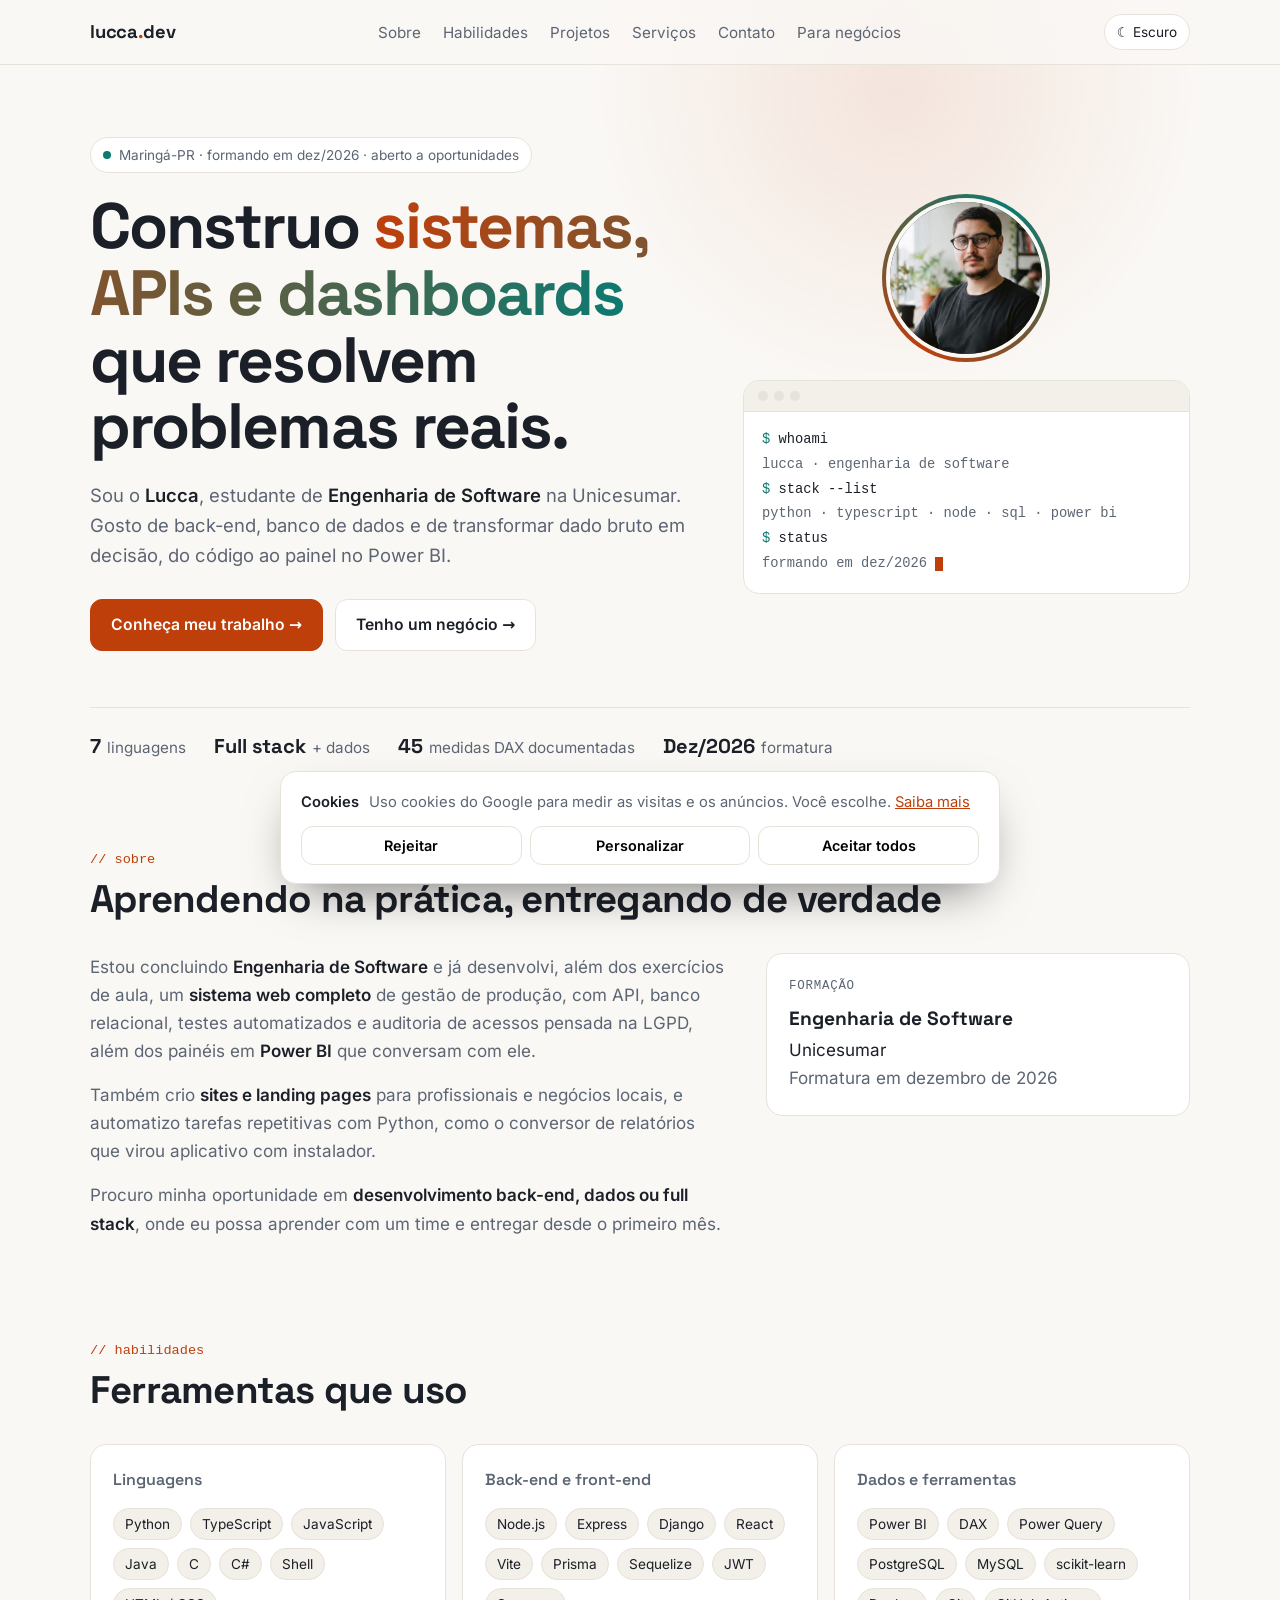
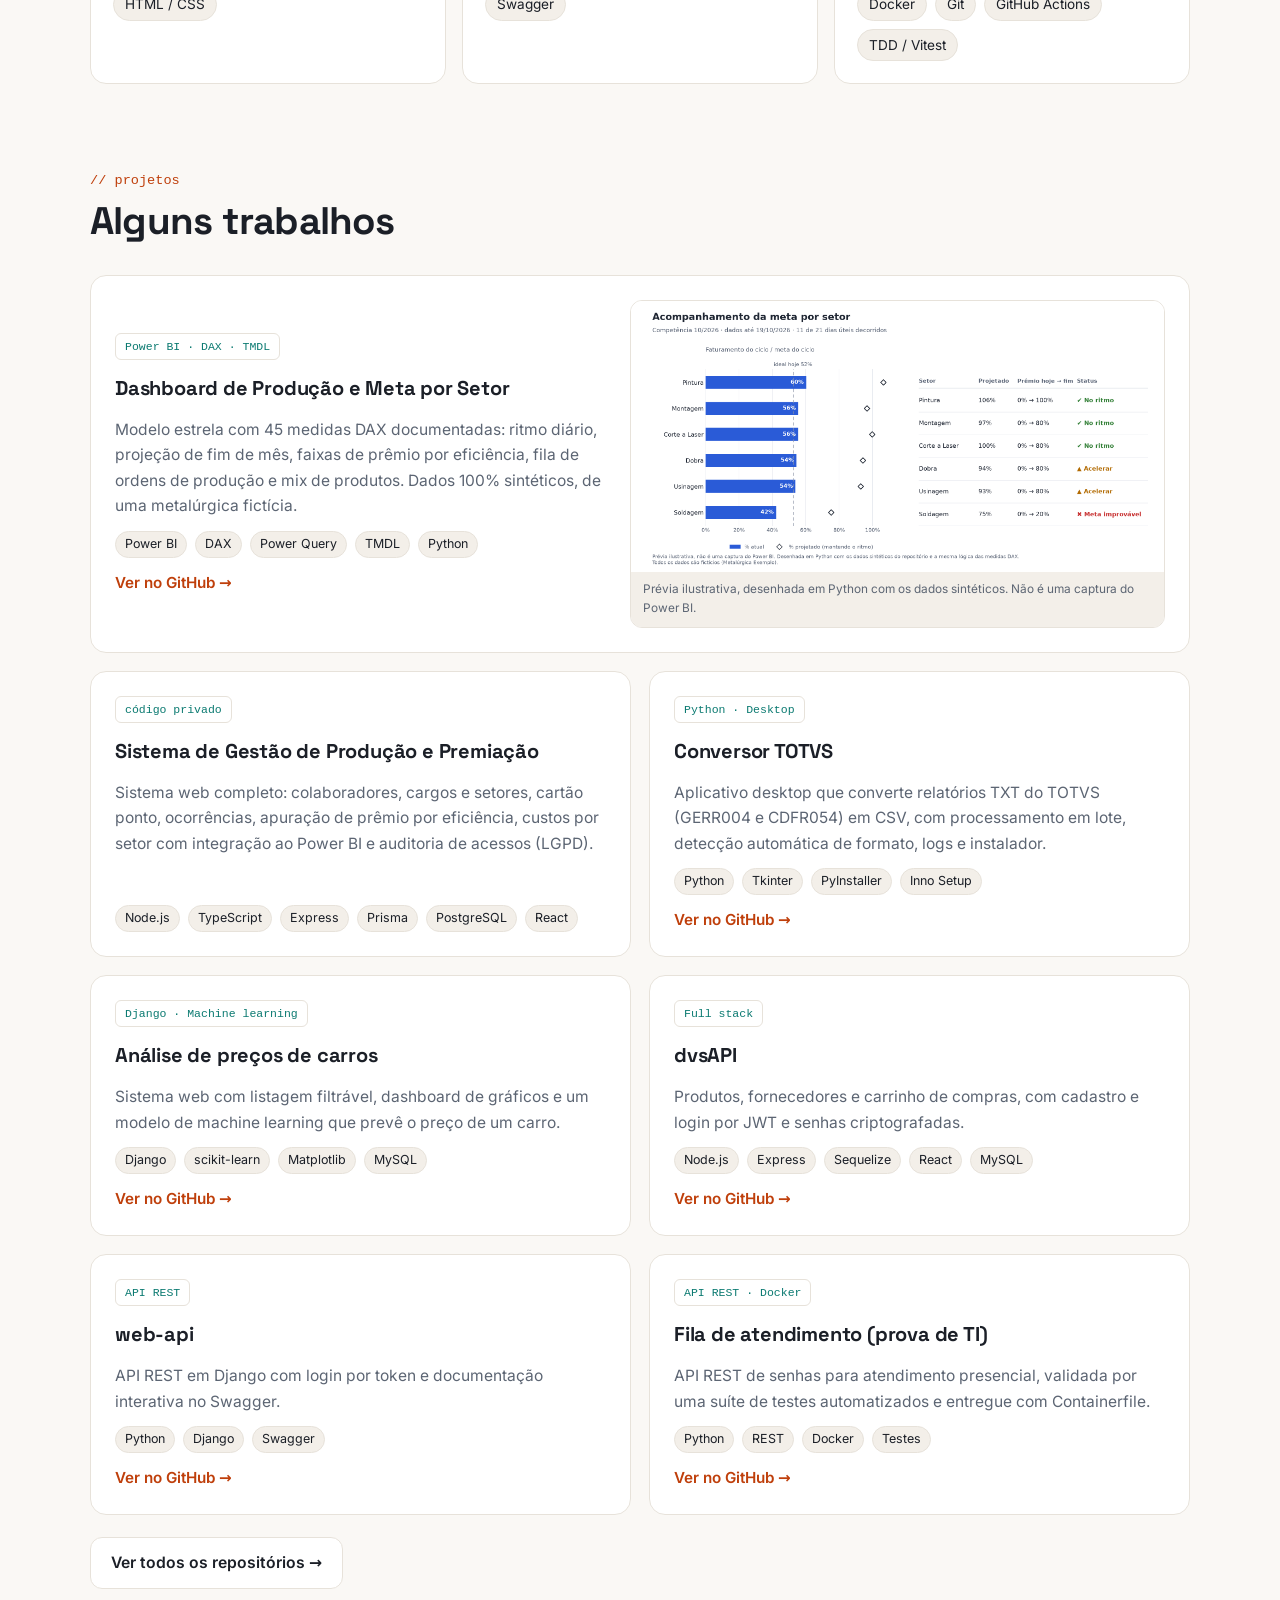
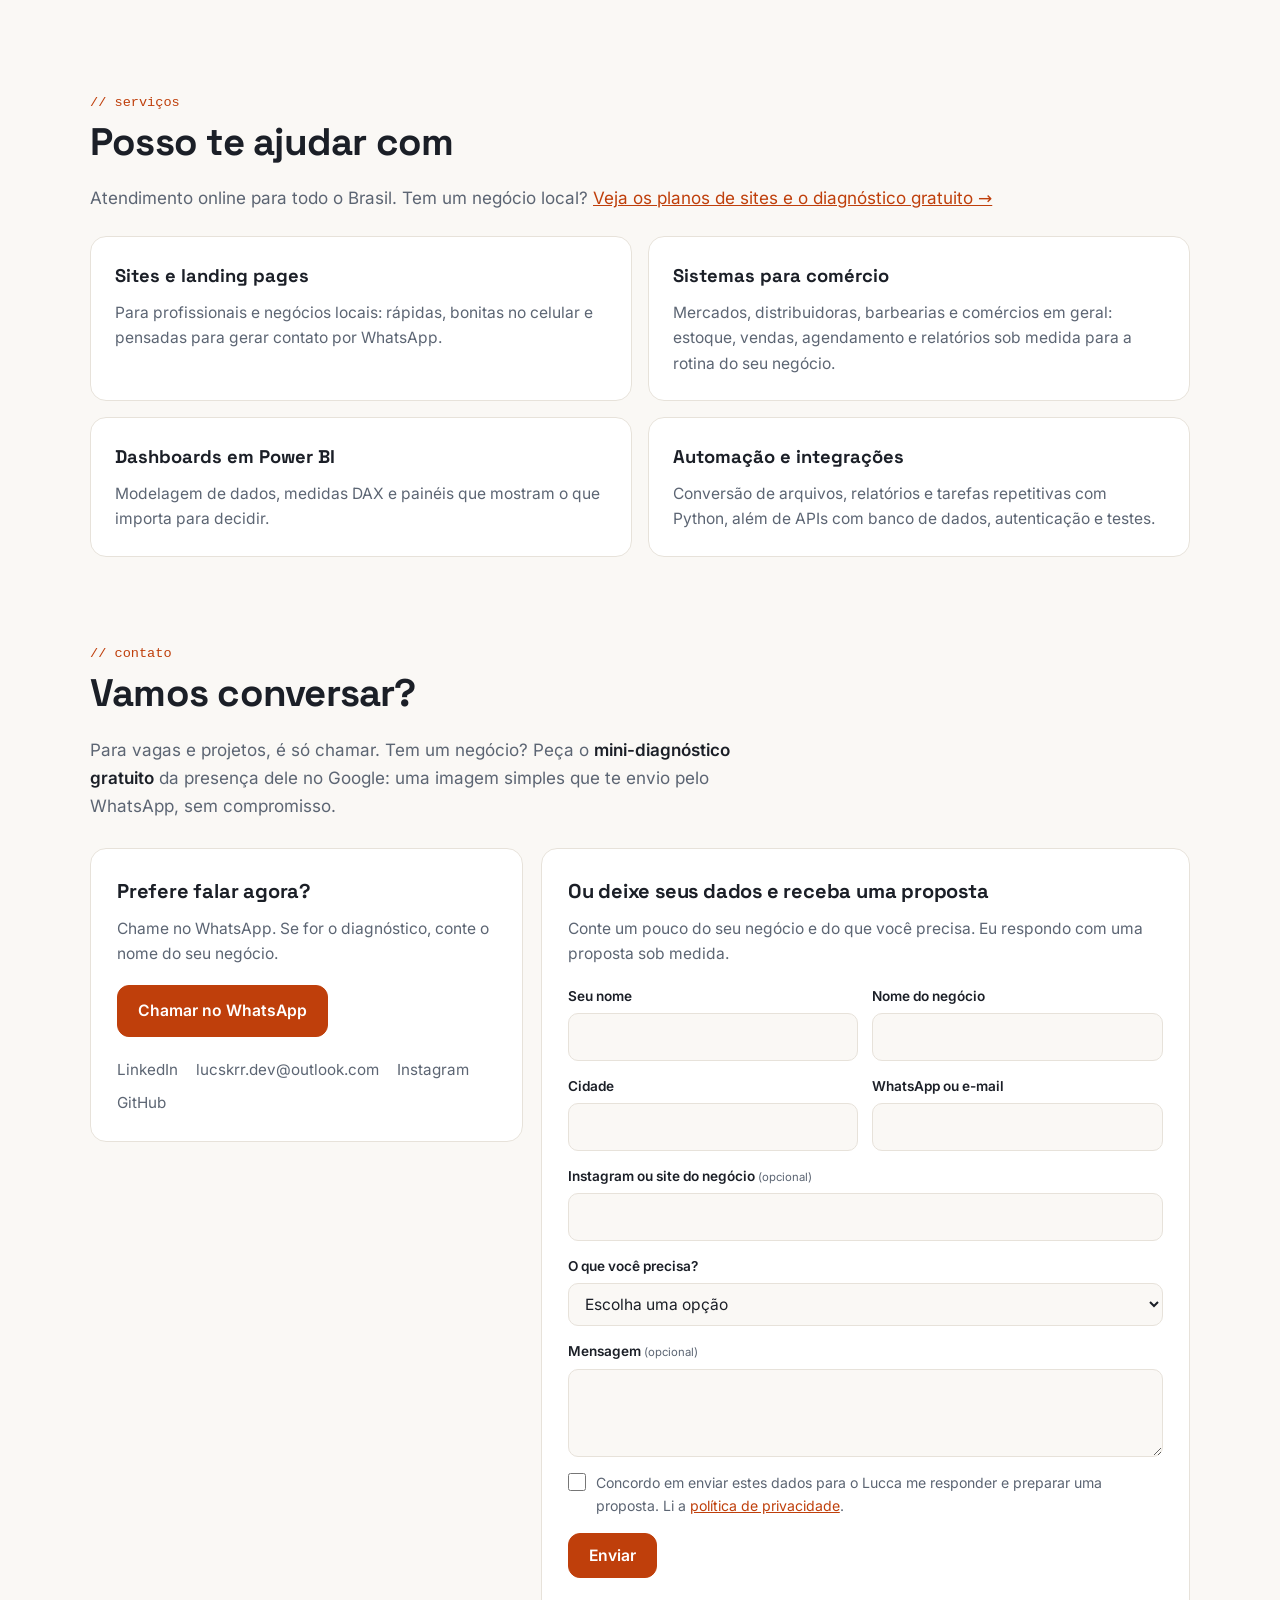
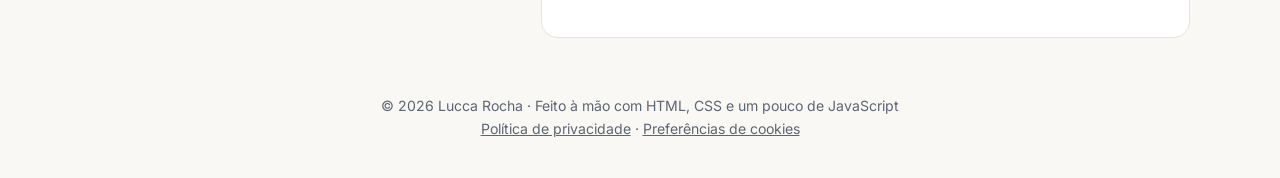
<file: index.html>
<!doctype html>
<html lang="pt-BR" class="no-js">
<head>
  <meta charset="utf-8">
  <meta name="viewport" content="width=device-width, initial-scale=1">
  <title>Lucca Rocha · Desenvolvedor de software em Maringá-PR</title>
  <meta name="description" content="Lucca Rocha, desenvolvedor em Maringá-PR: sistemas para comércio, sites, dashboards em Power BI e automação. Engenharia de Software (Unicesumar), formando em dez/2026.">
  <meta name="author" content="Lucca Rocha">
  <meta name="google-site-verification" content="VE6HJb8F0diXg99w1w1up6QpH2Xa2W8OvdayQqC94oE">
  <link rel="canonical" href="https://lucskrr.github.io/">
  <meta name="theme-color" content="#0f1217">
  <meta property="og:title" content="Lucca Rocha · Desenvolvedor de software em Maringá-PR">
  <meta property="og:description" content="Sistemas para comércio, sites, dashboards em Power BI e automação. Atendimento online para todo o Brasil.">
  <meta property="og:type" content="website">
  <meta property="og:url" content="https://lucskrr.github.io/">
  <meta property="og:locale" content="pt_BR">
  <meta property="og:image" content="https://lucskrr.github.io/assets/og.png">
  <meta property="og:image:width" content="1200">
  <meta property="og:image:height" content="630">
  <meta property="og:image:alt" content="Lucca Rocha, desenvolvedor de software em Maringá-PR">
  <meta name="twitter:card" content="summary_large_image">
  <link rel="icon" href="data:image/svg+xml,%3Csvg xmlns='http://www.w3.org/2000/svg' viewBox='0 0 64 64'%3E%3Crect width='64' height='64' rx='14' fill='%230f1217'/%3E%3Ctext x='32' y='44' font-family='sans-serif' font-size='34' font-weight='700' text-anchor='middle' fill='%23ff8f5a'%3EL%3C/text%3E%3C/svg%3E">
  <link rel="preload" href="assets/fonts/Inter.woff2" as="font" type="font/woff2" crossorigin>
  <link rel="preload" href="assets/fonts/SpaceGrotesk.woff2" as="font" type="font/woff2" crossorigin>
  <link rel="stylesheet" href="assets/fonts.css">
  <link rel="stylesheet" href="assets/style.css">
  <script src="assets/consent.js"></script>
  <script type="application/ld+json">
  {
    "@context": "https://schema.org",
    "@graph": [
      {
        "@type": "Person",
        "@id": "https://lucskrr.github.io/#lucca",
        "name": "Lucca Rocha",
        "url": "https://lucskrr.github.io/",
        "image": "https://lucskrr.github.io/assets/lucca.png",
        "jobTitle": "Desenvolvedor de software",
        "email": "mailto:lucskrr.dev@outlook.com",
        "address": { "@type": "PostalAddress", "addressLocality": "Maringá", "addressRegion": "PR", "addressCountry": "BR" },
        "knowsAbout": ["Python", "TypeScript", "Node.js", "SQL", "Power BI", "DAX", "Desenvolvimento web"],
        "sameAs": ["https://github.com/Lucskrr", "https://www.linkedin.com/in/lucca-rocha/", "https://www.instagram.com/lucskrr"]
      },
      {
        "@type": "ProfessionalService",
        "name": "Lucca Rocha · Desenvolvimento de software",
        "url": "https://lucskrr.github.io/",
        "image": "https://lucskrr.github.io/assets/og.png",
        "founder": { "@id": "https://lucskrr.github.io/#lucca" },
        "areaServed": { "@type": "Country", "name": "Brasil" },
        "address": { "@type": "PostalAddress", "addressLocality": "Maringá", "addressRegion": "PR", "addressCountry": "BR" },
        "description": "Sites e landing pages, sistemas para comércio, dashboards em Power BI e automação com Python."
      }
    ]
  }
  </script>
  <script>document.documentElement.classList.remove('no-js');</script>
</head>
<body>
  <a class="skip" href="#conteudo">Pular para o conteúdo</a>
  <div class="spotlight" aria-hidden="true"></div>

  <header class="nav">
    <div class="wrap">
      <a class="brand" href="#topo">lucca<span>.</span>dev</a>
      <nav aria-label="Principal">
        <ul>
          <li><a href="#sobre">Sobre</a></li>
          <li><a href="#habilidades">Habilidades</a></li>
          <li><a href="#projetos">Projetos</a></li>
          <li><a href="#servicos">Serviços</a></li>
          <li><a href="#contato">Contato</a></li>
          <li><a href="sites.html">Para negócios</a></li>
        </ul>
      </nav>
      <button class="theme-btn" id="tema" type="button" aria-label="Alternar tema claro e escuro">Tema</button>
    </div>
  </header>

  <main id="conteudo">
    <div class="wrap" id="topo">
      <div class="hero">
        <div>
          <span class="eyebrow"><span class="dot"></span> Maringá-PR · formando em dez/2026 · aberto a oportunidades</span>
          <h1>Construo <em>sistemas, APIs e dashboards</em> que resolvem problemas reais.</h1>
          <p class="lead">Sou o <strong>Lucca</strong>, estudante de <strong>Engenharia de Software</strong> na Unicesumar. Gosto de back-end, banco de dados e de transformar dado bruto em decisão, do código ao painel no Power BI.</p>
          <div class="cta">
            <a class="btn primary" href="#projetos">Conheça meu trabalho →</a>
            <a class="btn" data-goal="clique-topo-negocios" href="sites.html">Tenho um negócio →</a>
          </div>
        </div>
        <div class="hero-side">
          <div class="photo"><img src="assets/lucca.png" alt="Foto de Lucca Rocha" width="160" height="160"></div>
          <div class="terminal" role="img" aria-label="Terminal resumindo: Lucca, Engenharia de Software, stack em Python, TypeScript, Node, SQL e Power BI">
            <div class="terminal-bar"><i></i><i></i><i></i></div>
<pre><span class="p">$</span> <span class="v">whoami</span>
lucca · engenharia de software
<span class="p">$</span> <span class="v">stack --list</span>
python · typescript · node · sql · power bi
<span class="p">$</span> <span class="v">status</span>
formando em dez/2026 <span class="caret"></span></pre>
          </div>
        </div>
      </div>
      <div class="facts">
        <span><b>7</b>linguagens</span>
        <span><b>Full stack</b>+ dados</span>
        <span><b>45</b>medidas DAX documentadas</span>
        <span><b>Dez/2026</b>formatura</span>
      </div>
    </div>

    <section id="sobre">
      <div class="wrap">
        <div class="sec-head reveal"><span class="tag">// sobre</span><h2>Aprendendo na prática, entregando de verdade</h2></div>
        <div class="about reveal">
          <div>
            <p>Estou concluindo <strong>Engenharia de Software</strong> e já desenvolvi, além dos exercícios de aula, um <strong>sistema web completo</strong> de gestão de produção, com API, banco relacional, testes automatizados e auditoria de acessos pensada na LGPD, além dos painéis em <strong>Power BI</strong> que conversam com ele.</p>
            <p>Também crio <strong>sites e landing pages</strong> para profissionais e negócios locais, e automatizo tarefas repetitivas com Python, como o conversor de relatórios que virou aplicativo com instalador.</p>
            <p>Procuro minha oportunidade em <strong>desenvolvimento back-end, dados ou full stack</strong>, onde eu possa aprender com um time e entregar desde o primeiro mês.</p>
          </div>
          <div class="edu">
            <small>Formação</small>
            <strong>Engenharia de Software</strong>
            Unicesumar<br>
            <span style="color:var(--muted)">Formatura em dezembro de 2026</span>
          </div>
        </div>
      </div>
    </section>

    <section id="habilidades">
      <div class="wrap">
        <div class="sec-head reveal"><span class="tag">// habilidades</span><h2>Ferramentas que uso</h2></div>
        <div class="skills reveal">
          <div class="skill-group"><h3>Linguagens</h3><div class="chips">
            <span class="chip">Python</span><span class="chip">TypeScript</span><span class="chip">JavaScript</span><span class="chip">Java</span><span class="chip">C</span><span class="chip">C#</span><span class="chip">Shell</span><span class="chip">HTML / CSS</span></div></div>
          <div class="skill-group"><h3>Back-end e front-end</h3><div class="chips">
            <span class="chip">Node.js</span><span class="chip">Express</span><span class="chip">Django</span><span class="chip">React</span><span class="chip">Vite</span><span class="chip">Prisma</span><span class="chip">Sequelize</span><span class="chip">JWT</span><span class="chip">Swagger</span></div></div>
          <div class="skill-group"><h3>Dados e ferramentas</h3><div class="chips">
            <span class="chip">Power BI</span><span class="chip">DAX</span><span class="chip">Power Query</span><span class="chip">PostgreSQL</span><span class="chip">MySQL</span><span class="chip">scikit-learn</span><span class="chip">Docker</span><span class="chip">Git</span><span class="chip">GitHub Actions</span><span class="chip">TDD / Vitest</span></div></div>
        </div>
      </div>
    </section>

    <section id="projetos">
      <div class="wrap">
        <div class="sec-head reveal"><span class="tag">// projetos</span><h2>Alguns trabalhos</h2></div>
        <div class="projects">

          <article class="card featured reveal">
            <div style="display:grid;gap:12px">
              <span class="badge">Power BI · DAX · TMDL</span>
              <h3>Dashboard de Produção e Meta por Setor</h3>
              <p>Modelo estrela com 45 medidas DAX documentadas: ritmo diário, projeção de fim de mês, faixas de prêmio por eficiência, fila de ordens de produção e mix de produtos. Dados 100% sintéticos, de uma metalúrgica fictícia.</p>
              <div class="chips"><span class="chip">Power BI</span><span class="chip">DAX</span><span class="chip">Power Query</span><span class="chip">TMDL</span><span class="chip">Python</span></div>
              <a class="link" href="https://github.com/Lucskrr/powerbi-producao-dashboard" target="_blank" rel="noopener">Ver no GitHub →</a>
            </div>
            <figure class="shot" style="margin:0">
              <a href="assets/previa-dashboard.png" target="_blank" rel="noopener" aria-label="Abrir a prévia em tamanho real"><img src="assets/previa-dashboard.png" alt="Prévia do acompanhamento da meta por setor: barras de eficiência, projeção e status de cada setor" loading="lazy" width="1950" height="990"></a>
              <figcaption>Prévia ilustrativa, desenhada em Python com os dados sintéticos. Não é uma captura do Power BI.</figcaption>
            </figure>
          </article>

          <article class="card reveal">
            <span class="badge">código privado</span>
            <h3>Sistema de Gestão de Produção e Premiação</h3>
            <p>Sistema web completo: colaboradores, cargos e setores, cartão ponto, ocorrências, apuração de prêmio por eficiência, custos por setor com integração ao Power BI e auditoria de acessos (LGPD).</p>
            <div class="chips"><span class="chip">Node.js</span><span class="chip">TypeScript</span><span class="chip">Express</span><span class="chip">Prisma</span><span class="chip">PostgreSQL</span><span class="chip">React</span></div>
          </article>

          <article class="card reveal">
            <span class="badge">Python · Desktop</span>
            <h3>Conversor TOTVS</h3>
            <p>Aplicativo desktop que converte relatórios TXT do TOTVS (GERR004 e CDFR054) em CSV, com processamento em lote, detecção automática de formato, logs e instalador.</p>
            <div class="chips"><span class="chip">Python</span><span class="chip">Tkinter</span><span class="chip">PyInstaller</span><span class="chip">Inno Setup</span></div>
            <a class="link" href="https://github.com/Lucskrr/conversor-txt-csv" target="_blank" rel="noopener">Ver no GitHub →</a>
          </article>

          <article class="card reveal">
            <span class="badge">Django · Machine learning</span>
            <h3>Análise de preços de carros</h3>
            <p>Sistema web com listagem filtrável, dashboard de gráficos e um modelo de machine learning que prevê o preço de um carro.</p>
            <div class="chips"><span class="chip">Django</span><span class="chip">scikit-learn</span><span class="chip">Matplotlib</span><span class="chip">MySQL</span></div>
            <a class="link" href="https://github.com/Lucskrr/TESworkCar_price_prediction" target="_blank" rel="noopener">Ver no GitHub →</a>
          </article>

          <article class="card reveal">
            <span class="badge">Full stack</span>
            <h3>dvsAPI</h3>
            <p>Produtos, fornecedores e carrinho de compras, com cadastro e login por JWT e senhas criptografadas.</p>
            <div class="chips"><span class="chip">Node.js</span><span class="chip">Express</span><span class="chip">Sequelize</span><span class="chip">React</span><span class="chip">MySQL</span></div>
            <a class="link" href="https://github.com/Lucskrr/dvsAPI" target="_blank" rel="noopener">Ver no GitHub →</a>
          </article>

          <article class="card reveal">
            <span class="badge">API REST</span>
            <h3>web-api</h3>
            <p>API REST em Django com login por token e documentação interativa no Swagger.</p>
            <div class="chips"><span class="chip">Python</span><span class="chip">Django</span><span class="chip">Swagger</span></div>
            <a class="link" href="https://github.com/Lucskrr/web-api" target="_blank" rel="noopener">Ver no GitHub →</a>
          </article>

          <article class="card reveal">
            <span class="badge">API REST · Docker</span>
            <h3>Fila de atendimento (prova de TI)</h3>
            <p>API REST de senhas para atendimento presencial, validada por uma suíte de testes automatizados e entregue com Containerfile.</p>
            <div class="chips"><span class="chip">Python</span><span class="chip">REST</span><span class="chip">Docker</span><span class="chip">Testes</span></div>
            <a class="link" href="https://github.com/Lucskrr/prova-escola-ti" target="_blank" rel="noopener">Ver no GitHub →</a>
          </article>
        </div>
        <p class="more reveal"><a class="btn" href="https://github.com/Lucskrr?tab=repositories" target="_blank" rel="noopener">Ver todos os repositórios →</a></p>
      </div>
    </section>

    <section id="servicos">
      <div class="wrap">
        <div class="sec-head reveal"><span class="tag">// serviços</span><h2>Posso te ajudar com</h2></div>
        <p class="reveal" style="color:var(--muted);margin:-12px 0 24px">Atendimento online para todo o Brasil. Tem um negócio local? <a data-goal="clique-servicos-negocios" href="sites.html" style="color:var(--accent)">Veja os planos de sites e o diagnóstico gratuito →</a></p>
        <div class="services reveal">
          <div class="service"><h3>Sites e landing pages</h3><p>Para profissionais e negócios locais: rápidas, bonitas no celular e pensadas para gerar contato por WhatsApp.</p></div>
          <div class="service"><h3>Sistemas para comércio</h3><p>Mercados, distribuidoras, barbearias e comércios em geral: estoque, vendas, agendamento e relatórios sob medida para a rotina do seu negócio.</p></div>
          <div class="service"><h3>Dashboards em Power BI</h3><p>Modelagem de dados, medidas DAX e painéis que mostram o que importa para decidir.</p></div>
          <div class="service"><h3>Automação e integrações</h3><p>Conversão de arquivos, relatórios e tarefas repetitivas com Python, além de APIs com banco de dados, autenticação e testes.</p></div>
        </div>
      </div>
    </section>

    <section id="contato">
      <div class="wrap">
        <div class="sec-head reveal"><span class="tag">// contato</span><h2>Vamos conversar?</h2></div>
        <p class="sec-intro reveal">Para vagas e projetos, é só chamar. Tem um negócio? Peça o <strong>mini-diagnóstico gratuito</strong> da presença dele no Google: uma imagem simples que te envio pelo WhatsApp, sem compromisso.</p>
        <div class="diag reveal" id="diag">
          <div class="diag-card">
            <h3>Prefere falar agora?</h3>
            <p>Chame no WhatsApp. Se for o diagnóstico, conte o nome do seu negócio.</p>
            <a class="btn primary" data-wa data-goal="clique-whatsapp-contato" href="https://wa.me/5541998861768" target="_blank" rel="noopener">Chamar no WhatsApp</a>
            <ul class="canais" aria-label="Outros canais">
              <li><a data-goal="clique-linkedin" href="https://www.linkedin.com/in/lucca-rocha/" target="_blank" rel="noopener">LinkedIn</a></li>
              <li><a data-goal="clique-email" href="mailto:lucskrr.dev@outlook.com">lucskrr.dev@outlook.com</a></li>
              <li><a href="https://www.instagram.com/lucskrr" target="_blank" rel="noopener">Instagram</a></li>
              <li><a href="https://github.com/Lucskrr" target="_blank" rel="noopener">GitHub</a></li>
            </ul>
          </div>
          <form class="diag-card" id="form-contato" method="post" action="" data-endpoint="https://formspree.io/f/mjygdowa" novalidate>
            <h3>Ou deixe seus dados e receba uma proposta</h3>
            <p>Conte um pouco do seu negócio e do que você precisa. Eu respondo com uma proposta sob medida.</p>
            <div class="form-grid">
              <div class="field"><label for="f-nome">Seu nome</label><input id="f-nome" name="nome" type="text" autocomplete="name" required maxlength="80"></div>
              <div class="field"><label for="f-negocio">Nome do negócio</label><input id="f-negocio" name="negocio" type="text" required maxlength="80"></div>
              <div class="field"><label for="f-cidade">Cidade</label><input id="f-cidade" name="cidade" type="text" autocomplete="address-level2" required maxlength="60"></div>
              <div class="field"><label for="f-contato">WhatsApp ou e-mail</label><input id="f-contato" name="contato" type="text" autocomplete="off" required maxlength="80"></div>
              <div class="field full"><label for="f-presenca">Instagram ou site do negócio <small>(opcional)</small></label><input id="f-presenca" name="presenca" type="text" maxlength="120"></div>
              <div class="field full"><label for="f-interesse">O que você precisa?</label>
                <select id="f-interesse" name="interesse" required>
                  <option value="">Escolha uma opção</option>
                  <option>Diagnóstico gratuito de presença no Google</option>
                  <option>Site ou landing page</option>
                  <option>Sistema para o meu comércio (estoque, vendas, agenda)</option>
                  <option>Painel de dados (Power BI)</option>
                  <option>Automação de tarefas</option>
                  <option>Outro</option>
                </select></div>
              <div class="field full"><label for="f-mensagem">Mensagem <small>(opcional)</small></label><textarea id="f-mensagem" name="mensagem" maxlength="600"></textarea></div>
              <div class="hp" aria-hidden="true"><label>Não preencha <input type="text" name="_gotcha" tabindex="-1" autocomplete="off"></label></div>
              <input type="hidden" name="origem" value="">
              <input type="hidden" name="_subject" value="Novo contato pelo site">
              <div class="field full"><label class="consent"><input type="checkbox" name="consentimento" value="sim" required>
                <span>Concordo em enviar estes dados para o Lucca me responder e preparar uma proposta. Li a <a href="privacidade.html" target="_blank" rel="noopener">política de privacidade</a>.</span></label></div>
            </div>
            <button class="btn primary" type="submit" style="margin-top:16px">Enviar</button>
            <div class="form-status" id="form-status" role="status" aria-live="polite"></div>
          </form>
        </div>
      </div>
    </section>
  </main>

  <footer><div class="wrap">© 2026 Lucca Rocha · Feito à mão com HTML, CSS e um pouco de JavaScript<br><a href="privacidade.html">Política de privacidade</a> · <button type="button" class="link-cookies" data-cookies hidden>Preferências de cookies</button></div></footer>

  <script src="assets/script.js"></script>
  <script data-goatcounter="https://lucskrr.goatcounter.com/count" async src="https://gc.zgo.at/count.js"></script>
</body>
</html>
</file>
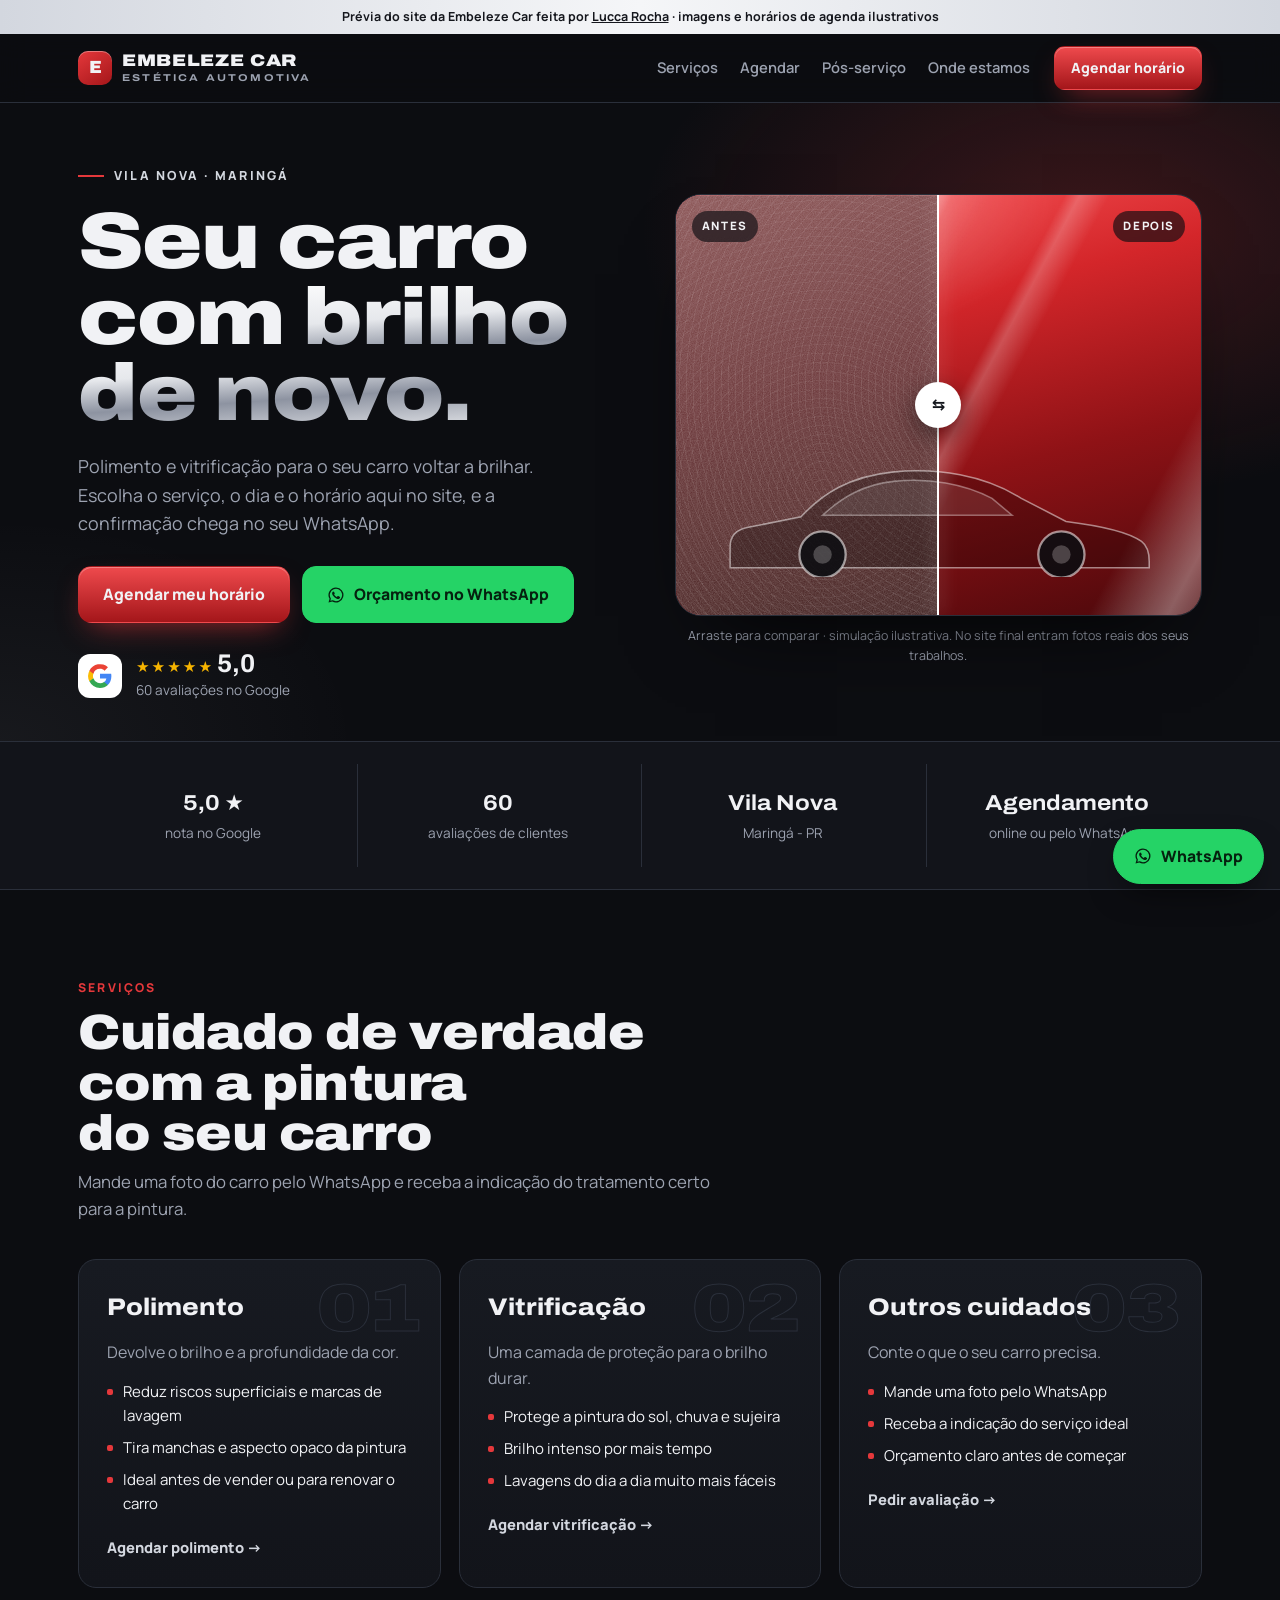
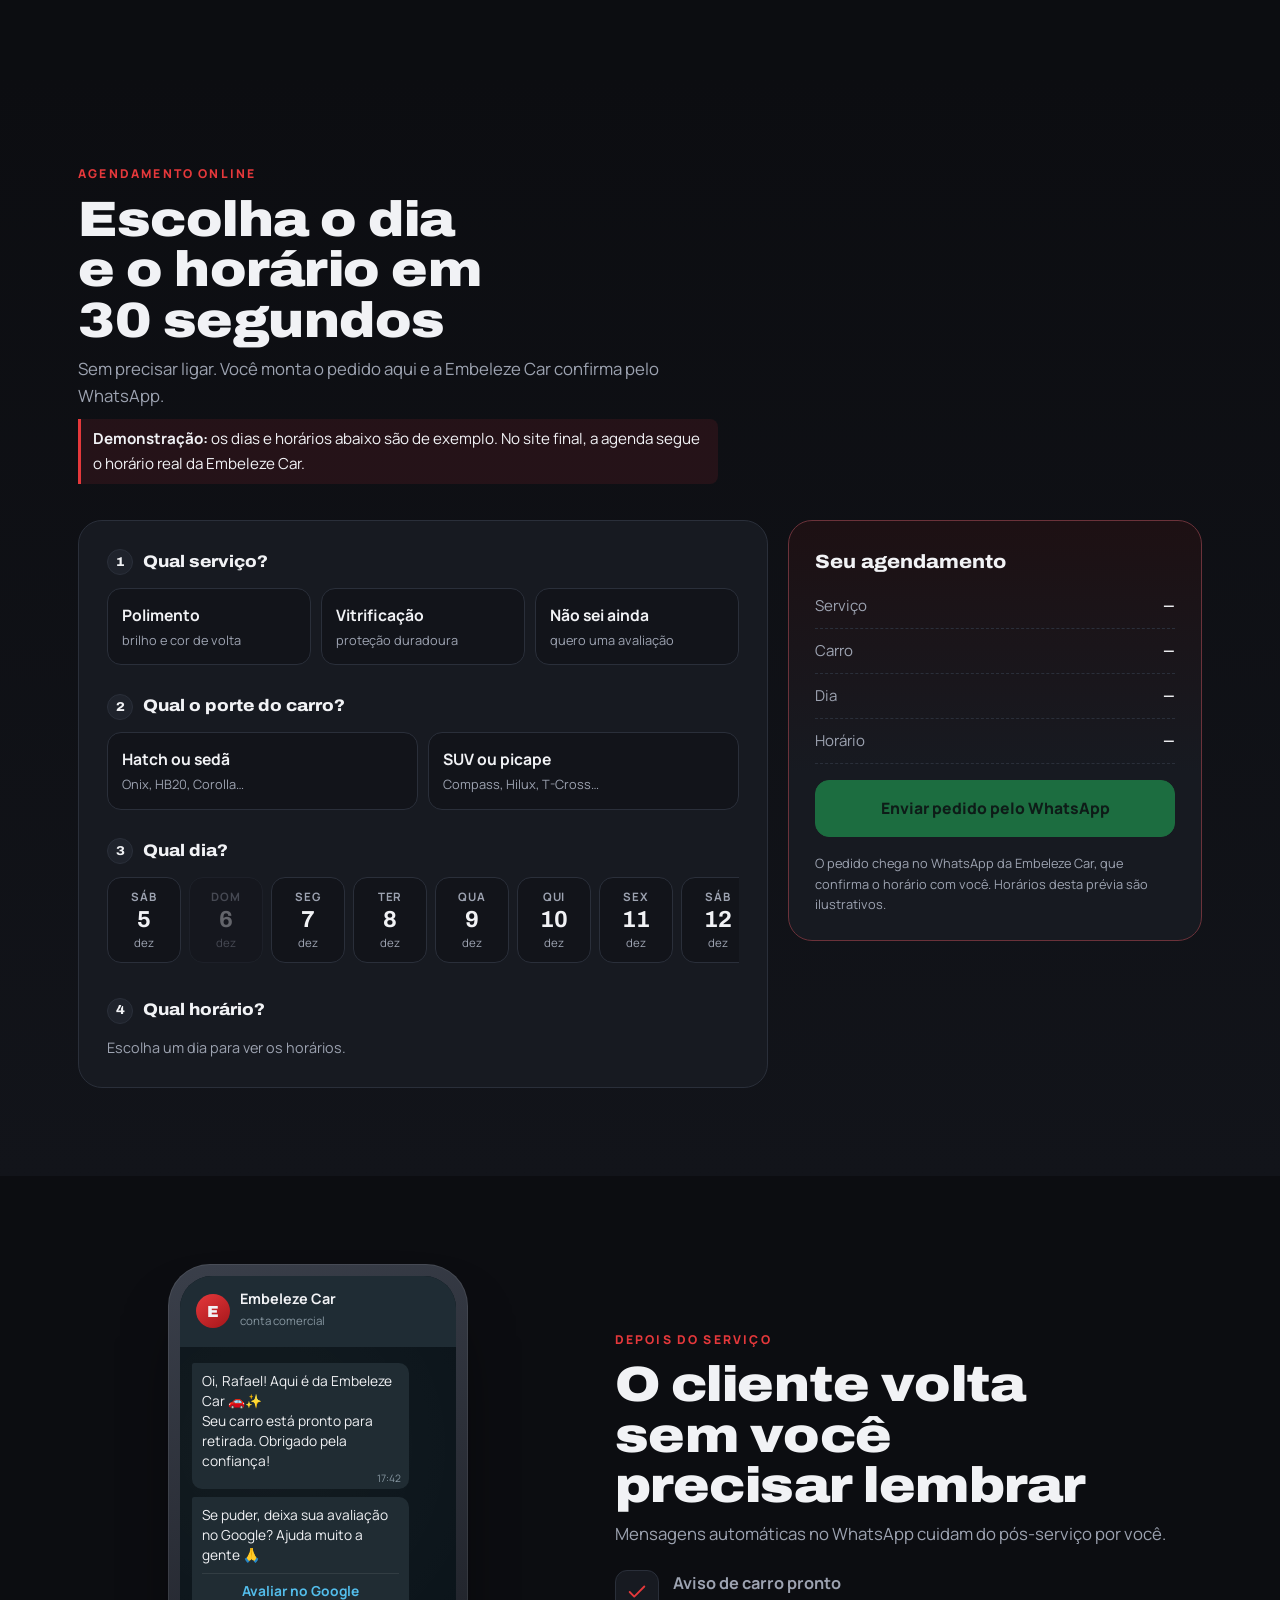
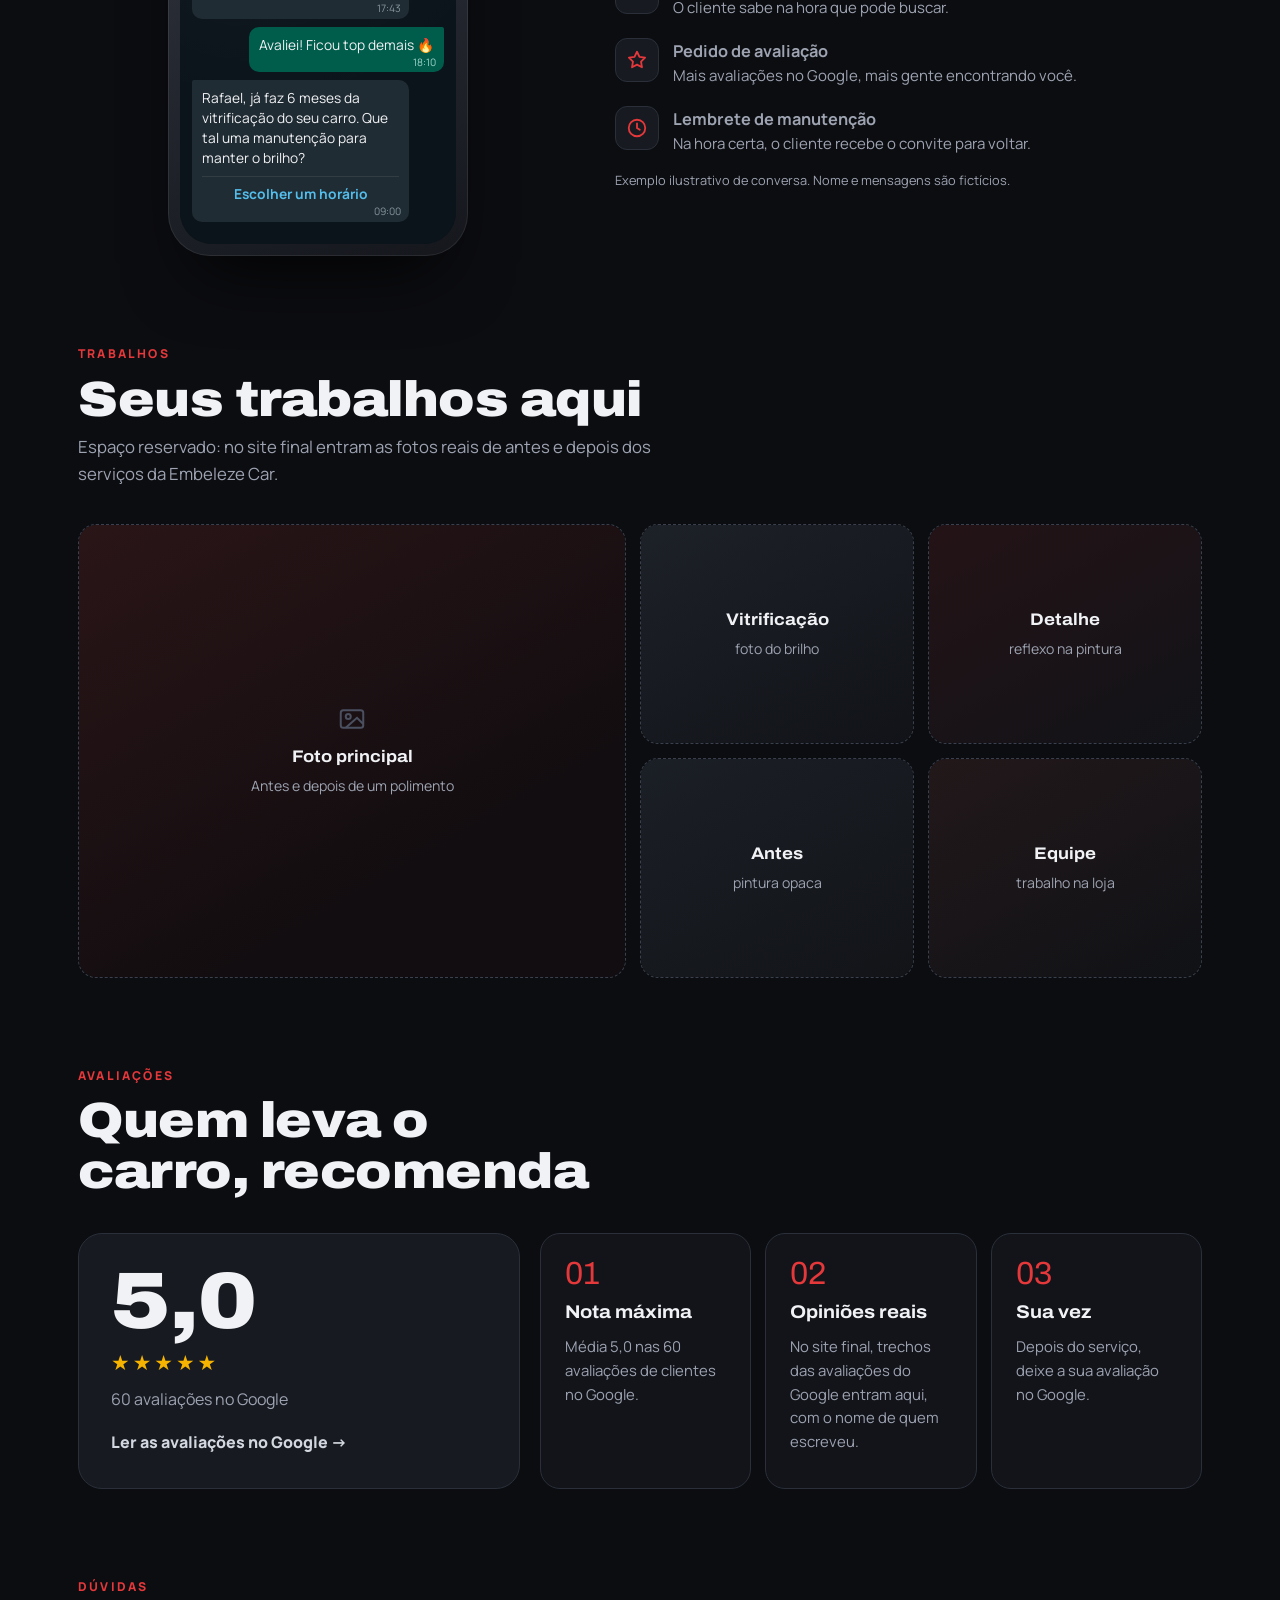
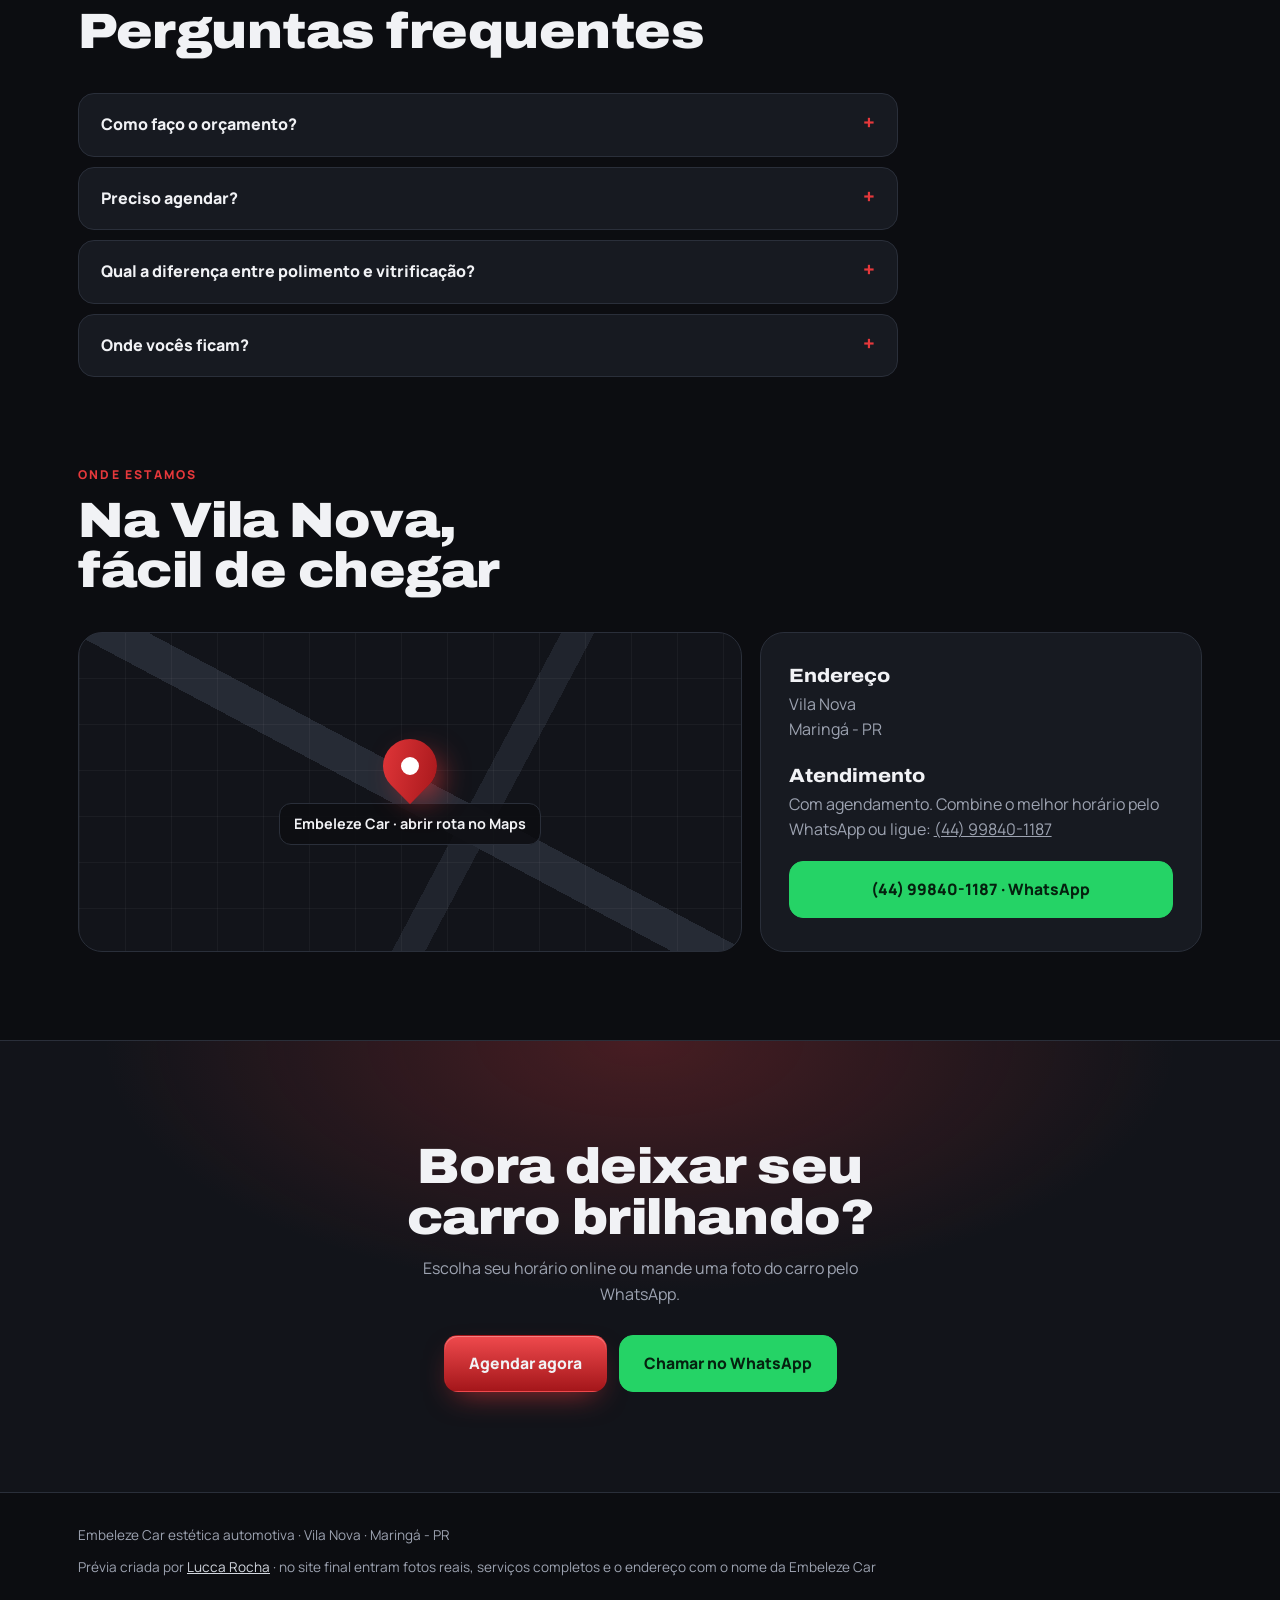
<file: previa/embeleze-car/index.html>
<!doctype html>
<html lang="pt-BR">
<head>
  <meta charset="utf-8">
  <meta name="viewport" content="width=device-width, initial-scale=1, viewport-fit=cover">
  <title>Embeleze Car · Estética automotiva em Maringá (prévia)</title>
  <meta name="robots" content="noindex, nofollow">
  <meta name="description" content="Prévia do site da Embeleze Car, estética automotiva na Vila Nova, em Maringá: polimento, vitrificação e agendamento online.">
  <meta name="theme-color" content="#0c0d11">
  <meta property="og:title" content="Embeleze Car · Estética automotiva em Maringá (prévia)">
  <meta property="og:description" content="Prévia do site da Embeleze Car, na Vila Nova: serviços, agendamento pelo WhatsApp e avaliações do Google.">
  <meta property="og:type" content="website">
  <meta property="og:url" content="https://lucskrr.github.io/previa/embeleze-car/">
  <meta property="og:locale" content="pt_BR">
  <meta property="og:image" content="https://lucskrr.github.io/previa/embeleze-car/og.png">
  <meta property="og:image:width" content="1200">
  <meta property="og:image:height" content="630">
  <meta property="og:image:alt" content="Topo da prévia do site da Embeleze Car">
  <meta name="twitter:card" content="summary_large_image">
  <link rel="preconnect" href="https://fonts.googleapis.com">
  <link rel="preconnect" href="https://fonts.gstatic.com" crossorigin>
  <link rel="stylesheet" href="https://fonts.googleapis.com/css2?family=Archivo:wdth,wght@100..125,400..900&family=Manrope:wght@400;500;600;700;800&display=swap">
  <link rel="icon" href="data:image/svg+xml,%3Csvg xmlns='http://www.w3.org/2000/svg' viewBox='0 0 64 64'%3E%3Crect width='64' height='64' rx='14' fill='%230c0d11'/%3E%3Ctext x='32' y='44' font-family='sans-serif' font-size='32' font-weight='900' text-anchor='middle' fill='%23e5383b'%3EE%3C/text%3E%3C/svg%3E">
  <style>
    /* layout: estúdio de detalhamento à noite. Hero dividido (texto + painel de pintura com antes/depois), faixa de confiança,
       serviços, agendamento em etapas, lembrete automático no celular, galeria, avaliações, perguntas, local e horário. */
    :root {
      --bg: #0c0d11;           /* grafite de estúdio */
      --bg-2: #12141a;
      --surface: #171a21;
      --surface-2: #1f232c;
      --line: #2a2f3a;
      --text: #f1f2f5;
      --muted: #9da3b1;
      --red: #e5383b;          /* vermelho verniz */
      --red-2: #a4161a;
      --chrome: #d3d7df;
      --ok: #2fd27a;
      --wa: #25d366;
      --f-display: "Archivo", "Arial Narrow", system-ui, sans-serif;
      --f-body: "Manrope", system-ui, -apple-system, "Segoe UI", sans-serif;
      --r: 18px;
      color-scheme: dark;
    }
    * { box-sizing: border-box; margin: 0; padding: 0; }
    html { scroll-behavior: smooth; }
    body { background: var(--bg); color: var(--text); font-family: var(--f-body); font-size: 16px; line-height: 1.6; -webkit-font-smoothing: antialiased; overflow-x: hidden; }
    a { color: inherit; }
    button { font: inherit; color: inherit; cursor: pointer; }
    img, svg { max-width: 100%; display: block; }
    :focus-visible { outline: 2px solid var(--red); outline-offset: 3px; border-radius: 8px; }
    .wrap { width: min(1160px, 100%); margin-inline: auto; padding-left: max(18px, env(safe-area-inset-left, 0px)); padding-right: max(18px, env(safe-area-inset-right, 0px)); }

    /* faixa de prévia */
    .previa { background: linear-gradient(90deg, #d3d7df, #f5f6f8 50%, #d3d7df); color: #15171d; font-size: 0.78rem; font-weight: 700; text-align: center; padding: 7px 16px; }
    .previa a { color: #15171d; }

    /* cabeçalho */
    header { position: sticky; top: 0; z-index: 30; background: color-mix(in srgb, var(--bg) 82%, transparent); backdrop-filter: blur(14px); border-bottom: 1px solid var(--line); }
    header .wrap { display: flex; align-items: center; gap: 24px; height: 68px; }
    .logo { display: flex; align-items: center; gap: 10px; text-decoration: none; }
    .logo i { width: 34px; height: 34px; border-radius: 10px; background: linear-gradient(145deg, var(--red), var(--red-2)); display: grid; place-items: center; font-style: normal; font-family: var(--f-display); font-weight: 900; font-size: 1.1rem; box-shadow: inset 0 1px 0 rgba(255,255,255,.35); }
    .logo b { font-family: var(--f-display); font-stretch: 120%; font-weight: 900; font-size: 1.05rem; letter-spacing: 0.04em; text-transform: uppercase; line-height: 1; }
    .logo b small { display: block; font-size: 0.62rem; letter-spacing: 0.22em; color: var(--muted); font-weight: 700; margin-top: 3px; }
    nav { margin-left: auto; display: flex; gap: 22px; }
    nav a { text-decoration: none; color: var(--muted); font-size: 0.92rem; font-weight: 600; transition: color .2s; }
    nav a:hover { color: var(--text); }

    .btn { display: inline-flex; align-items: center; justify-content: center; gap: 9px; text-decoration: none; font-weight: 800; font-size: 0.98rem; padding: 15px 24px; border-radius: 14px; border: 1px solid var(--line); background: var(--surface); transition: transform .15s, border-color .2s, background .2s; white-space: nowrap; }
    .btn:hover { transform: translateY(-2px); border-color: var(--chrome); }
    .btn.red { background: linear-gradient(180deg, #ef4a4d, var(--red-2)); border-color: transparent; box-shadow: 0 12px 30px -12px rgba(229,56,59,.7), inset 0 1px 0 rgba(255,255,255,.3); }
    .btn.wa { background: var(--wa); border-color: var(--wa); color: #05210f; }
    .btn.sm { padding: 10px 16px; font-size: 0.88rem; border-radius: 11px; }
    .btn svg { width: 18px; height: 18px; flex: none; }

    /* hero */
    .hero { position: relative; padding: 56px 0 40px; overflow: hidden; }
    .hero::before { content: ""; position: absolute; inset: 0; background:
        radial-gradient(50% 60% at 85% 20%, rgba(229,56,59,.22), transparent 70%),
        radial-gradient(40% 50% at 0% 100%, rgba(211,215,223,.06), transparent 70%); pointer-events: none; }
    .hero .wrap { position: relative; display: grid; grid-template-columns: 1.02fr 0.98fr; gap: 48px; align-items: center; }
    .eyebrow { display: inline-flex; align-items: center; gap: 10px; font-size: 0.78rem; letter-spacing: 0.18em; text-transform: uppercase; color: var(--chrome); font-weight: 800; }
    .eyebrow::before { content: ""; width: 26px; height: 2px; background: var(--red); }
    h1 { font-family: var(--f-display); font-stretch: 115%; font-weight: 900; font-size: clamp(2.7rem, 6.4vw, 5rem); line-height: 0.95; letter-spacing: -0.015em; margin: 18px 0 20px; text-wrap: balance; }
    h1 em { font-style: normal; background: linear-gradient(176deg, #ffffff 0%, #e6e8ec 38%, #8d93a1 62%, #f3f4f6 100%); -webkit-background-clip: text; background-clip: text; color: transparent; }
    .lead { color: var(--muted); font-size: 1.12rem; max-width: 44ch; }
    .cta { display: flex; flex-wrap: wrap; gap: 12px; margin-top: 28px; }
    .selo { margin-top: 28px; display: flex; align-items: center; gap: 14px; }
    .selo .g { width: 44px; height: 44px; border-radius: 12px; background: #fff; display: grid; place-items: center; flex: none; }
    .selo b { font-family: var(--f-display); font-size: 1.6rem; line-height: 1; }
    .selo .estrelas { color: #f6b400; letter-spacing: 2px; font-size: 0.95rem; }
    .selo small { display: block; color: var(--muted); font-size: 0.85rem; }

    /* painel de pintura: antes e depois */
    .painel { position: relative; aspect-ratio: 5 / 4; max-width: 100%; border-radius: 26px; overflow: hidden; border: 1px solid var(--line); box-shadow: 0 40px 80px -40px rgba(0,0,0,.9); user-select: none; touch-action: pan-y; }
    .camada { position: absolute; inset: 0; }
    .camada.depois { background:
        linear-gradient(118deg, transparent 30%, rgba(255,255,255,.55) 33%, rgba(255,255,255,.08) 37%, transparent 42%),
        linear-gradient(118deg, transparent 52%, rgba(255,255,255,.22) 54%, transparent 58%),
        radial-gradient(120% 80% at 20% 0%, rgba(255,255,255,.35), transparent 45%),
        linear-gradient(165deg, #ff5a5d 0%, #d4262a 32%, #8f1216 64%, #4a080b 100%); }
    .camada.depois::after { content: ""; position: absolute; inset: 0; background: linear-gradient(118deg, transparent 0 40%, rgba(255,255,255,.35) 45%, transparent 50% 100%); background-size: 260% 100%; animation: brilho 5.5s ease-in-out infinite; mix-blend-mode: screen; }
    @keyframes brilho { 0% { background-position: 120% 0; } 60%, 100% { background-position: -120% 0; } }
    .camada.antes { background:
        url("data:image/svg+xml,%3Csvg xmlns='http://www.w3.org/2000/svg' width='220' height='220'%3E%3Cfilter id='n'%3E%3CfeTurbulence type='fractalNoise' baseFrequency='.9' numOctaves='2' stitchTiles='stitch'/%3E%3CfeColorMatrix values='0 0 0 0 1 0 0 0 0 1 0 0 0 0 1 0 0 0 .22 0'/%3E%3C/filter%3E%3Crect width='100%25' height='100%25' filter='url(%23n)'/%3E%3C/svg%3E"),
        repeating-radial-gradient(circle at 62% 46%, rgba(255,255,255,.07) 0 1px, transparent 1px 7px),
        repeating-radial-gradient(circle at 28% 70%, rgba(255,255,255,.05) 0 1px, transparent 1px 9px),
        linear-gradient(165deg, #9a4a4c 0%, #7b2e31 40%, #57201f 75%, #3a1717 100%);
      filter: saturate(.7); clip-path: inset(0 50% 0 0); }
    .painel .rotulo { position: absolute; top: 16px; font-size: 0.72rem; font-weight: 800; letter-spacing: 0.14em; text-transform: uppercase; padding: 6px 10px; border-radius: 999px; background: rgba(12,13,17,.65); backdrop-filter: blur(6px); }
    .painel .rotulo.a { left: 16px; } .painel .rotulo.d { right: 16px; }
    .painel .carro { position: absolute; left: 6%; right: 6%; bottom: 9%; opacity: .9; pointer-events: none; }
    .divisor { position: absolute; top: 0; bottom: 0; left: 50%; width: 2px; background: #fff; transform: translateX(-1px); box-shadow: 0 0 18px rgba(255,255,255,.6); pointer-events: none; }
    .divisor span { position: absolute; top: 50%; left: 50%; width: 46px; height: 46px; margin: -23px 0 0 -23px; border-radius: 50%; background: #fff; color: #15171d; display: grid; place-items: center; font-weight: 900; box-shadow: 0 8px 24px rgba(0,0,0,.45); }
    .painel input[type=range] { position: absolute; inset: 0; width: 100%; height: 100%; opacity: 0; cursor: ew-resize; }
    .nota-sim { margin-top: 10px; font-size: 0.78rem; color: var(--muted); text-align: center; }

    /* faixa de confiança */
    .faixa { border-block: 1px solid var(--line); background: var(--bg-2); }
    .faixa .wrap { display: grid; grid-template-columns: repeat(4, 1fr); }
    .faixa div { padding: 22px 12px; display: grid; gap: 2px; text-align: center; border-left: 1px solid var(--line); }
    .faixa div:first-child { border-left: 0; }
    .faixa b { font-family: var(--f-display); font-stretch: 112%; font-size: 1.35rem; }
    .faixa span { color: var(--muted); font-size: 0.85rem; }

    section { padding: 88px 0; }
    .tit { display: grid; gap: 10px; margin-bottom: 36px; max-width: 640px; }
    .tag { font-size: 0.76rem; letter-spacing: 0.18em; text-transform: uppercase; color: var(--red); font-weight: 800; }
    h2 { font-family: var(--f-display); font-stretch: 112%; font-weight: 900; font-size: clamp(2rem, 4.6vw, 3.1rem); line-height: 1.02; letter-spacing: -0.01em; text-wrap: balance; }
    .tit p { color: var(--muted); font-size: 1.05rem; }
    .tit p.aviso-demo { font-size: 0.95rem; color: var(--text); border-left: 3px solid var(--red); padding: 8px 12px; background: color-mix(in srgb, var(--red) 10%, transparent); border-radius: 0 8px 8px 0; }

    /* serviços */
    .servicos { display: grid; grid-template-columns: repeat(3, 1fr); gap: 18px; }
    .servico { position: relative; background: linear-gradient(180deg, var(--surface), var(--bg-2)); border: 1px solid var(--line); border-radius: var(--r); padding: 28px; display: grid; gap: 14px; align-content: start; overflow: hidden; transition: border-color .2s, transform .2s; }
    .servico:hover { border-color: color-mix(in srgb, var(--red) 60%, var(--line)); transform: translateY(-4px); }
    .servico .num { font-family: var(--f-display); font-stretch: 125%; font-weight: 900; font-size: 4.2rem; line-height: .8; color: transparent; -webkit-text-stroke: 1px var(--line); position: absolute; right: 20px; top: 22px; }
    .servico h3 { font-family: var(--f-display); font-stretch: 112%; font-size: 1.5rem; font-weight: 800; }
    .servico p { color: var(--muted); }
    .servico ul { list-style: none; display: grid; gap: 8px; font-size: 0.94rem; }
    .servico li { display: flex; gap: 10px; align-items: baseline; }
    .servico li::before { content: ""; width: 6px; height: 6px; border-radius: 2px; background: var(--red); flex: none; transform: translateY(-2px); }
    .servico .acao { margin-top: 6px; color: var(--chrome); font-weight: 800; font-size: 0.92rem; text-decoration: none; display: inline-flex; gap: 6px; }
    .servico .acao:hover { color: #fff; }

    /* agendamento */
    #agendar { background: linear-gradient(180deg, var(--bg), var(--bg-2)); }
    .agenda { display: grid; grid-template-columns: 1.25fr 0.75fr; gap: 20px; align-items: start; }
    .agenda > *, .etapa, .hero .wrap > *, .lembrete > *, .local > *, .aval > * { min-width: 0; }
    .etapas { background: var(--surface); border: 1px solid var(--line); border-radius: 24px; padding: 28px; display: grid; gap: 28px; }
    .etapa h4 { font-family: var(--f-display); font-stretch: 110%; font-size: 1.05rem; font-weight: 800; margin-bottom: 12px; display: flex; gap: 10px; align-items: center; }
    .etapa h4 i { font-style: normal; width: 26px; height: 26px; border-radius: 50%; background: var(--surface-2); border: 1px solid var(--line); display: grid; place-items: center; font-size: 0.8rem; }
    .etapa.feita h4 i { background: var(--red); border-color: var(--red); }
    .opcoes { display: grid; grid-template-columns: repeat(3, 1fr); gap: 10px; }
    .opcoes.dois { grid-template-columns: repeat(2, 1fr); }
    .op { background: var(--bg-2); border: 1px solid var(--line); border-radius: 14px; padding: 14px; text-align: left; display: grid; gap: 2px; transition: border-color .15s, background .15s; }
    .op b { font-size: 0.98rem; }
    .op small { color: var(--muted); font-size: 0.8rem; }
    .op:hover { border-color: var(--chrome); }
    .op[aria-pressed="true"] { border-color: var(--red); background: color-mix(in srgb, var(--red) 12%, var(--bg-2)); }
    .dias { display: grid; grid-auto-flow: column; grid-auto-columns: 74px; gap: 8px; overflow-x: auto; padding-bottom: 6px; scrollbar-width: thin; }
    .dia { background: var(--bg-2); border: 1px solid var(--line); border-radius: 14px; padding: 10px 6px; display: grid; gap: 1px; text-align: center; }
    .dia small { color: var(--muted); font-size: 0.72rem; text-transform: uppercase; letter-spacing: .06em; font-weight: 700; }
    .dia b { font-family: var(--f-display); font-size: 1.45rem; line-height: 1.1; }
    .dia span { font-size: 0.72rem; color: var(--muted); }
    .dia[aria-pressed="true"] { border-color: var(--red); background: color-mix(in srgb, var(--red) 14%, var(--bg-2)); }
    .dia:disabled { opacity: .35; cursor: not-allowed; }
    .horas { display: flex; flex-wrap: wrap; gap: 8px; }
    .hora { background: var(--bg-2); border: 1px solid var(--line); border-radius: 10px; padding: 9px 14px; font-weight: 700; font-variant-numeric: tabular-nums; }
    .hora[aria-pressed="true"] { border-color: var(--red); background: color-mix(in srgb, var(--red) 14%, var(--bg-2)); }
    .hora:disabled { opacity: .3; text-decoration: line-through; cursor: not-allowed; }
    .vazio-h { color: var(--muted); font-size: 0.9rem; }
    .resumo { position: sticky; top: 90px; background: linear-gradient(180deg, #1d1013, var(--surface) 60%); border: 1px solid color-mix(in srgb, var(--red) 35%, var(--line)); border-radius: 24px; padding: 26px; display: grid; gap: 16px; }
    .resumo h4 { font-family: var(--f-display); font-stretch: 110%; font-size: 1.2rem; font-weight: 800; }
    .resumo dl { display: grid; gap: 10px; }
    .resumo dl div { display: flex; justify-content: space-between; gap: 12px; border-bottom: 1px dashed var(--line); padding-bottom: 10px; font-size: 0.94rem; }
    .resumo dt { color: var(--muted); }
    .resumo dd { font-weight: 700; text-align: right; }
    .resumo .btn { width: 100%; }
    .resumo .btn[aria-disabled="true"] { opacity: .45; pointer-events: none; }
    .resumo p { color: var(--muted); font-size: 0.8rem; }

    /* lembrete automático */
    .lembrete { display: grid; grid-template-columns: 0.9fr 1.1fr; gap: 56px; align-items: center; }
    .celular { justify-self: center; width: 300px; max-width: 100%; border-radius: 42px; padding: 12px; background: linear-gradient(160deg, #3a3f4a, #15171d); box-shadow: 0 40px 70px -30px rgba(0,0,0,.9), inset 0 0 0 1px rgba(255,255,255,.08); }
    .tela { border-radius: 32px; overflow: hidden; background: #0b141a; }
    .tela .topo { background: #1f2c34; padding: 14px 16px; display: flex; gap: 10px; align-items: center; }
    .tela .av { width: 34px; height: 34px; border-radius: 50%; background: linear-gradient(145deg, var(--red), var(--red-2)); display: grid; place-items: center; font-weight: 900; font-family: var(--f-display); }
    .tela .topo b { font-size: 0.9rem; display: block; line-height: 1.2; }
    .tela .topo small { font-size: 0.72rem; color: #8696a0; }
    .chat { padding: 16px 12px 22px; display: grid; gap: 8px; min-height: 380px; align-content: end; background: radial-gradient(circle at 30% 20%, rgba(255,255,255,.03), transparent 60%), #0b141a; }
    .bal { max-width: 86%; padding: 8px 10px 18px; border-radius: 10px; font-size: 0.86rem; line-height: 1.45; position: relative; }
    .bal time { position: absolute; right: 8px; bottom: 3px; font-size: 0.64rem; color: #8696a0; }
    .bal.loja { background: #202c33; border-top-left-radius: 2px; }
    .bal.cli { background: #005c4b; justify-self: end; border-top-right-radius: 2px; }
    .bal.cli time { color: #9fd6c9; }
    .bal .bt { display: block; margin-top: 8px; text-align: center; color: #53bdeb; font-weight: 700; border-top: 1px solid rgba(255,255,255,.08); padding-top: 7px; }
    .beneficios { display: grid; gap: 18px; margin-top: 8px; }
    .beneficios div { display: grid; grid-template-columns: 44px 1fr; gap: 14px; align-items: start; }
    .beneficios i { width: 44px; height: 44px; border-radius: 12px; background: var(--surface); border: 1px solid var(--line); display: grid; place-items: center; font-style: normal; color: var(--red); }
    .beneficios i svg { width: 22px; height: 22px; }
    .beneficios b { display: block; font-size: 1.02rem; }
    .beneficios span { color: var(--muted); font-size: 0.94rem; }
    .exemplo { margin-top: 14px; font-size: 0.8rem; color: var(--muted); }

    /* galeria */
    .galeria { display: grid; grid-template-columns: 2fr 1fr 1fr; grid-template-rows: 220px 220px; gap: 14px; }
    .foto { position: relative; border-radius: var(--r); overflow: hidden; border: 1px dashed #3a404d; display: grid; place-items: center; text-align: center; padding: 18px; color: var(--muted); font-size: 0.88rem; }
    .foto:nth-child(1) { grid-row: span 2; }
    .foto::before { content: ""; position: absolute; inset: 0; z-index: -1; }
    .foto:nth-child(1)::before { background: linear-gradient(150deg, #2a1517, #120d10 70%); }
    .foto:nth-child(2)::before { background: linear-gradient(150deg, #1d2128, #111318); }
    .foto:nth-child(3)::before { background: linear-gradient(150deg, #241316, #111318); }
    .foto:nth-child(4)::before { background: linear-gradient(150deg, #1b1f26, #121418); }
    .foto:nth-child(5)::before { background: linear-gradient(150deg, #22181a, #101216); }
    .foto b { display: block; color: var(--text); font-family: var(--f-display); font-stretch: 110%; font-size: 1.05rem; margin-bottom: 4px; }
    .foto svg { width: 30px; height: 30px; margin: 0 auto 10px; color: #4a5060; }

    /* avaliações */
    .aval { display: grid; grid-template-columns: 0.8fr 1.2fr; gap: 20px; align-items: stretch; }
    .nota-g { background: var(--surface); border: 1px solid var(--line); border-radius: 24px; padding: 32px; display: grid; gap: 8px; align-content: center; }
    .nota-g .big { font-family: var(--f-display); font-stretch: 112%; font-weight: 900; font-size: 5rem; line-height: .9; }
    .nota-g .estrelas { color: #f6b400; font-size: 1.3rem; letter-spacing: 3px; }
    .nota-g span { color: var(--muted); }
    .nota-g a { margin-top: 10px; color: var(--chrome); font-weight: 800; text-decoration: none; }
    .temas { display: grid; grid-template-columns: repeat(3, 1fr); gap: 14px; }
    .tema { background: var(--bg-2); border: 1px solid var(--line); border-radius: 20px; padding: 24px; display: grid; gap: 8px; align-content: start; }
    .tema b { font-family: var(--f-display); font-stretch: 110%; font-size: 1.15rem; }
    .tema span { color: var(--muted); font-size: 0.93rem; }
    .tema i { font-style: normal; font-family: var(--f-display); font-size: 2rem; color: var(--red); line-height: 1; }

    /* perguntas */
    .faq { display: grid; gap: 10px; max-width: 820px; }
    .faq details { background: var(--surface); border: 1px solid var(--line); border-radius: 16px; padding: 0 22px; }
    .faq details[open] { border-color: color-mix(in srgb, var(--red) 45%, var(--line)); }
    .faq summary { list-style: none; cursor: pointer; padding: 18px 0; font-weight: 800; display: flex; justify-content: space-between; gap: 16px; }
    .faq summary::-webkit-details-marker { display: none; }
    .faq summary::after { content: "+"; color: var(--red); font-size: 1.3rem; line-height: 1; }
    .faq details[open] summary::after { content: "–"; }
    .faq p { color: var(--muted); padding-bottom: 18px; }

    /* local */
    .local { display: grid; grid-template-columns: 1.2fr 0.8fr; gap: 18px; }
    .mapa { position: relative; min-height: 320px; border-radius: 24px; overflow: hidden; border: 1px solid var(--line); background:
        linear-gradient(90deg, rgba(255,255,255,.04) 1px, transparent 1px) 0 0 / 46px 46px,
        linear-gradient(0deg, rgba(255,255,255,.04) 1px, transparent 1px) 0 0 / 46px 46px,
        linear-gradient(28deg, transparent 47%, #262b35 47% 53%, transparent 53%),
        linear-gradient(118deg, transparent 58%, #20242d 58% 62%, transparent 62%),
        var(--bg-2); display: grid; place-items: center; text-decoration: none; }
    .pino { display: grid; justify-items: center; gap: 10px; }
    .pino i { width: 54px; height: 54px; border-radius: 50% 50% 50% 0; transform: rotate(-45deg); background: linear-gradient(145deg, var(--red), var(--red-2)); box-shadow: 0 14px 30px -8px rgba(229,56,59,.8); display: grid; place-items: center; }
    .pino i::after { content: ""; width: 18px; height: 18px; border-radius: 50%; background: #fff; }
    .pino b { background: rgba(12,13,17,.85); border: 1px solid var(--line); padding: 8px 14px; border-radius: 12px; font-size: 0.9rem; }
    .info { background: var(--surface); border: 1px solid var(--line); border-radius: 24px; padding: 28px; display: grid; gap: 18px; align-content: start; }
    .info h3 { font-family: var(--f-display); font-stretch: 110%; font-size: 1.2rem; font-weight: 800; }
    .status { display: inline-flex; align-items: center; gap: 8px; font-weight: 800; font-size: 0.9rem; }
    .status::before { content: ""; width: 9px; height: 9px; border-radius: 50%; background: var(--muted); }
    .status.aberto { color: var(--ok); } .status.aberto::before { background: var(--ok); box-shadow: 0 0 0 4px rgba(47,210,122,.18); }
    .status.fechado { color: var(--muted); }
    table { width: 100%; border-collapse: collapse; font-variant-numeric: tabular-nums; }
    td { padding: 9px 0; border-bottom: 1px solid var(--line); font-size: 0.95rem; }
    td:last-child { text-align: right; color: var(--muted); }
    tr.hoje td { color: var(--text); font-weight: 800; }
    .end { color: var(--muted); }

    /* chamada final */
    .final { position: relative; overflow: hidden; text-align: center; padding: 100px 0; background: radial-gradient(60% 80% at 50% 0%, rgba(229,56,59,.25), transparent 70%), var(--bg-2); border-top: 1px solid var(--line); }
    .final h2 { max-width: 18ch; margin-inline: auto; }
    .final p { color: var(--muted); margin: 14px auto 0; max-width: 48ch; }
    .final .cta { justify-content: center; }

    footer { padding: 32px 0 110px; color: var(--muted); font-size: 0.85rem; border-top: 1px solid var(--line); }
    footer .wrap { display: flex; flex-wrap: wrap; justify-content: space-between; gap: 10px 24px; }
    footer a { color: var(--chrome); }

    .flutuante { position: fixed; z-index: 40; right: max(16px, env(safe-area-inset-right, 0px)); bottom: calc(16px + env(safe-area-inset-bottom, 0px)); border-radius: 999px; padding: 14px 20px; box-shadow: 0 14px 34px -12px rgba(0,0,0,.7); }

    .entra { opacity: 1; transform: none; transition: opacity .7s ease, transform .7s ease; }
    .js .entra:not(.vis) { opacity: 0; transform: translateY(22px); }

    @media (max-width: 960px) {
      nav { display: none; }
      header .btn { margin-left: auto; }
      .hero .wrap, .agenda, .lembrete, .aval, .local { grid-template-columns: 1fr; }
      .hero { padding-top: 36px; }
      .servicos, .temas { grid-template-columns: 1fr; }
      .faixa .wrap { grid-template-columns: repeat(2, 1fr); }
      .faixa div:nth-child(3) { border-left: 0; }
      .faixa div:nth-child(n+3) { border-top: 1px solid var(--line); }
      .galeria { grid-template-columns: 1fr 1fr; grid-template-rows: 240px 160px 160px; }
      .foto:nth-child(1) { grid-column: span 2; grid-row: auto; }
      .resumo { position: static; }
      section { padding: 64px 0; }
    }
    @media (max-width: 520px) {
      .opcoes { grid-template-columns: 1fr; }
      .opcoes.dois { grid-template-columns: 1fr 1fr; }
      .etapas, .resumo { padding: 20px; }
      .galeria { grid-template-rows: 200px 140px 140px; }
      .foto:nth-child(5) { display: none; }
      .foto:nth-child(4) { grid-column: span 2; }
      .logo b { font-size: 0.92rem; white-space: nowrap; }
      .logo b small { font-size: 0.55rem; letter-spacing: 0.16em; }
      header .btn.sm { padding: 9px 12px; font-size: 0.82rem; }
    }
    @media (prefers-reduced-motion: reduce) {
      html { scroll-behavior: auto; }
      .camada.depois::after { animation: none; }
      .btn, .servico, .entra { transition: none; }
      .js .entra:not(.vis) { opacity: 1; transform: none; }
    }
  </style>
</head>
<body>
  <script>document.body.classList.add("js")</script>
  <div class="previa">Prévia do site da Embeleze Car feita por <a href="https://lucskrr.github.io/sites.html?utm_source=previa-embeleze" target="_blank" rel="noopener">Lucca Rocha</a> · imagens e horários de agenda ilustrativos</div>

  <header>
    <div class="wrap">
      <a class="logo" href="#topo"><i>E</i><b>Embeleze Car<small>Estética automotiva</small></b></a>
      <nav aria-label="Seções">
        <a href="#servicos">Serviços</a>
        <a href="#agendar">Agendar</a>
        <a href="#cuidado">Pós-serviço</a>
        <a href="#onde">Onde estamos</a>
      </nav>
      <a class="btn red sm" href="#agendar">Agendar horário</a>
    </div>
  </header>

  <main id="topo">
    <!-- hero -->
    <div class="hero">
      <div class="wrap">
        <div>
          <span class="eyebrow">Vila Nova · Maringá</span>
          <h1>Seu carro com <em>brilho de novo.</em></h1>
          <p class="lead">Polimento e vitrificação para o seu carro voltar a brilhar. Escolha o serviço, o dia e o horário aqui no site, e a confirmação chega no seu WhatsApp.</p>
          <div class="cta">
            <a class="btn red" href="#agendar">Agendar meu horário</a>
            <a class="btn wa" data-wa href="https://wa.me/5544998401187" target="_blank" rel="noopener">
              <svg viewBox="0 0 24 24" fill="currentColor" aria-hidden="true"><path d="M12 2a10 10 0 0 0-8.6 15.1L2 22l5-1.3A10 10 0 1 0 12 2Zm0 18.2a8.2 8.2 0 0 1-4.2-1.1l-.3-.2-3 .8.8-2.9-.2-.3A8.2 8.2 0 1 1 12 20.2Zm4.5-6.1c-.2-.1-1.5-.7-1.7-.8s-.4-.1-.6.1-.7.8-.8 1-.3.2-.5.1a6.7 6.7 0 0 1-3.3-2.9c-.2-.4.2-.4.7-1.3a.5.5 0 0 0 0-.5c-.1-.1-.6-1.4-.8-1.9s-.4-.4-.6-.4h-.5a1 1 0 0 0-.7.3 3 3 0 0 0-.9 2.2 5.2 5.2 0 0 0 1.1 2.7 11.8 11.8 0 0 0 4.5 4c1.7.7 2.3.8 3.2.6a2.6 2.6 0 0 0 1.7-1.2 2.1 2.1 0 0 0 .1-1.2c0-.1-.2-.2-.4-.3Z"/></svg>
              Orçamento no WhatsApp
            </a>
          </div>
          <a class="selo" href="https://www.google.com/maps/search/?api=1&query=Embeleze%20Car%20est%C3%A9tica%20automotiva%20Maring%C3%A1" target="_blank" rel="noopener" style="text-decoration:none">
            <span class="g"><svg viewBox="0 0 48 48" width="26" height="26" aria-hidden="true"><path fill="#4285F4" d="M45 24.5c0-1.6-.1-3.1-.4-4.5H24v8.5h11.8a10 10 0 0 1-4.4 6.6v5.5h7.1C42.6 36.8 45 31.2 45 24.5Z"/><path fill="#34A853" d="M24 46c5.9 0 10.9-2 14.5-5.4l-7.1-5.5a13.2 13.2 0 0 1-19.7-6.9H4.4v5.7A22 22 0 0 0 24 46Z"/><path fill="#FBBC05" d="M11.7 28.2a13.2 13.2 0 0 1 0-8.4v-5.7H4.4a22 22 0 0 0 0 19.8l7.3-5.7Z"/><path fill="#EA4335" d="M24 10.8c3.2 0 6.1 1.1 8.4 3.3l6.3-6.3A22 22 0 0 0 4.4 14.1l7.3 5.7A13.1 13.1 0 0 1 24 10.8Z"/></svg></span>
            <span><span class="estrelas" aria-hidden="true">★★★★★</span> <b>5,0</b><small>60 avaliações no Google</small></span>
          </a>
        </div>

        <div>
          <div class="painel" id="painel" aria-label="Comparação ilustrativa de pintura antes e depois do polimento">
            <div class="camada depois"></div>
            <div class="camada antes" id="antes"></div>
            <svg class="carro" viewBox="0 0 600 180" fill="none" aria-hidden="true">
              <path d="M30 140c0-14 8-22 22-25l70-14c28-30 62-52 118-58 60-6 120 4 168 34l58 30c48 6 82 14 98 26 8 6 10 16 10 26v8H30v-27Z" fill="rgba(0,0,0,.28)" stroke="rgba(255,255,255,.55)" stroke-width="2"/>
              <path d="M150 99c26-24 54-40 92-44 46-5 92 3 128 22l26 22H150Z" fill="rgba(255,255,255,.10)" stroke="rgba(255,255,255,.4)" stroke-width="2"/>
              <circle cx="150" cy="150" r="30" fill="#0c0d11" stroke="rgba(255,255,255,.6)" stroke-width="3"/>
              <circle cx="150" cy="150" r="12" fill="rgba(255,255,255,.25)"/>
              <circle cx="460" cy="150" r="30" fill="#0c0d11" stroke="rgba(255,255,255,.6)" stroke-width="3"/>
              <circle cx="460" cy="150" r="12" fill="rgba(255,255,255,.25)"/>
            </svg>
            <span class="rotulo a">Antes</span>
            <span class="rotulo d">Depois</span>
            <div class="divisor" id="divisor"><span aria-hidden="true">⇆</span></div>
            <input type="range" id="comparar" min="0" max="100" value="50" aria-label="Arraste para comparar antes e depois">
          </div>
          <p class="nota-sim">Arraste para comparar · simulação ilustrativa. No site final entram fotos reais dos seus trabalhos.</p>
        </div>
      </div>
    </div>

    <div class="faixa">
      <div class="wrap">
        <div><b>5,0 ★</b><span>nota no Google</span></div>
        <div><b>60</b><span>avaliações de clientes</span></div>
        <div><b>Vila Nova</b><span>Maringá - PR</span></div>
        <div><b>Agendamento</b><span>online ou pelo WhatsApp</span></div>
      </div>
    </div>

    <!-- serviços -->
    <section id="servicos">
      <div class="wrap">
        <div class="tit entra">
          <span class="tag">Serviços</span>
          <h2>Cuidado de verdade com a pintura do seu carro</h2>
          <p>Mande uma foto do carro pelo WhatsApp e receba a indicação do tratamento certo para a pintura.</p>
        </div>
        <div class="servicos">
          <article class="servico entra">
            <span class="num" aria-hidden="true">01</span>
            <h3>Polimento</h3>
            <p>Devolve o brilho e a profundidade da cor.</p>
            <ul>
              <li>Reduz riscos superficiais e marcas de lavagem</li>
              <li>Tira manchas e aspecto opaco da pintura</li>
              <li>Ideal antes de vender ou para renovar o carro</li>
            </ul>
            <a class="acao" href="#agendar" data-servico="Polimento">Agendar polimento →</a>
          </article>
          <article class="servico entra">
            <span class="num" aria-hidden="true">02</span>
            <h3>Vitrificação</h3>
            <p>Uma camada de proteção para o brilho durar.</p>
            <ul>
              <li>Protege a pintura do sol, chuva e sujeira</li>
              <li>Brilho intenso por mais tempo</li>
              <li>Lavagens do dia a dia muito mais fáceis</li>
            </ul>
            <a class="acao" href="#agendar" data-servico="Vitrificação">Agendar vitrificação →</a>
          </article>
          <article class="servico entra">
            <span class="num" aria-hidden="true">03</span>
            <h3>Outros cuidados</h3>
            <p>Conte o que o seu carro precisa.</p>
            <ul>
              <li>Mande uma foto pelo WhatsApp</li>
              <li>Receba a indicação do serviço ideal</li>
              <li>Orçamento claro antes de começar</li>
            </ul>
            <a class="acao" href="#agendar" data-servico="Avaliação">Pedir avaliação →</a>
          </article>
        </div>
      </div>
    </section>

    <!-- agendamento -->
    <section id="agendar">
      <div class="wrap">
        <div class="tit entra">
          <span class="tag">Agendamento online</span>
          <h2>Escolha o dia e o horário em 30 segundos</h2>
          <p>Sem precisar ligar. Você monta o pedido aqui e a Embeleze Car confirma pelo WhatsApp.</p>
          <p class="aviso-demo"><b>Demonstração:</b> os dias e horários abaixo são de exemplo. No site final, a agenda segue o horário real da Embeleze Car.</p>
        </div>
        <div class="agenda">
          <div class="etapas">
            <div class="etapa" id="e1">
              <h4><i>1</i> Qual serviço?</h4>
              <div class="opcoes" id="op-servico">
                <button type="button" class="op" data-v="Polimento"><b>Polimento</b><small>brilho e cor de volta</small></button>
                <button type="button" class="op" data-v="Vitrificação"><b>Vitrificação</b><small>proteção duradoura</small></button>
                <button type="button" class="op" data-v="Avaliação"><b>Não sei ainda</b><small>quero uma avaliação</small></button>
              </div>
            </div>
            <div class="etapa" id="e2">
              <h4><i>2</i> Qual o porte do carro?</h4>
              <div class="opcoes dois" id="op-porte">
                <button type="button" class="op" data-v="Hatch ou sedã"><b>Hatch ou sedã</b><small>Onix, HB20, Corolla…</small></button>
                <button type="button" class="op" data-v="SUV ou picape"><b>SUV ou picape</b><small>Compass, Hilux, T-Cross…</small></button>
              </div>
            </div>
            <div class="etapa" id="e3">
              <h4><i>3</i> Qual dia?</h4>
              <div class="dias" id="dias" role="group" aria-label="Dias disponíveis"></div>
            </div>
            <div class="etapa" id="e4">
              <h4><i>4</i> Qual horário?</h4>
              <div class="horas" id="horas"><p class="vazio-h">Escolha um dia para ver os horários.</p></div>
            </div>
          </div>

          <aside class="resumo" aria-live="polite">
            <h4>Seu agendamento</h4>
            <dl>
              <div><dt>Serviço</dt><dd id="r-servico">—</dd></div>
              <div><dt>Carro</dt><dd id="r-porte">—</dd></div>
              <div><dt>Dia</dt><dd id="r-dia">—</dd></div>
              <div><dt>Horário</dt><dd id="r-hora">—</dd></div>
            </dl>
            <a class="btn wa" id="confirmar" aria-disabled="true" href="https://wa.me/5544998401187" target="_blank" rel="noopener">Enviar pedido pelo WhatsApp</a>
            <p>O pedido chega no WhatsApp da Embeleze Car, que confirma o horário com você. Horários desta prévia são ilustrativos.</p>
          </aside>
        </div>
      </div>
    </section>

    <!-- lembrete automático -->
    <section id="cuidado">
      <div class="wrap lembrete">
        <div class="celular entra" aria-label="Exemplo de mensagem automática no WhatsApp">
          <div class="tela">
            <div class="topo"><span class="av">E</span><span><b>Embeleze Car</b><small>conta comercial</small></span></div>
            <div class="chat">
              <div class="bal loja">Oi, Rafael! Aqui é da Embeleze Car 🚗✨<br>Seu carro está pronto para retirada. Obrigado pela confiança!<time>17:42</time></div>
              <div class="bal loja">Se puder, deixa sua avaliação no Google? Ajuda muito a gente 🙏<span class="bt">Avaliar no Google</span><time>17:43</time></div>
              <div class="bal cli">Avaliei! Ficou top demais 🔥<time>18:10</time></div>
              <div class="bal loja">Rafael, já faz 6 meses da vitrificação do seu carro. Que tal uma manutenção para manter o brilho?<span class="bt">Escolher um horário</span><time>09:00</time></div>
            </div>
          </div>
        </div>
        <div>
          <div class="tit entra" style="margin-bottom:22px">
            <span class="tag">Depois do serviço</span>
            <h2>O cliente volta sem você precisar lembrar</h2>
            <p>Mensagens automáticas no WhatsApp cuidam do pós-serviço por você.</p>
          </div>
          <div class="beneficios">
            <div class="entra"><i><svg viewBox="0 0 24 24" fill="none" stroke="currentColor" stroke-width="2" stroke-linecap="round" stroke-linejoin="round"><path d="M20 6 9 17l-5-5"/></svg></i><span><b>Aviso de carro pronto</b>O cliente sabe na hora que pode buscar.</span></div>
            <div class="entra"><i><svg viewBox="0 0 24 24" fill="none" stroke="currentColor" stroke-width="2" stroke-linejoin="round"><path d="m12 3 2.7 5.6 6.1.9-4.4 4.3 1 6.1L12 17l-5.4 2.9 1-6.1-4.4-4.3 6.1-.9L12 3Z"/></svg></i><span><b>Pedido de avaliação</b>Mais avaliações no Google, mais gente encontrando você.</span></div>
            <div class="entra"><i><svg viewBox="0 0 24 24" fill="none" stroke="currentColor" stroke-width="2" stroke-linecap="round"><circle cx="12" cy="12" r="9"/><path d="M12 7v5l3 2"/></svg></i><span><b>Lembrete de manutenção</b>Na hora certa, o cliente recebe o convite para voltar.</span></div>
          </div>
          <p class="exemplo">Exemplo ilustrativo de conversa. Nome e mensagens são fictícios.</p>
        </div>
      </div>
    </section>

    <!-- galeria -->
    <section style="padding-top:0">
      <div class="wrap">
        <div class="tit entra">
          <span class="tag">Trabalhos</span>
          <h2>Seus trabalhos aqui</h2>
          <p>Espaço reservado: no site final entram as fotos reais de antes e depois dos serviços da Embeleze Car.</p>
        </div>
        <div class="galeria entra">
          <div class="foto"><div><svg viewBox="0 0 24 24" fill="none" stroke="currentColor" stroke-width="1.6"><rect x="3" y="5" width="18" height="14" rx="2"/><circle cx="9" cy="10" r="2"/><path d="m21 16-5-5-9 8"/></svg><b>Foto principal</b>Antes e depois de um polimento</div></div>
          <div class="foto"><div><b>Vitrificação</b>foto do brilho</div></div>
          <div class="foto"><div><b>Detalhe</b>reflexo na pintura</div></div>
          <div class="foto"><div><b>Antes</b>pintura opaca</div></div>
          <div class="foto"><div><b>Equipe</b>trabalho na loja</div></div>
        </div>
      </div>
    </section>

    <!-- avaliações -->
    <section style="padding-top:0">
      <div class="wrap">
        <div class="tit entra">
          <span class="tag">Avaliações</span>
          <h2>Quem leva o carro, recomenda</h2>
        </div>
        <div class="aval">
          <div class="nota-g entra">
            <div class="big">5,0</div>
            <div class="estrelas" aria-label="5 estrelas">★★★★★</div>
            <span>60 avaliações no Google</span>
            <a href="https://www.google.com/maps/search/?api=1&query=Embeleze%20Car%20est%C3%A9tica%20automotiva%20Maring%C3%A1" target="_blank" rel="noopener">Ler as avaliações no Google →</a>
          </div>
          <div class="temas">
            <div class="tema entra"><i>01</i><b>Nota máxima</b><span>Média 5,0 nas 60 avaliações de clientes no Google.</span></div>
            <div class="tema entra"><i>02</i><b>Opiniões reais</b><span>No site final, trechos das avaliações do Google entram aqui, com o nome de quem escreveu.</span></div>
            <div class="tema entra"><i>03</i><b>Sua vez</b><span>Depois do serviço, deixe a sua avaliação no Google.</span></div>
          </div>
        </div>
      </div>
    </section>

    <!-- perguntas -->
    <section style="padding-top:0">
      <div class="wrap">
        <div class="tit entra">
          <span class="tag">Dúvidas</span>
          <h2>Perguntas frequentes</h2>
        </div>
        <div class="faq">
          <details><summary>Como faço o orçamento?</summary><p>Mande uma foto do carro pelo WhatsApp e conte o que você quer fazer. Você recebe a indicação do serviço e o valor antes de agendar.</p></details>
          <details><summary>Preciso agendar?</summary><p>Sim, para garantir o seu horário. Escolha o dia e a hora no agendamento online acima e a confirmação chega pelo WhatsApp.</p></details>
          <details><summary>Qual a diferença entre polimento e vitrificação?</summary><p>O polimento recupera o brilho e reduz marcas da pintura. A vitrificação cria uma camada de proteção por cima, para o brilho durar mais. Dá para fazer os dois juntos.</p></details>
          <details><summary>Onde vocês ficam?</summary><p>Na Vila Nova, em Maringá. Chame no WhatsApp para receber a localização e combinar o melhor horário.</p></details>
        </div>
      </div>
    </section>

    <!-- local -->
    <section id="onde" style="padding-top:0">
      <div class="wrap">
        <div class="tit entra">
          <span class="tag">Onde estamos</span>
          <h2>Na Vila Nova, fácil de chegar</h2>
        </div>
        <div class="local">
          <a class="mapa entra" href="https://www.google.com/maps/dir/?api=1&destination=Embeleze%20Car%20est%C3%A9tica%20automotiva%2C%20Vila%20Nova%2C%20Maring%C3%A1" target="_blank" rel="noopener" aria-label="Abrir rota no Google Maps">
            <span class="pino"><i></i><b>Embeleze Car · abrir rota no Maps</b></span>
          </a>
          <div class="info entra">
            <div><h3>Endereço</h3><p class="end">Vila Nova<br>Maringá - PR</p></div>
            <div><h3>Atendimento</h3><p class="end">Com agendamento. Combine o melhor horário pelo WhatsApp ou ligue: <a href="tel:+5544998401187">(44) 99840-1187</a></p></div>
            <a class="btn wa" data-wa href="https://wa.me/5544998401187" target="_blank" rel="noopener">(44) 99840-1187 · WhatsApp</a>
          </div>
        </div>
      </div>
    </section>

    <div class="final">
      <div class="wrap">
        <h2 class="entra">Bora deixar seu carro brilhando?</h2>
        <p class="entra">Escolha seu horário online ou mande uma foto do carro pelo WhatsApp.</p>
        <div class="cta entra">
          <a class="btn red" href="#agendar">Agendar agora</a>
          <a class="btn wa" data-wa href="https://wa.me/5544998401187" target="_blank" rel="noopener">Chamar no WhatsApp</a>
        </div>
      </div>
    </div>
  </main>

  <footer>
    <div class="wrap">
      <span>Embeleze Car estética automotiva · Vila Nova · Maringá - PR</span>
      <span>Prévia criada por <a href="https://lucskrr.github.io/sites.html?utm_source=previa-embeleze" target="_blank" rel="noopener">Lucca Rocha</a> · no site final entram fotos reais, serviços completos e o endereço com o nome da Embeleze Car</span>
    </div>
  </footer>

  <a class="btn wa flutuante" data-wa href="https://wa.me/5544998401187" target="_blank" rel="noopener" aria-label="Chamar a Embeleze Car no WhatsApp">
    <svg viewBox="0 0 24 24" fill="currentColor" aria-hidden="true"><path d="M12 2a10 10 0 0 0-8.6 15.1L2 22l5-1.3A10 10 0 1 0 12 2Zm0 18.2a8.2 8.2 0 0 1-4.2-1.1l-.3-.2-3 .8.8-2.9-.2-.3A8.2 8.2 0 1 1 12 20.2Zm4.5-6.1c-.2-.1-1.5-.7-1.7-.8s-.4-.1-.6.1-.7.8-.8 1-.3.2-.5.1a6.7 6.7 0 0 1-3.3-2.9c-.2-.4.2-.4.7-1.3a.5.5 0 0 0 0-.5c-.1-.1-.6-1.4-.8-1.9s-.4-.4-.6-.4h-.5a1 1 0 0 0-.7.3 3 3 0 0 0-.9 2.2 5.2 5.2 0 0 0 1.1 2.7 11.8 11.8 0 0 0 4.5 4c1.7.7 2.3.8 3.2.6a2.6 2.6 0 0 0 1.7-1.2 2.1 2.1 0 0 0 .1-1.2c0-.1-.2-.2-.4-.3Z"/></svg>
    WhatsApp
  </a>

  <script>
  (function () {
    var FONE = "5544998401187";
    var $ = function (id) { return document.getElementById(id); };
    var waLink = function (txt) { return "https://wa.me/" + FONE + "?text=" + encodeURIComponent(txt); };

    // botões gerais de WhatsApp com mensagem pronta
    document.querySelectorAll("[data-wa]").forEach(function (a) {
      a.href = waLink("Olá! Vi o site da Embeleze Car e quero um orçamento.");
    });

    // antes e depois
    var faixa = $("comparar"), antes = $("antes"), div = $("divisor");
    function comparar() { var v = faixa.value; antes.style.clipPath = "inset(0 " + (100 - v) + "% 0 0)"; div.style.left = v + "%"; }
    faixa.addEventListener("input", comparar); comparar();

    // agendamento
    var esc = { servico: "", porte: "", dia: null, hora: "" };
    var SEM = ["dom", "seg", "ter", "qua", "qui", "sex", "sáb"];
    var MES = ["jan", "fev", "mar", "abr", "mai", "jun", "jul", "ago", "set", "out", "nov", "dez"];
    var SEMANA_LONGA = ["domingo", "segunda", "terça", "quarta", "quinta", "sexta", "sábado"];
    function grupo(id, chave) {
      var box = $(id);
      box.addEventListener("click", function (e) {
        var b = e.target.closest("button"); if (!b) return;
        box.querySelectorAll("button").forEach(function (x) { x.setAttribute("aria-pressed", x === b); });
        esc[chave] = b.dataset.v; atualizar();
      });
      box.querySelectorAll("button").forEach(function (x) { x.setAttribute("aria-pressed", "false"); });
    }
    grupo("op-servico", "servico"); grupo("op-porte", "porte");

    // ocupação ilustrativa e estável por data, para a agenda parecer real
    function ocupado(d, h) { var n = d.getDate() * 7 + d.getMonth() * 3 + h.charCodeAt(0) + h.charCodeAt(1) * 2; return n % 5 === 0; }
    function horariosDe(d) { return d.getDay() === 6 ? ["08:00", "10:00", "11:30"] : ["08:00", "09:30", "11:00", "13:30", "15:00", "16:30"]; }

    var dias = $("dias"), hoje = new Date(); hoje.setHours(0, 0, 0, 0);
    for (var i = 1; i <= 14; i++) {
      var d = new Date(hoje); d.setDate(hoje.getDate() + i);
      var b = document.createElement("button");
      b.type = "button"; b.className = "dia"; b.setAttribute("aria-pressed", "false");
      b.dataset.t = d.getTime();
      b.innerHTML = "<small>" + SEM[d.getDay()] + "</small><b>" + d.getDate() + "</b><span>" + MES[d.getMonth()] + "</span>";
      if (d.getDay() === 0) { b.disabled = true; b.title = "Indisponível nesta prévia"; }
      dias.appendChild(b);
    }
    dias.addEventListener("click", function (e) {
      var b = e.target.closest("button.dia"); if (!b || b.disabled) return;
      dias.querySelectorAll(".dia").forEach(function (x) { x.setAttribute("aria-pressed", x === b); });
      esc.dia = new Date(Number(b.dataset.t)); esc.hora = ""; montarHoras(); atualizar();
    });
    function montarHoras() {
      var box = $("horas"); box.innerHTML = "";
      horariosDe(esc.dia).forEach(function (h) {
        var b = document.createElement("button");
        b.type = "button"; b.className = "hora"; b.textContent = h; b.setAttribute("aria-pressed", "false");
        if (ocupado(esc.dia, h)) { b.disabled = true; b.title = "Horário ocupado"; }
        box.appendChild(b);
      });
    }
    $("horas").addEventListener("click", function (e) {
      var b = e.target.closest("button.hora"); if (!b || b.disabled) return;
      $("horas").querySelectorAll(".hora").forEach(function (x) { x.setAttribute("aria-pressed", x === b); });
      esc.hora = b.textContent; atualizar();
    });
    function diaTexto(d) { return SEMANA_LONGA[d.getDay()] + ", " + d.getDate() + " de " + MES[d.getMonth()]; }
    function atualizar() {
      $("r-servico").textContent = esc.servico || "—";
      $("r-porte").textContent = esc.porte || "—";
      $("r-dia").textContent = esc.dia ? diaTexto(esc.dia) : "—";
      $("r-hora").textContent = esc.hora || "—";
      $("e1").classList.toggle("feita", !!esc.servico);
      $("e2").classList.toggle("feita", !!esc.porte);
      $("e3").classList.toggle("feita", !!esc.dia);
      $("e4").classList.toggle("feita", !!esc.hora);
      var ok = esc.servico && esc.porte && esc.dia && esc.hora, c = $("confirmar");
      c.setAttribute("aria-disabled", ok ? "false" : "true");
      c.href = waLink(ok ? "Olá! Quero agendar pelo site da Embeleze Car:\n• Serviço: " + esc.servico + "\n• Carro: " + esc.porte + "\n• Dia: " + diaTexto(esc.dia) + "\n• Horário: " + esc.hora + "\nPode confirmar?" : "Olá! Quero agendar um horário na Embeleze Car.");
    }
    // atalhos "Agendar polimento" nos cartões de serviço
    document.querySelectorAll("[data-servico]").forEach(function (a) {
      a.addEventListener("click", function () {
        var b = document.querySelector('#op-servico [data-v="' + a.dataset.servico + '"]'); if (b) b.click();
      });
    });
    atualizar();

    // entrada suave ao rolar
    var itens = document.querySelectorAll(".entra");
    if (!("IntersectionObserver" in window) || matchMedia("(prefers-reduced-motion: reduce)").matches) { itens.forEach(function (el) { el.classList.add("vis"); }); return; }
    var obs = new IntersectionObserver(function (es) { es.forEach(function (e) { if (e.isIntersecting) { e.target.classList.add("vis"); obs.unobserve(e.target); } }); }, { threshold: 0.12 });
    itens.forEach(function (el) { obs.observe(el); });
  })();
  </script>
</body>
</html>
</file>
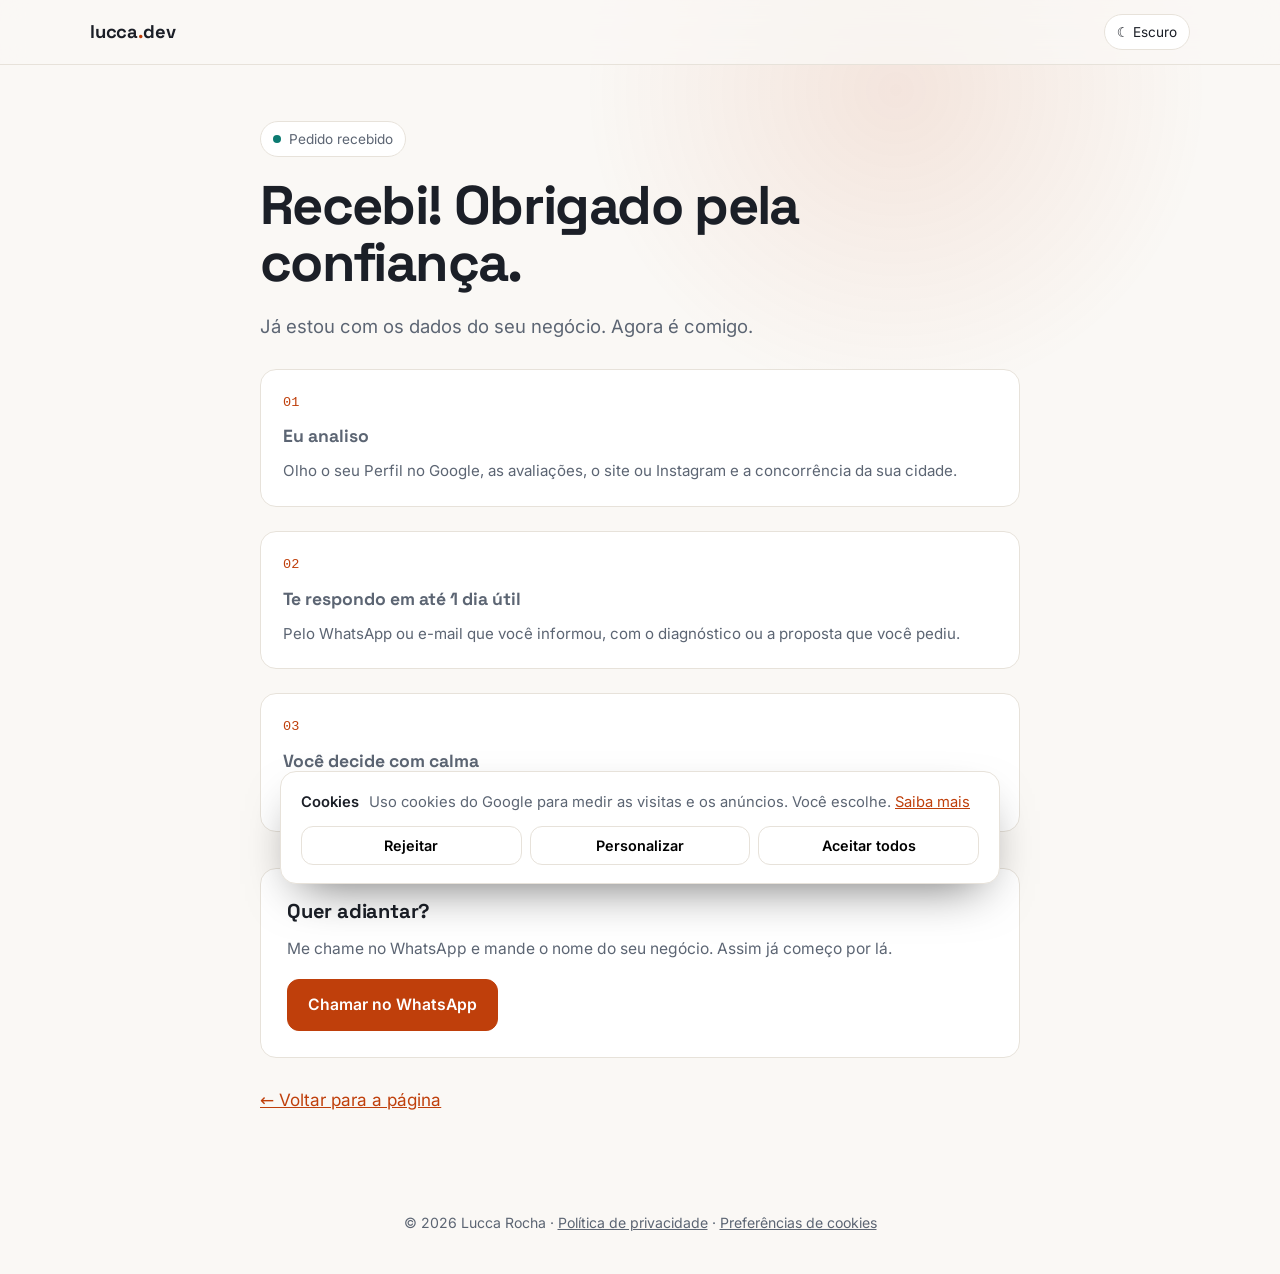
<file: obrigado.html>
<!doctype html>
<html lang="pt-BR" class="no-js">
<head>
  <meta charset="utf-8">
  <meta name="viewport" content="width=device-width, initial-scale=1">
  <title>Pedido recebido · Lucca Rocha</title>
  <meta name="robots" content="noindex, nofollow">
  <meta name="theme-color" content="#0f1217">
  <link rel="icon" href="data:image/svg+xml,%3Csvg xmlns='http://www.w3.org/2000/svg' viewBox='0 0 64 64'%3E%3Crect width='64' height='64' rx='14' fill='%230f1217'/%3E%3Ctext x='32' y='44' font-family='sans-serif' font-size='34' font-weight='700' text-anchor='middle' fill='%23ff8f5a'%3EL%3C/text%3E%3C/svg%3E">
  <link rel="stylesheet" href="assets/fonts.css">
  <link rel="stylesheet" href="assets/style.css">
  <script src="assets/consent.js"></script>
  <script>document.documentElement.classList.remove('no-js');</script>
</head>
<body>
  <div class="spotlight" aria-hidden="true"></div>
  <header class="nav">
    <div class="wrap">
      <a class="brand" href="sites.html">lucca<span>.</span>dev</a>
      <button class="theme-btn" id="tema" type="button" aria-label="Alternar tema claro e escuro">Tema</button>
    </div>
  </header>

  <main>
    <div class="wrap prosa">
      <span class="eyebrow"><span class="dot"></span> Pedido recebido</span>
      <h1 style="font-size:clamp(2.2rem,5vw,3.4rem)">Recebi! Obrigado pela confiança.</h1>
      <p class="lead">Já estou com os dados do seu negócio. Agora é comigo.</p>

      <ol class="steps" style="grid-template-columns:1fr;margin:28px 0">
        <li><b>Eu analiso</b><span>Olho o seu Perfil no Google, as avaliações, o site ou Instagram e a concorrência da sua cidade.</span></li>
        <li><b>Te respondo em até 1 dia útil</b><span>Pelo WhatsApp ou e-mail que você informou, com o diagnóstico ou a proposta que você pediu.</span></li>
        <li><b>Você decide com calma</b><span>Sem compromisso. Se fizer sentido, a gente conversa sobre o próximo passo.</span></li>
      </ol>

      <div class="diag-card">
        <h3>Quer adiantar?</h3>
        <p>Me chame no WhatsApp e mande o nome do seu negócio. Assim já começo por lá.</p>
        <a class="btn primary" data-wa="Olá Lucca! Acabei de enviar o formulário do site." data-goal="obrigado-whatsapp" href="https://wa.me/5541998861768" target="_blank" rel="noopener">Chamar no WhatsApp</a>
      </div>

      <p style="margin-top:28px"><a href="sites.html">← Voltar para a página</a></p>
    </div>
  </main>

  <footer><div class="wrap">© 2026 Lucca Rocha · <a href="privacidade.html">Política de privacidade</a> · <button type="button" class="link-cookies" data-cookies hidden>Preferências de cookies</button></div></footer>

  <script src="assets/script.js"></script>
  <script data-goatcounter="https://lucskrr.goatcounter.com/count" async src="https://gc.zgo.at/count.js"></script>
</body>
</html>
</file>
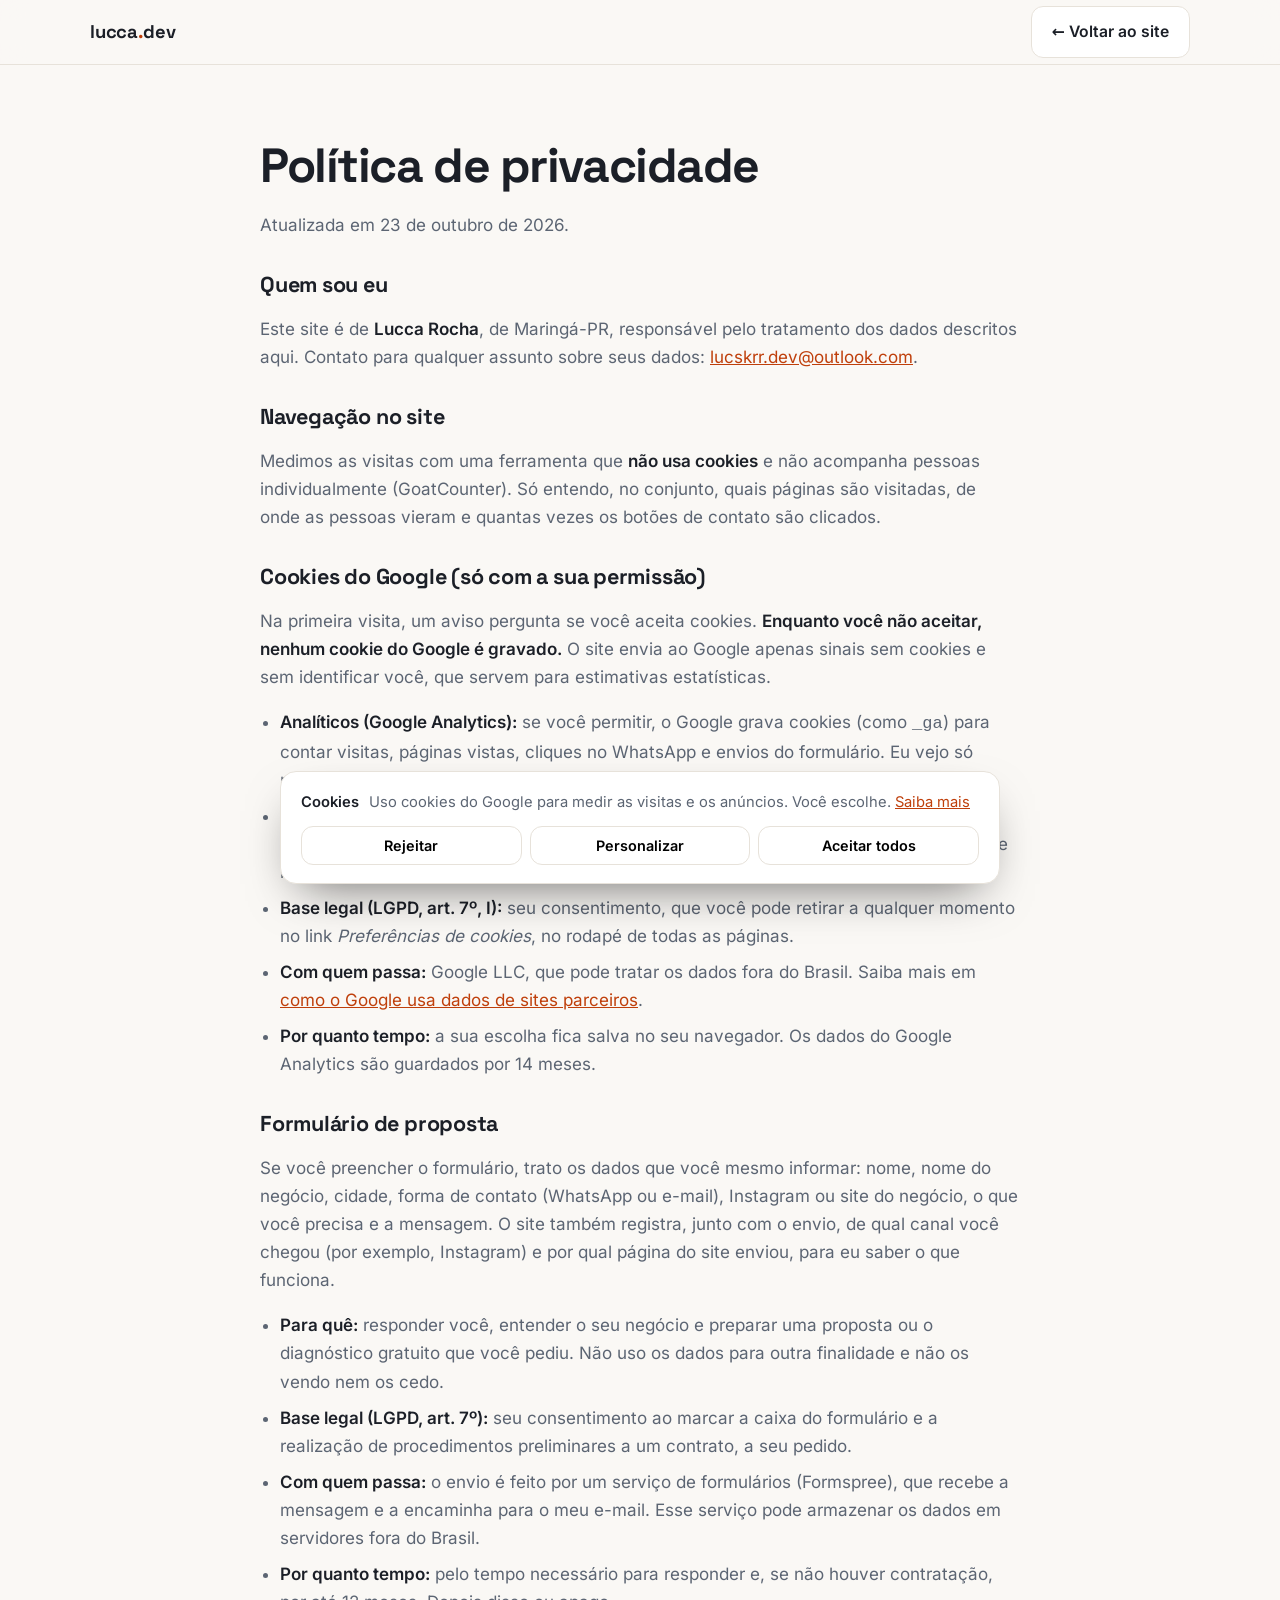
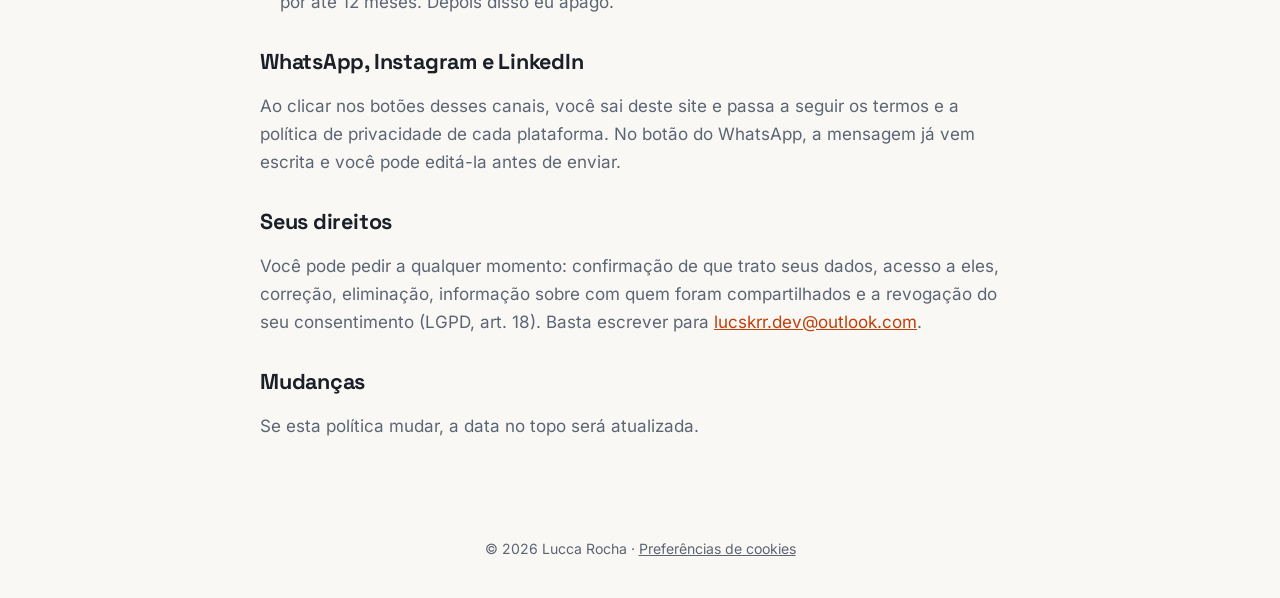
<file: privacidade.html>
<!doctype html>
<html lang="pt-BR">
<head>
  <meta charset="utf-8">
  <meta name="viewport" content="width=device-width, initial-scale=1">
  <title>Política de privacidade · Lucca Rocha</title>
  <meta name="description" content="Como os dados enviados pelo site de Lucca Rocha são usados e protegidos.">
  <link rel="canonical" href="https://lucskrr.github.io/privacidade.html">
  <link rel="icon" href="data:image/svg+xml,%3Csvg xmlns='http://www.w3.org/2000/svg' viewBox='0 0 64 64'%3E%3Crect width='64' height='64' rx='14' fill='%230f1217'/%3E%3Ctext x='32' y='44' font-family='sans-serif' font-size='34' font-weight='700' text-anchor='middle' fill='%23ff8f5a'%3EL%3C/text%3E%3C/svg%3E">
  <link rel="stylesheet" href="assets/fonts.css">
  <link rel="stylesheet" href="assets/style.css">
  <script src="assets/consent.js"></script>
</head>
<body>
  <header class="nav">
    <div class="wrap">
      <a class="brand" href="/">lucca<span>.</span>dev</a>
      <a class="btn" href="/">← Voltar ao site</a>
    </div>
  </header>

  <main>
    <div class="wrap prosa">
      <h1 style="font-size:clamp(2rem,4.5vw,3rem)">Política de privacidade</h1>
      <p class="muted">Atualizada em 23 de outubro de 2026.</p>

      <h2>Quem sou eu</h2>
      <p>Este site é de <strong>Lucca Rocha</strong>, de Maringá-PR, responsável pelo tratamento dos dados descritos aqui.
      Contato para qualquer assunto sobre seus dados:
      <a href="mailto:lucskrr.dev@outlook.com">lucskrr.dev@outlook.com</a>.</p>

      <h2>Navegação no site</h2>
      <p>Medimos as visitas com uma ferramenta que <strong>não usa cookies</strong> e não acompanha pessoas
      individualmente (GoatCounter). Só entendo, no conjunto, quais páginas são visitadas, de onde as pessoas vieram
      e quantas vezes os botões de contato são clicados.</p>

      <h2>Cookies do Google (só com a sua permissão)</h2>
      <p>Na primeira visita, um aviso pergunta se você aceita cookies. <strong>Enquanto você não aceitar, nenhum
      cookie do Google é gravado.</strong> O site envia ao Google apenas sinais sem cookies e sem identificar você,
      que servem para estimativas estatísticas.</p>
      <ul>
        <li><strong>Analíticos (Google Analytics):</strong> se você permitir, o Google grava cookies (como
        <code>_ga</code>) para contar visitas, páginas vistas, cliques no WhatsApp e envios do formulário. Eu vejo só
        relatórios agregados, sem saber quem é você.</li>
        <li><strong>Marketing (Google Ads):</strong> se você permitir, o Google usa cookies para saber se uma visita
        veio de um anúncio meu e se virou contato, o que me ajuda a não pagar por anúncios que não funcionam.</li>
        <li><strong>Base legal (LGPD, art. 7º, I):</strong> seu consentimento, que você pode retirar a qualquer momento
        no link <em>Preferências de cookies</em>, no rodapé de todas as páginas.</li>
        <li><strong>Com quem passa:</strong> Google LLC, que pode tratar os dados fora do Brasil. Saiba mais em
        <a href="https://policies.google.com/technologies/partner-sites?hl=pt-BR" target="_blank" rel="noopener">como o
        Google usa dados de sites parceiros</a>.</li>
        <li><strong>Por quanto tempo:</strong> a sua escolha fica salva no seu navegador. Os dados do Google Analytics
        são guardados por 14 meses.</li>
      </ul>

      <h2>Formulário de proposta</h2>
      <p>Se você preencher o formulário, trato os dados que você mesmo informar: nome, nome do negócio, cidade,
      forma de contato (WhatsApp ou e-mail), Instagram ou site do negócio, o que você precisa e a mensagem. O site
      também registra, junto com o envio, de qual canal você chegou (por exemplo, Instagram) e por qual página do site
      enviou, para eu saber o que funciona.</p>
      <ul>
        <li><strong>Para quê:</strong> responder você, entender o seu negócio e preparar uma proposta ou o
        diagnóstico gratuito que você pediu. Não uso os dados para outra finalidade e não os vendo nem os cedo.</li>
        <li><strong>Base legal (LGPD, art. 7º):</strong> seu consentimento ao marcar a caixa do formulário e a
        realização de procedimentos preliminares a um contrato, a seu pedido.</li>
        <li><strong>Com quem passa:</strong> o envio é feito por um serviço de formulários (Formspree), que recebe a
        mensagem e a encaminha para o meu e-mail. Esse serviço pode armazenar os dados em servidores fora do
        Brasil.</li>
        <li><strong>Por quanto tempo:</strong> pelo tempo necessário para responder e, se não houver contratação,
        por até 12 meses. Depois disso eu apago.</li>
      </ul>

      <h2>WhatsApp, Instagram e LinkedIn</h2>
      <p>Ao clicar nos botões desses canais, você sai deste site e passa a seguir os termos e a política de
      privacidade de cada plataforma. No botão do WhatsApp, a mensagem já vem escrita e você pode editá-la antes de
      enviar.</p>

      <h2>Seus direitos</h2>
      <p>Você pode pedir a qualquer momento: confirmação de que trato seus dados, acesso a eles, correção,
      eliminação, informação sobre com quem foram compartilhados e a revogação do seu consentimento
      (LGPD, art. 18). Basta escrever para <a href="mailto:lucskrr.dev@outlook.com">lucskrr.dev@outlook.com</a>.</p>

      <h2>Mudanças</h2>
      <p>Se esta política mudar, a data no topo será atualizada.</p>
    </div>
  </main>

  <footer><div class="wrap">© 2026 Lucca Rocha · <button type="button" class="link-cookies" data-cookies hidden>Preferências de cookies</button></div></footer>
  <script data-goatcounter="https://lucskrr.goatcounter.com/count" async src="https://gc.zgo.at/count.js"></script>
</body>
</html>
</file>
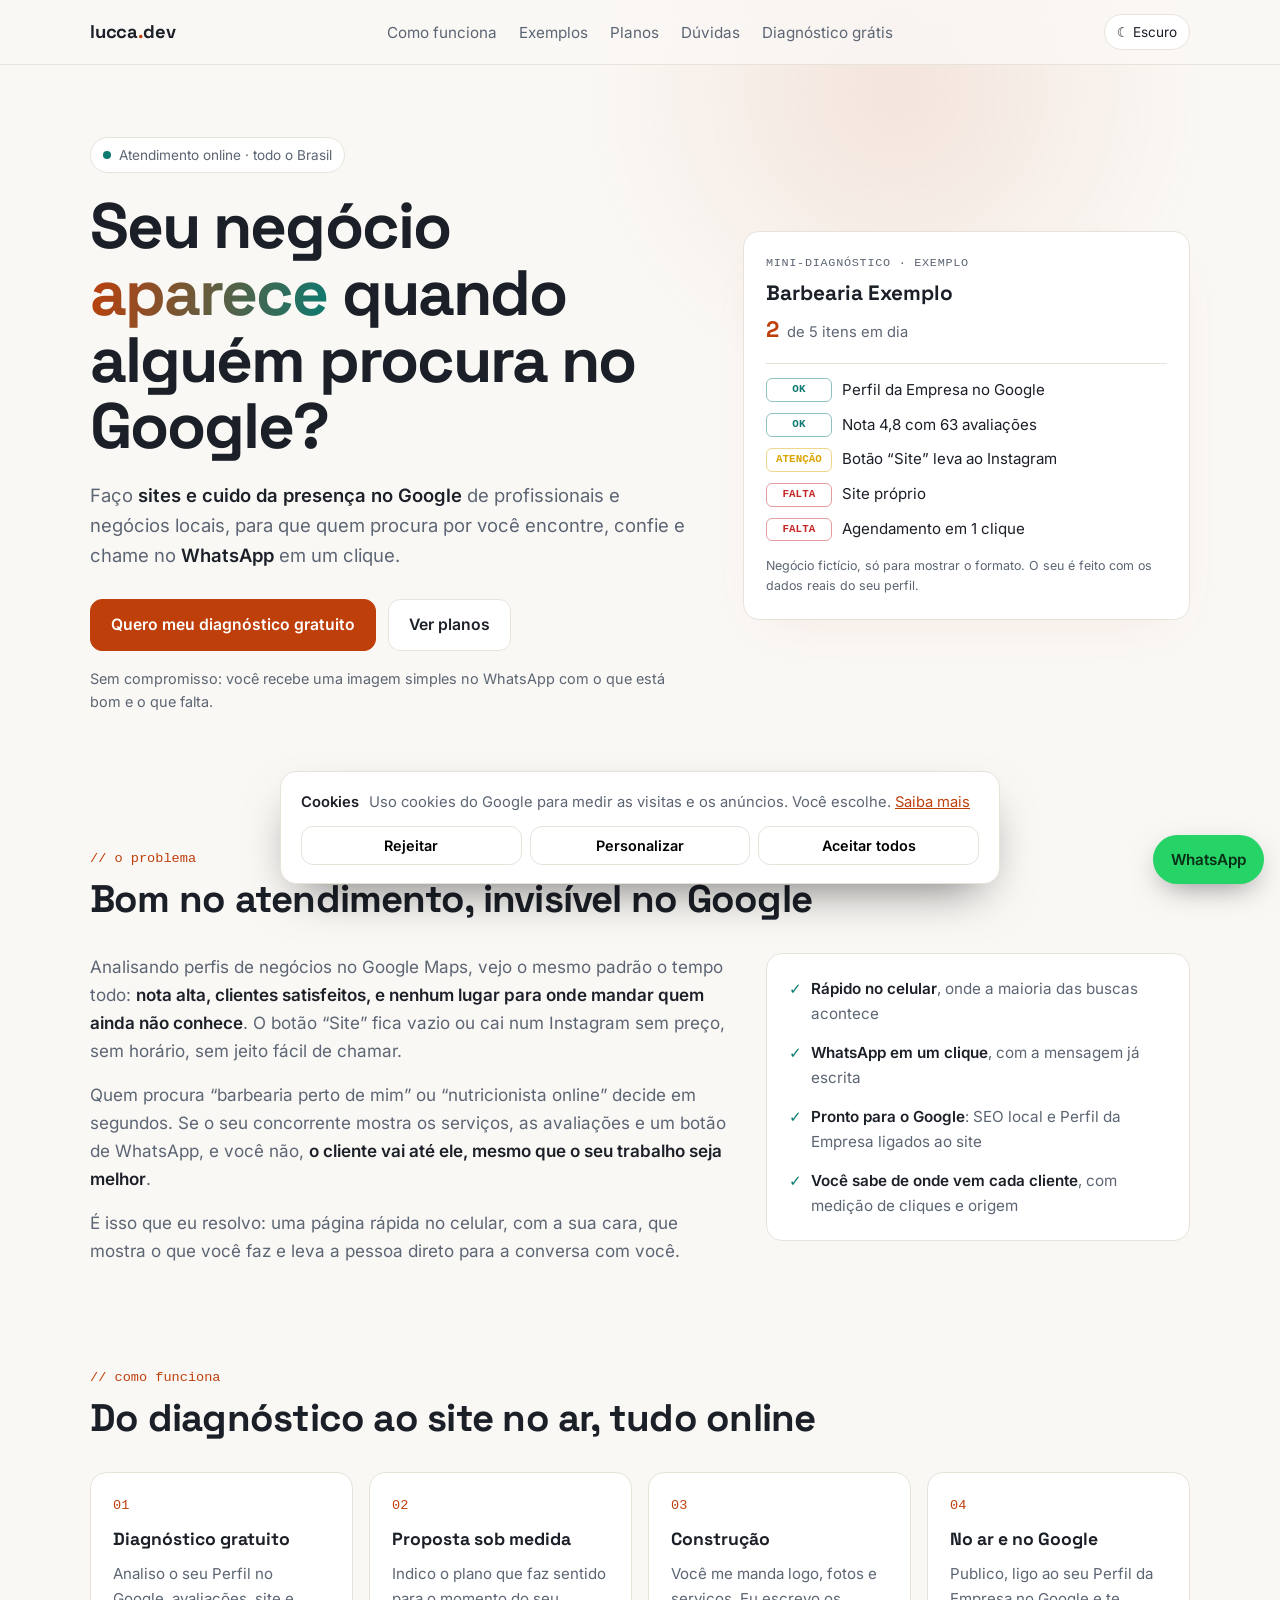
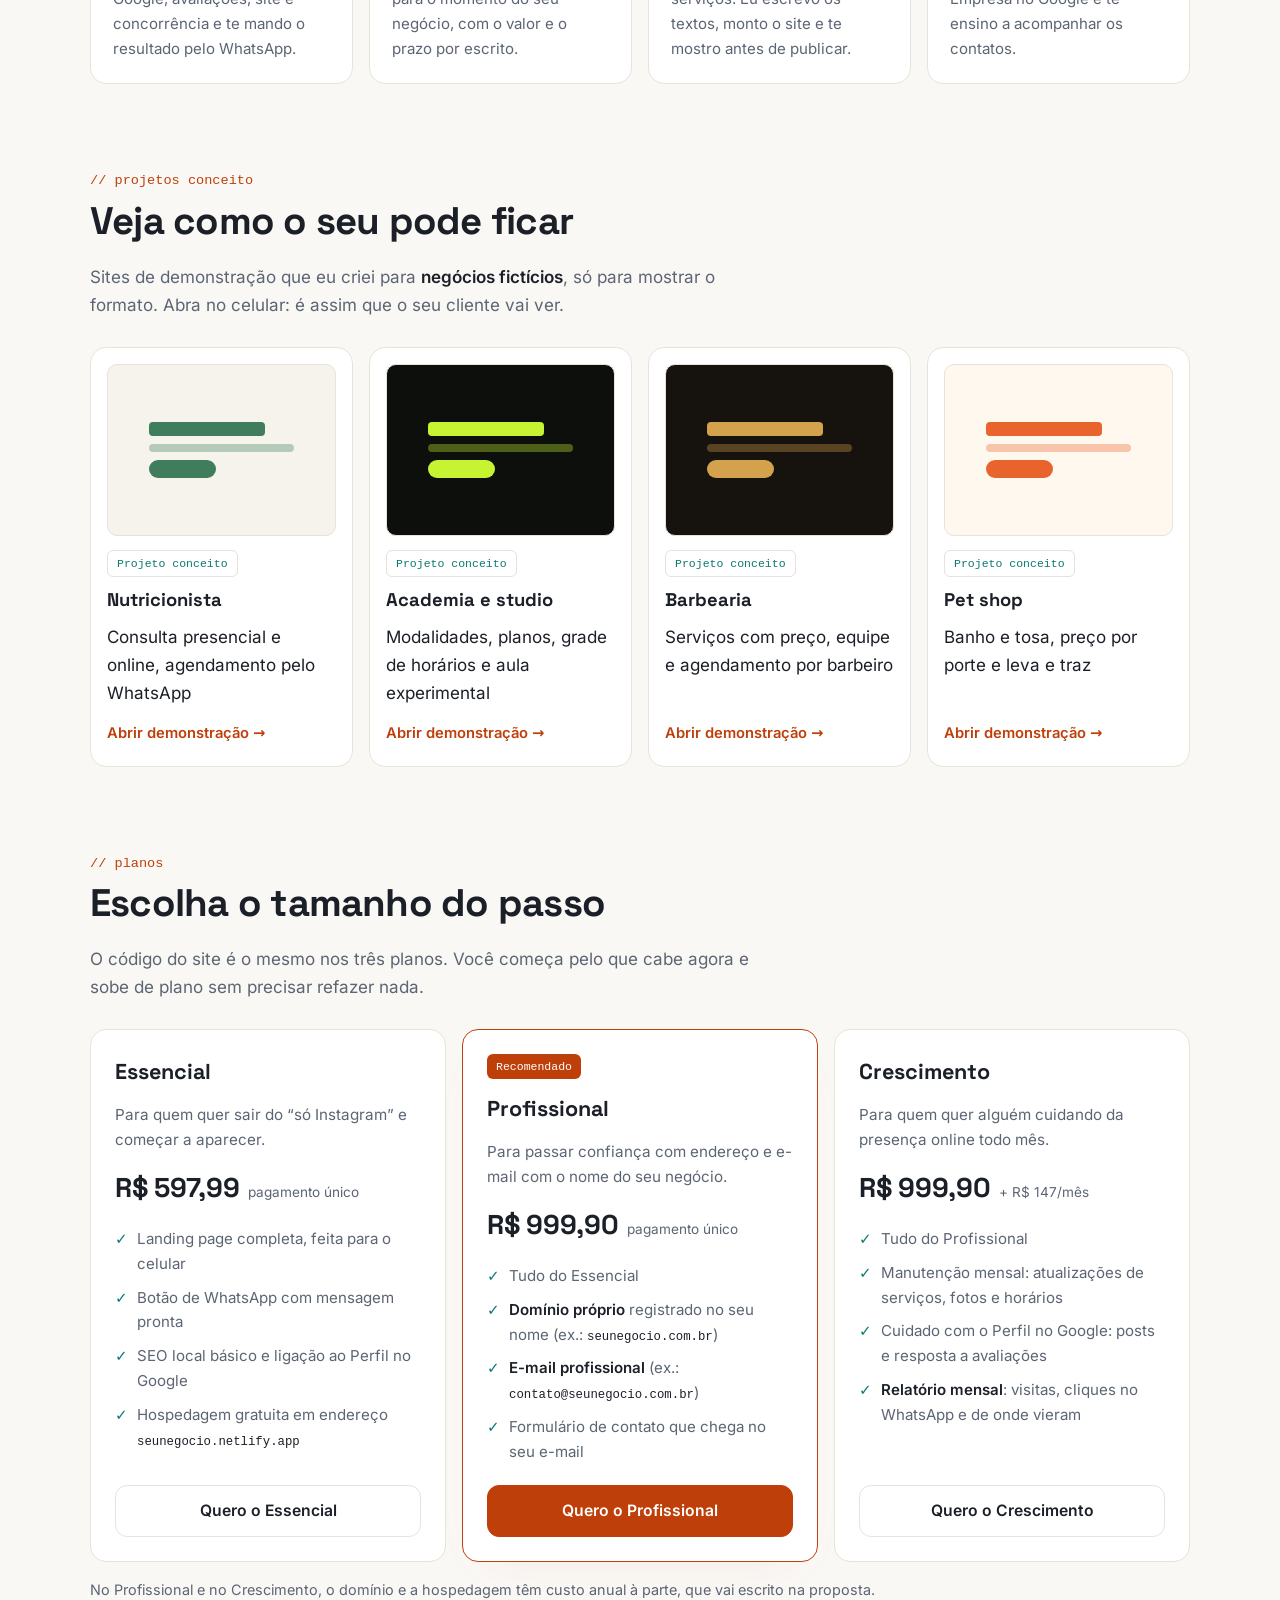
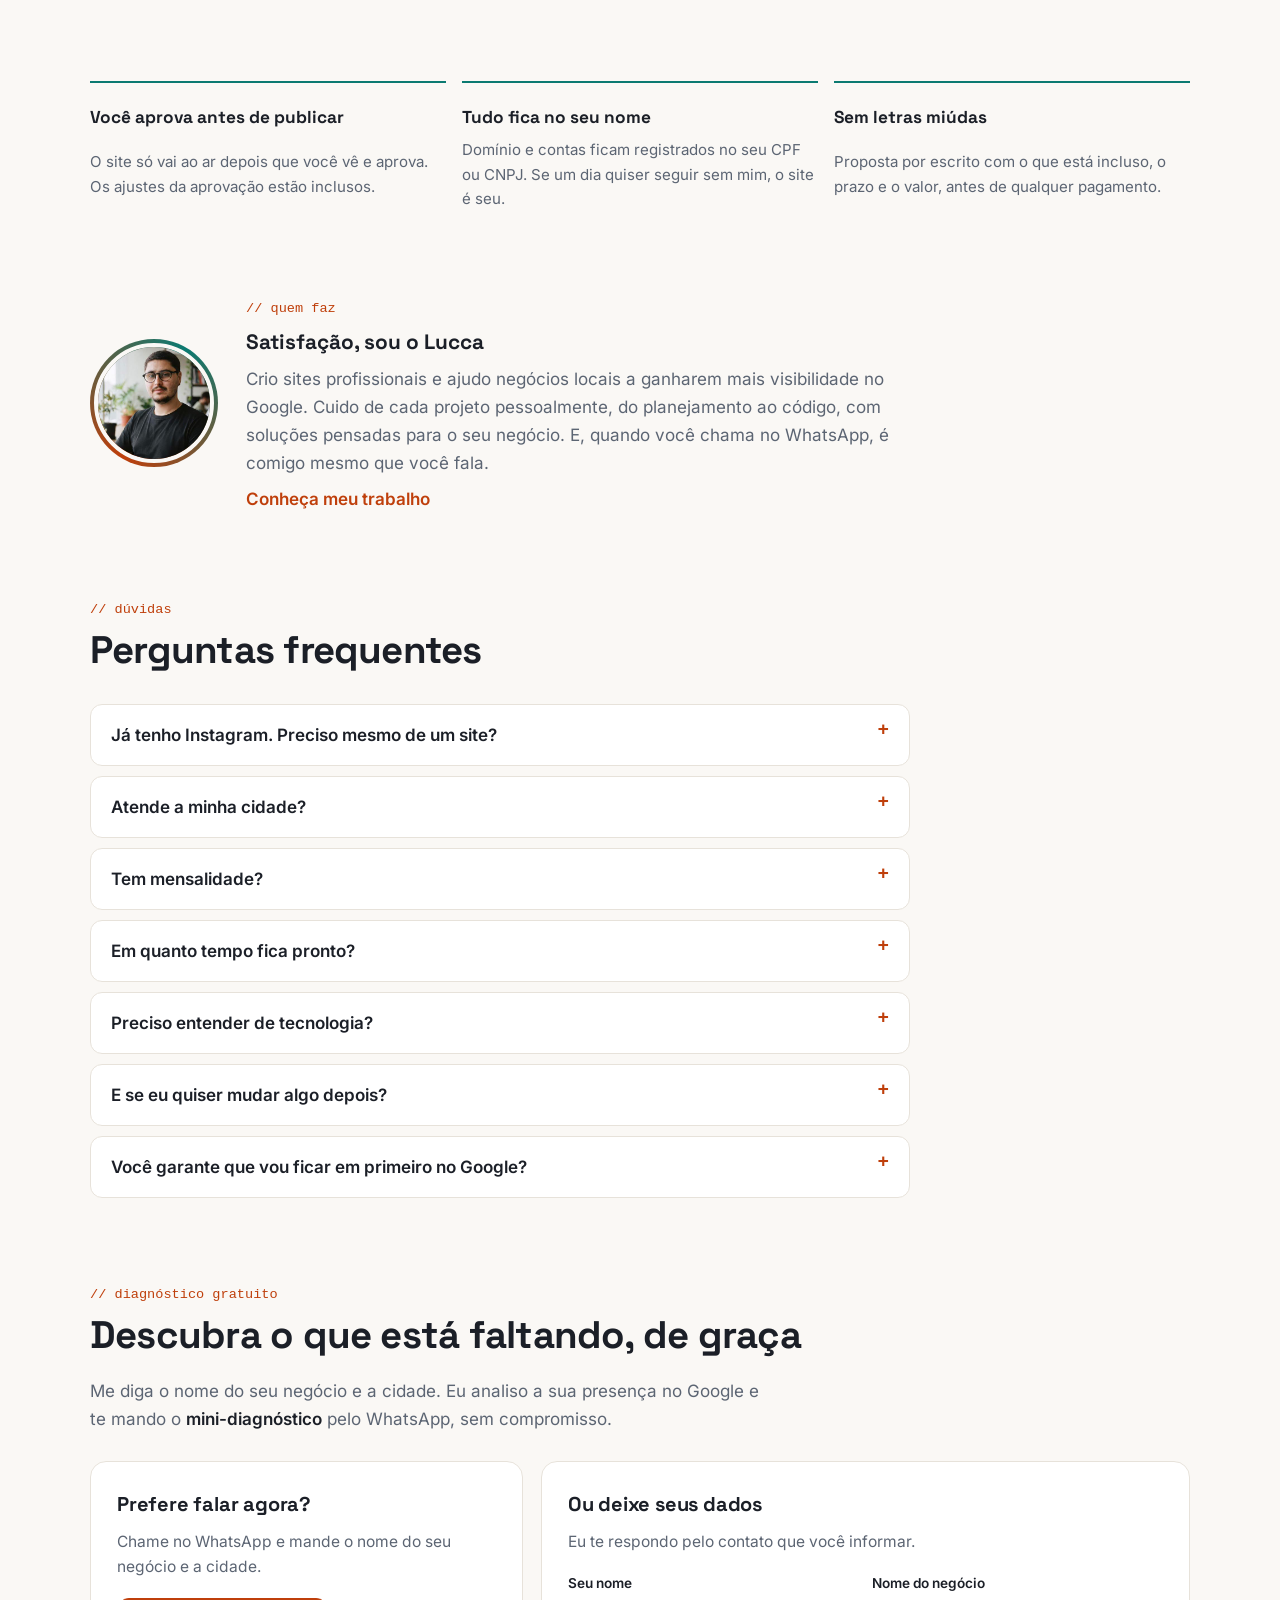
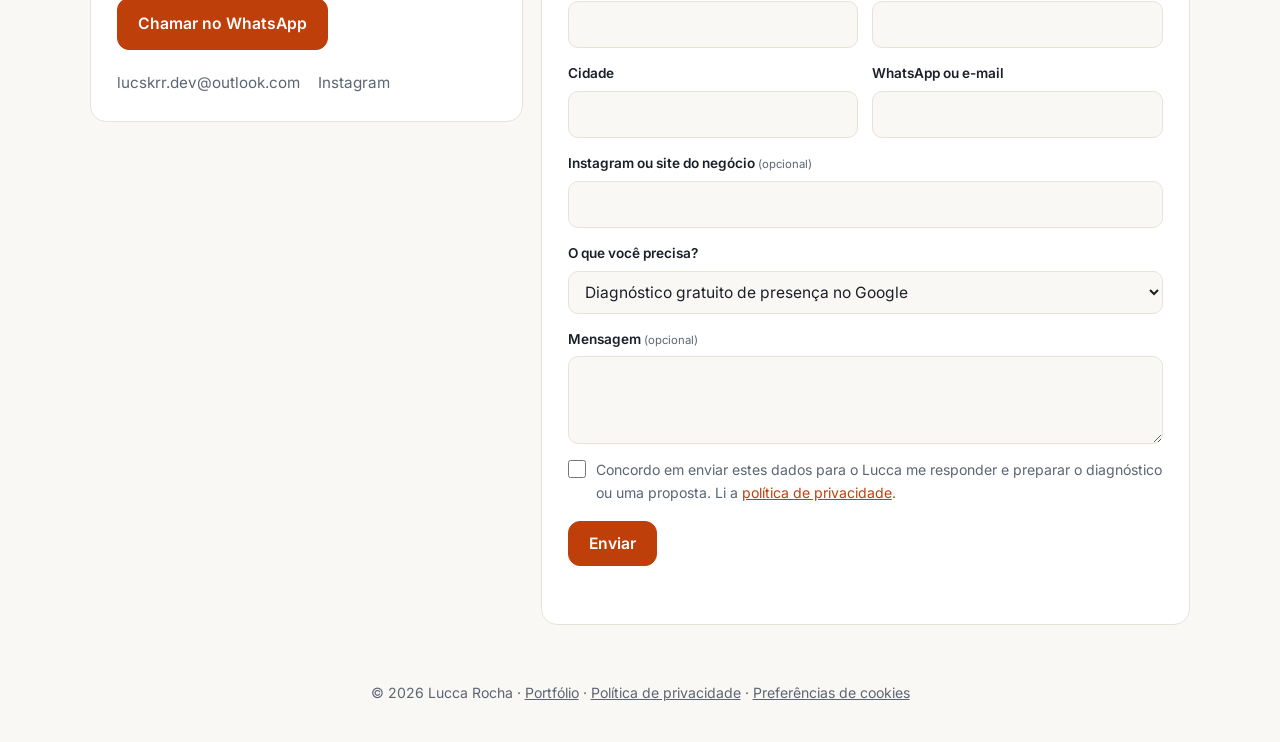
<file: sites.html>
<!doctype html>
<html lang="pt-BR" class="no-js">
<head>
  <meta charset="utf-8">
  <meta name="viewport" content="width=device-width, initial-scale=1">
  <title>Sites para negócios locais · Lucca Rocha</title>
  <meta name="description" content="Sites e presença no Google para profissionais e negócios locais de todo o Brasil, com atendimento online. Peça o mini-diagnóstico gratuito pelo WhatsApp.">
  <meta name="author" content="Lucca Rocha">
  <link rel="canonical" href="https://lucskrr.github.io/sites.html">
  <meta name="theme-color" content="#0f1217">
  <meta property="og:title" content="Seu negócio aparece quando alguém procura no Google?">
  <meta property="og:description" content="Sites e presença no Google para negócios locais, com atendimento online para todo o Brasil. Mini-diagnóstico gratuito pelo WhatsApp.">
  <meta property="og:type" content="website">
  <meta property="og:url" content="https://lucskrr.github.io/sites.html">
  <meta property="og:locale" content="pt_BR">
  <meta property="og:image" content="https://lucskrr.github.io/assets/og.png">
  <meta property="og:image:width" content="1200">
  <meta property="og:image:height" content="630">
  <meta name="twitter:card" content="summary_large_image">
  <link rel="icon" href="data:image/svg+xml,%3Csvg xmlns='http://www.w3.org/2000/svg' viewBox='0 0 64 64'%3E%3Crect width='64' height='64' rx='14' fill='%230f1217'/%3E%3Ctext x='32' y='44' font-family='sans-serif' font-size='34' font-weight='700' text-anchor='middle' fill='%23ff8f5a'%3EL%3C/text%3E%3C/svg%3E">
  <link rel="preload" href="assets/fonts/Inter.woff2" as="font" type="font/woff2" crossorigin>
  <link rel="preload" href="assets/fonts/SpaceGrotesk.woff2" as="font" type="font/woff2" crossorigin>
  <link rel="stylesheet" href="assets/fonts.css">
  <link rel="stylesheet" href="assets/style.css">
  <script src="assets/consent.js"></script>
  <script type="application/ld+json">
  {
    "@context": "https://schema.org",
    "@type": "ProfessionalService",
    "name": "Lucca Rocha · Sites para negócios locais",
    "url": "https://lucskrr.github.io/sites.html",
    "image": "https://lucskrr.github.io/assets/og.png",
    "email": "mailto:lucskrr.dev@outlook.com",
    "telephone": "+55-41-99886-1768",
    "founder": { "@id": "https://lucskrr.github.io/#lucca" },
    "areaServed": { "@type": "Country", "name": "Brasil" },
    "description": "Sites, landing pages e presença no Google para profissionais e negócios locais, com atendimento online.",
    "hasOfferCatalog": {
      "@type": "OfferCatalog",
      "name": "Planos",
      "itemListElement": [
        { "@type": "Offer", "itemOffered": { "@type": "Service", "name": "Plano Essencial" } },
        { "@type": "Offer", "itemOffered": { "@type": "Service", "name": "Plano Profissional" } },
        { "@type": "Offer", "itemOffered": { "@type": "Service", "name": "Plano Crescimento" } }
      ]
    }
  }
  </script>
  <script>document.documentElement.classList.remove('no-js');</script>
</head>
<body>
  <a class="skip" href="#conteudo">Pular para o conteúdo</a>
  <div class="spotlight" aria-hidden="true"></div>

  <header class="nav">
    <div class="wrap">
      <a class="brand" href="#topo">lucca<span>.</span>dev</a>
      <nav aria-label="Principal">
        <ul>
          <li><a href="#como-funciona">Como funciona</a></li>
          <li><a href="#exemplos">Exemplos</a></li>
          <li><a href="#planos">Planos</a></li>
          <li><a href="#duvidas">Dúvidas</a></li>
          <li><a href="#diagnostico">Diagnóstico grátis</a></li>
        </ul>
      </nav>
      <button class="theme-btn" id="tema" type="button" aria-label="Alternar tema claro e escuro">Tema</button>
    </div>
  </header>

  <main id="conteudo">
    <div class="wrap" id="topo">
      <div class="hero">
        <div>
          <span class="eyebrow"><span class="dot"></span> Atendimento online · todo o Brasil</span>
          <h1>Seu negócio <em>aparece</em> quando alguém procura no Google?</h1>
          <p class="lead">Faço <strong>sites e cuido da presença no Google</strong> de profissionais e negócios locais, para que quem procura por você encontre, confie e chame no <strong>WhatsApp</strong> em um clique.</p>
          <div class="cta">
            <a class="btn primary" data-goal="sites-topo-diagnostico" href="#diagnostico">Quero meu diagnóstico gratuito</a>
            <a class="btn" href="#planos">Ver planos</a>
          </div>
          <p class="hero-note">Sem compromisso: você recebe uma imagem simples no WhatsApp com o que está bom e o que falta.</p>
        </div>

        <figure class="diag-exemplo" aria-label="Exemplo de mini-diagnóstico com um negócio fictício">
          <div class="de-top">
            <small>Mini-diagnóstico · exemplo</small>
            <strong>Barbearia Exemplo</strong>
            <span class="de-placar"><b>2</b> de 5 itens em dia</span>
          </div>
          <ul class="de-lista">
            <li><span class="st ok">OK</span> Perfil da Empresa no Google</li>
            <li><span class="st ok">OK</span> Nota 4,8 com 63 avaliações</li>
            <li><span class="st atencao">ATENÇÃO</span> Botão “Site” leva ao Instagram</li>
            <li><span class="st falta">FALTA</span> Site próprio</li>
            <li><span class="st falta">FALTA</span> Agendamento em 1 clique</li>
          </ul>
          <figcaption>Negócio fictício, só para mostrar o formato. O seu é feito com os dados reais do seu perfil.</figcaption>
        </figure>
      </div>
    </div>

    <section id="problema">
      <div class="wrap">
        <div class="sec-head reveal"><span class="tag">// o problema</span><h2>Bom no atendimento, invisível no Google</h2></div>
        <div class="story reveal">
          <div>
            <p>Analisando perfis de negócios no Google Maps, vejo o mesmo padrão o tempo todo: <strong>nota alta, clientes satisfeitos, e nenhum lugar para onde mandar quem ainda não conhece</strong>. O botão “Site” fica vazio ou cai num Instagram sem preço, sem horário, sem jeito fácil de chamar.</p>
            <p>Quem procura “barbearia perto de mim” ou “nutricionista online” decide em segundos. Se o seu concorrente mostra os serviços, as avaliações e um botão de WhatsApp, e você não, <strong>o cliente vai até ele, mesmo que o seu trabalho seja melhor</strong>.</p>
            <p>É isso que eu resolvo: uma página rápida no celular, com a sua cara, que mostra o que você faz e leva a pessoa direto para a conversa com você.</p>
          </div>
          <ul class="story-pontos">
            <li><b>Rápido no celular</b>, onde a maioria das buscas acontece</li>
            <li><b>WhatsApp em um clique</b>, com a mensagem já escrita</li>
            <li><b>Pronto para o Google</b>: SEO local e Perfil da Empresa ligados ao site</li>
            <li><b>Você sabe de onde vem cada cliente</b>, com medição de cliques e origem</li>
          </ul>
        </div>
      </div>
    </section>

    <section id="como-funciona">
      <div class="wrap">
        <div class="sec-head reveal"><span class="tag">// como funciona</span><h2>Do diagnóstico ao site no ar, tudo online</h2></div>
        <ol class="steps reveal">
          <li><b>Diagnóstico gratuito</b><span>Analiso o seu Perfil no Google, avaliações, site e concorrência e te mando o resultado pelo WhatsApp.</span></li>
          <li><b>Proposta sob medida</b><span>Indico o plano que faz sentido para o momento do seu negócio, com o valor e o prazo por escrito.</span></li>
          <li><b>Construção</b><span>Você me manda logo, fotos e serviços. Eu escrevo os textos, monto o site e te mostro antes de publicar.</span></li>
          <li><b>No ar e no Google</b><span>Publico, ligo ao seu Perfil da Empresa no Google e te ensino a acompanhar os contatos.</span></li>
        </ol>
      </div>
    </section>

    <section id="exemplos">
      <div class="wrap">
        <div class="sec-head reveal"><span class="tag">// projetos conceito</span><h2>Veja como o seu pode ficar</h2></div>
        <p class="sec-intro reveal">Sites de demonstração que eu criei para <strong>negócios fictícios</strong>, só para mostrar o formato. Abra no celular: é assim que o seu cliente vai ver.</p>
        <div class="conceitos reveal">
          <a class="conceito" href="conceitos/nutricionista.html" data-goal="sites-conceito-nutricionista" style="--c1:#f6f3ec;--c2:#3f7d5c">
            <span class="conceito-tela" aria-hidden="true"><i></i><i></i><i></i></span>
            <span class="badge">Projeto conceito</span>
            <b>Nutricionista</b>
            <span>Consulta presencial e online, agendamento pelo WhatsApp</span>
            <span class="conceito-link">Abrir demonstração <span aria-hidden="true">→</span></span>
          </a>
          <a class="conceito" href="conceitos/academia.html" data-goal="sites-conceito-academia" style="--c1:#0d0f0c;--c2:#c6f432">
            <span class="conceito-tela" aria-hidden="true"><i></i><i></i><i></i></span>
            <span class="badge">Projeto conceito</span>
            <b>Academia e studio</b>
            <span>Modalidades, planos, grade de horários e aula experimental</span>
            <span class="conceito-link">Abrir demonstração <span aria-hidden="true">→</span></span>
          </a>
          <a class="conceito" href="conceitos/barbearia.html" data-goal="sites-conceito-barbearia" style="--c1:#16120e;--c2:#d4a24c">
            <span class="conceito-tela" aria-hidden="true"><i></i><i></i><i></i></span>
            <span class="badge">Projeto conceito</span>
            <b>Barbearia</b>
            <span>Serviços com preço, equipe e agendamento por barbeiro</span>
            <span class="conceito-link">Abrir demonstração <span aria-hidden="true">→</span></span>
          </a>
          <a class="conceito" href="conceitos/petshop.html" data-goal="sites-conceito-petshop" style="--c1:#fff8ef;--c2:#e8642c">
            <span class="conceito-tela" aria-hidden="true"><i></i><i></i><i></i></span>
            <span class="badge">Projeto conceito</span>
            <b>Pet shop</b>
            <span>Banho e tosa, preço por porte e leva e traz</span>
            <span class="conceito-link">Abrir demonstração <span aria-hidden="true">→</span></span>
          </a>
        </div>
      </div>
    </section>

    <section id="planos" data-lanc-ate="2026-11-30T23:59:59-03:00" data-lanc-vagas="3">
      <div class="wrap">
        <div class="sec-head reveal"><span class="tag">// planos</span><h2>Escolha o tamanho do passo</h2></div>
        <p class="sec-intro reveal">O código do site é o mesmo nos três planos. Você começa pelo que cabe agora e sobe de plano sem precisar refazer nada.</p>
        <div class="plans reveal">
          <article class="plan">
            <h3>Essencial</h3>
            <p class="plan-para">Para quem quer sair do “só Instagram” e começar a aparecer.</p>
            <p class="plan-preco"><span class="so-lanc"><s>R$ 597,99</s> <b>R$ 397</b></span><span class="pos-lanc"><b>R$ 597,99</b></span> <small>pagamento único</small></p>
            <ul>
              <li>Landing page completa, feita para o celular</li>
              <li>Botão de WhatsApp com mensagem pronta</li>
              <li>SEO local básico e ligação ao Perfil no Google</li>
              <li>Hospedagem gratuita em endereço <code>seunegocio.netlify.app</code></li>
            </ul>
            <a class="btn" data-wa="Olá Lucca! Tenho interesse no plano Essencial." data-goal="sites-plano-essencial" href="https://wa.me/5541998861768" target="_blank" rel="noopener">Quero o Essencial</a>
          </article>
          <article class="plan destaque">
            <span class="plan-selo">Recomendado</span>
            <h3>Profissional</h3>
            <p class="plan-para">Para passar confiança com endereço e e-mail com o nome do seu negócio.</p>
            <p class="plan-preco"><span class="so-lanc"><s>R$ 999,90</s> <b>R$ 697</b></span><span class="pos-lanc"><b>R$ 999,90</b></span> <small>pagamento único</small></p>
            <ul>
              <li>Tudo do Essencial</li>
              <li><b>Domínio próprio</b> registrado no seu nome (ex.: <code>seunegocio.com.br</code>)</li>
              <li><b>E-mail profissional</b> (ex.: <code>contato@seunegocio.com.br</code>)</li>
              <li>Formulário de contato que chega no seu e-mail</li>
            </ul>
            <a class="btn primary" data-wa="Olá Lucca! Tenho interesse no plano Profissional." data-goal="sites-plano-profissional" href="https://wa.me/5541998861768" target="_blank" rel="noopener">Quero o Profissional</a>
          </article>
          <article class="plan">
            <h3>Crescimento</h3>
            <p class="plan-para">Para quem quer alguém cuidando da presença online todo mês.</p>
            <p class="plan-preco"><span class="so-lanc"><s>R$ 999,90</s> <b>R$ 697</b></span><span class="pos-lanc"><b>R$ 999,90</b></span> <small>+ R$ 147/mês</small></p>
            <ul>
              <li>Tudo do Profissional</li>
              <li>Manutenção mensal: atualizações de serviços, fotos e horários</li>
              <li>Cuidado com o Perfil no Google: posts e resposta a avaliações</li>
              <li><b>Relatório mensal</b>: visitas, cliques no WhatsApp e de onde vieram</li>
            </ul>
            <a class="btn" data-wa="Olá Lucca! Tenho interesse no plano Crescimento." data-goal="sites-plano-crescimento" href="https://wa.me/5541998861768" target="_blank" rel="noopener">Quero o Crescimento</a>
          </article>
        </div>
        <p class="plans-nota reveal"><span class="so-lanc">Condição especial válida para os 3 primeiros contratos ou até 30/11/2026, o que acontecer primeiro. Depois, os planos seguem para os valores normais. </span>No Profissional e no Crescimento, o domínio e a hospedagem têm custo anual à parte, que vai escrito na proposta.</p>

        <div class="launch so-lanc reveal">
          <div>
            <span class="tag">// condição de lançamento</span>
            <h3>Restam <span data-lanc-restam>3</span> de 3 condições especiais</h3>
            <p>Para garantir atenção individual em cada projeto, abri somente 3 condições especiais para novos negócios. Quem contratar até 30/11/2026 garante os valores de lançamento, a prioridade de agenda e um site feito sob medida. Encerradas as vagas ou o prazo, passam a valer os valores normais.</p>
          </div>
          <a class="btn primary" data-wa="Olá Lucca! Quero garantir uma das condições especiais de lançamento." data-goal="sites-vagas-lancamento" href="https://wa.me/5541998861768" target="_blank" rel="noopener">Quero garantir minha condição</a>
        </div>
      </div>
    </section>

    <section id="garantia">
      <div class="wrap">
        <div class="garantias reveal">
          <div><b>Você aprova antes de publicar</b><span>O site só vai ao ar depois que você vê e aprova. Os ajustes da aprovação estão inclusos.</span></div>
          <div><b>Tudo fica no seu nome</b><span>Domínio e contas ficam registrados no seu CPF ou CNPJ. Se um dia quiser seguir sem mim, o site é seu.</span></div>
          <div><b>Sem letras miúdas</b><span>Proposta por escrito com o que está incluso, o prazo e o valor, antes de qualquer pagamento.</span></div>
        </div>
      </div>
    </section>

    <section id="quem">
      <div class="wrap">
        <div class="quem reveal">
          <div class="photo"><img src="assets/lucca.png" alt="Foto de Lucca Rocha" width="160" height="160" loading="lazy"></div>
          <div>
            <span class="tag">// quem faz</span>
            <h3>Satisfação, sou o Lucca</h3>
            <p>Crio sites profissionais e ajudo negócios locais a ganharem mais visibilidade no Google. Cuido de cada projeto pessoalmente, do planejamento ao código, com soluções pensadas para o seu negócio. E, quando você chama no WhatsApp, é comigo mesmo que você fala.</p>
            <a class="link" href="/">Conheça meu trabalho</a>
          </div>
        </div>
      </div>
    </section>

    <section id="duvidas">
      <div class="wrap">
        <div class="sec-head reveal"><span class="tag">// dúvidas</span><h2>Perguntas frequentes</h2></div>
        <div class="faq reveal">
          <details>
            <summary>Já tenho Instagram. Preciso mesmo de um site?</summary>
            <p>O Instagram é ótimo para quem já te segue. O site é para quem ainda não te conhece e está procurando no Google agora. Ele aparece nas buscas, fica no botão “Site” do seu Perfil no Google e mostra serviços, horários e contato num lugar só, sem a pessoa precisar rolar o feed.</p>
          </details>
          <details>
            <summary>Atende a minha cidade?</summary>
            <p>Sim. Todo o atendimento é online, por WhatsApp e videochamada, então atendo negócios de qualquer cidade do Brasil.</p>
          </details>
          <details>
            <summary>Tem mensalidade?</summary>
            <p>Só no plano Crescimento, que inclui a manutenção mensal. No Essencial e no Profissional você paga o site uma vez. No Profissional existem os custos anuais do domínio e da hospedagem, que eu te explico na proposta.</p>
          </details>
          <details>
            <summary>Em quanto tempo fica pronto?</summary>
            <p>Depende do plano e de quando eu recebo o seu material (logo, fotos, lista de serviços). O prazo vem escrito na proposta, antes de você decidir.</p>
          </details>
          <details>
            <summary>Preciso entender de tecnologia?</summary>
            <p>Não. Você me conta sobre o seu negócio e manda as fotos. Textos, configuração, domínio e publicação ficam comigo.</p>
          </details>
          <details>
            <summary>E se eu quiser mudar algo depois?</summary>
            <p>No plano Crescimento as mudanças do dia a dia estão inclusas. Nos outros planos, eu faço os ajustes avulsos quando você precisar.</p>
          </details>
          <details>
            <summary>Você garante que vou ficar em primeiro no Google?</summary>
            <p>Ninguém pode garantir isso com honestidade, porque quem decide a ordem é o Google. O que eu garanto é deixar o seu negócio completo, rápido e bem configurado, que é o que dá a ele condições de aparecer e de converter quem chega.</p>
          </details>
        </div>
      </div>
    </section>

    <section id="diagnostico">
      <div class="wrap">
        <div class="sec-head reveal"><span class="tag">// diagnóstico gratuito</span><h2>Descubra o que está faltando, de graça</h2></div>
        <p class="sec-intro reveal">Me diga o nome do seu negócio e a cidade. Eu analiso a sua presença no Google e te mando o <strong>mini-diagnóstico</strong> pelo WhatsApp, sem compromisso.</p>
        <div class="diag reveal" id="diag">
          <div class="diag-card">
            <h3>Prefere falar agora?</h3>
            <p>Chame no WhatsApp e mande o nome do seu negócio e a cidade.</p>
            <a class="btn primary" data-wa="Olá Lucca! Quero o diagnóstico gratuito do meu negócio." data-goal="sites-whatsapp-diagnostico" href="https://wa.me/5541998861768" target="_blank" rel="noopener">Chamar no WhatsApp</a>
            <ul class="canais" aria-label="Outros canais">
              <li><a data-goal="sites-email" href="mailto:lucskrr.dev@outlook.com">lucskrr.dev@outlook.com</a></li>
              <li><a href="https://www.instagram.com/lucskrr" target="_blank" rel="noopener">Instagram</a></li>
            </ul>
          </div>
          <form class="diag-card" id="form-contato" method="post" action="" data-endpoint="https://formspree.io/f/mjygdowa" novalidate>
            <h3>Ou deixe seus dados</h3>
            <p>Eu te respondo pelo contato que você informar.</p>
            <div class="form-grid">
              <div class="field"><label for="f-nome">Seu nome</label><input id="f-nome" name="nome" type="text" autocomplete="name" required maxlength="80"></div>
              <div class="field"><label for="f-negocio">Nome do negócio</label><input id="f-negocio" name="negocio" type="text" required maxlength="80"></div>
              <div class="field"><label for="f-cidade">Cidade</label><input id="f-cidade" name="cidade" type="text" autocomplete="address-level2" required maxlength="60"></div>
              <div class="field"><label for="f-contato">WhatsApp ou e-mail</label><input id="f-contato" name="contato" type="text" autocomplete="off" required maxlength="80"></div>
              <div class="field full"><label for="f-presenca">Instagram ou site do negócio <small>(opcional)</small></label><input id="f-presenca" name="presenca" type="text" maxlength="120"></div>
              <div class="field full"><label for="f-interesse">O que você precisa?</label>
                <select id="f-interesse" name="interesse" required>
                  <option value="">Escolha uma opção</option>
                  <option selected>Diagnóstico gratuito de presença no Google</option>
                  <option>Plano Essencial</option>
                  <option>Plano Profissional</option>
                  <option>Plano Crescimento</option>
                  <option>Vaga de lançamento</option>
                  <option>Ainda não sei, quero conversar</option>
                </select></div>
              <div class="field full"><label for="f-mensagem">Mensagem <small>(opcional)</small></label><textarea id="f-mensagem" name="mensagem" maxlength="600"></textarea></div>
              <div class="hp" aria-hidden="true"><label>Não preencha <input type="text" name="_gotcha" tabindex="-1" autocomplete="off"></label></div>
              <input type="hidden" name="origem" value="">
              <input type="hidden" name="pagina" value="sites">
              <input type="hidden" name="_subject" value="Novo lead pela página de sites">
              <div class="field full"><label class="consent"><input type="checkbox" name="consentimento" value="sim" required>
                <span>Concordo em enviar estes dados para o Lucca me responder e preparar o diagnóstico ou uma proposta. Li a <a href="privacidade.html" target="_blank" rel="noopener">política de privacidade</a>.</span></label></div>
            </div>
            <button class="btn primary" type="submit" style="margin-top:16px">Enviar</button>
            <div class="form-status" id="form-status" role="status" aria-live="polite"></div>
          </form>
        </div>
      </div>
    </section>
  </main>

  <a class="wa-float" data-wa="Olá Lucca! Quero o diagnóstico gratuito do meu negócio." data-goal="sites-whatsapp-flutuante" href="https://wa.me/5541998861768" target="_blank" rel="noopener">WhatsApp</a>

  <footer><div class="wrap">© 2026 Lucca Rocha · <a href="/">Portfólio</a> · <a href="privacidade.html">Política de privacidade</a> · <button type="button" class="link-cookies" data-cookies hidden>Preferências de cookies</button></div></footer>

  <script src="assets/script.js"></script>
  <script data-goatcounter="https://lucskrr.goatcounter.com/count" async src="https://gc.zgo.at/count.js"></script>
</body>
</html>
</file>
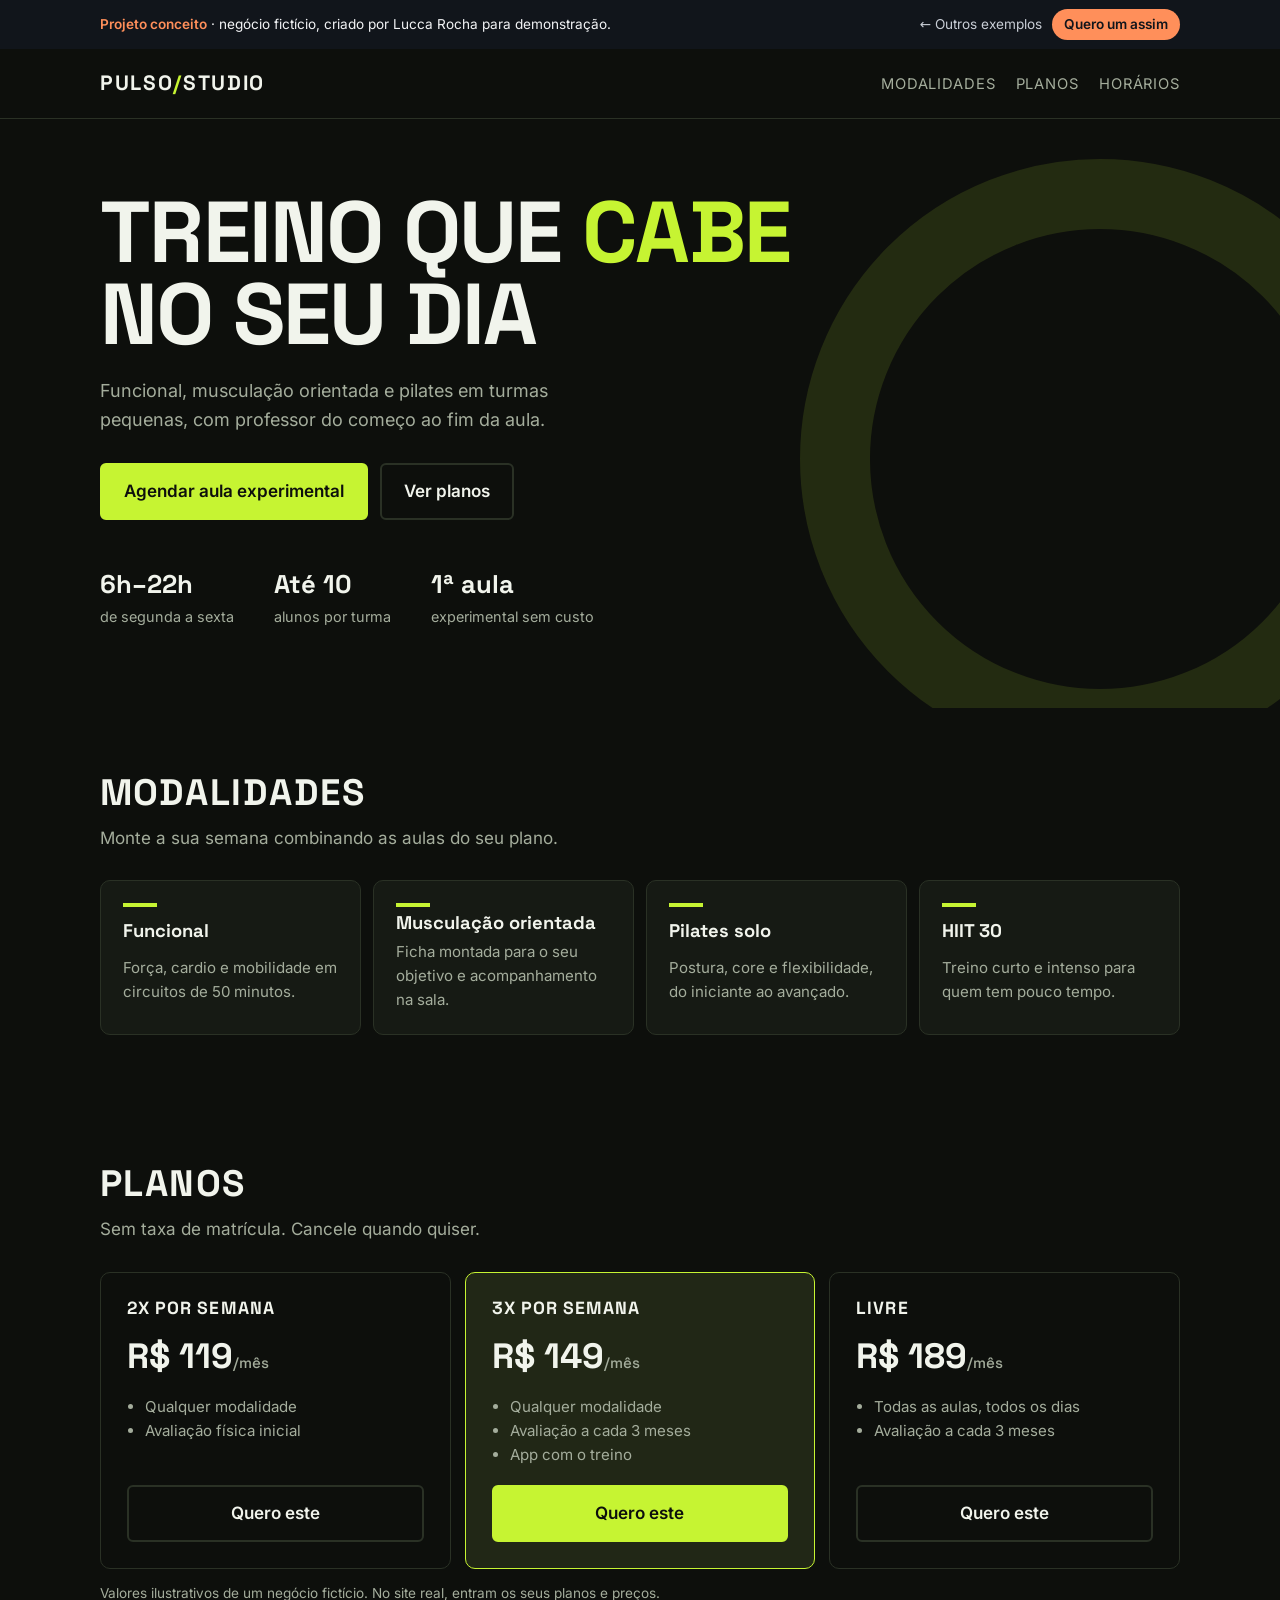
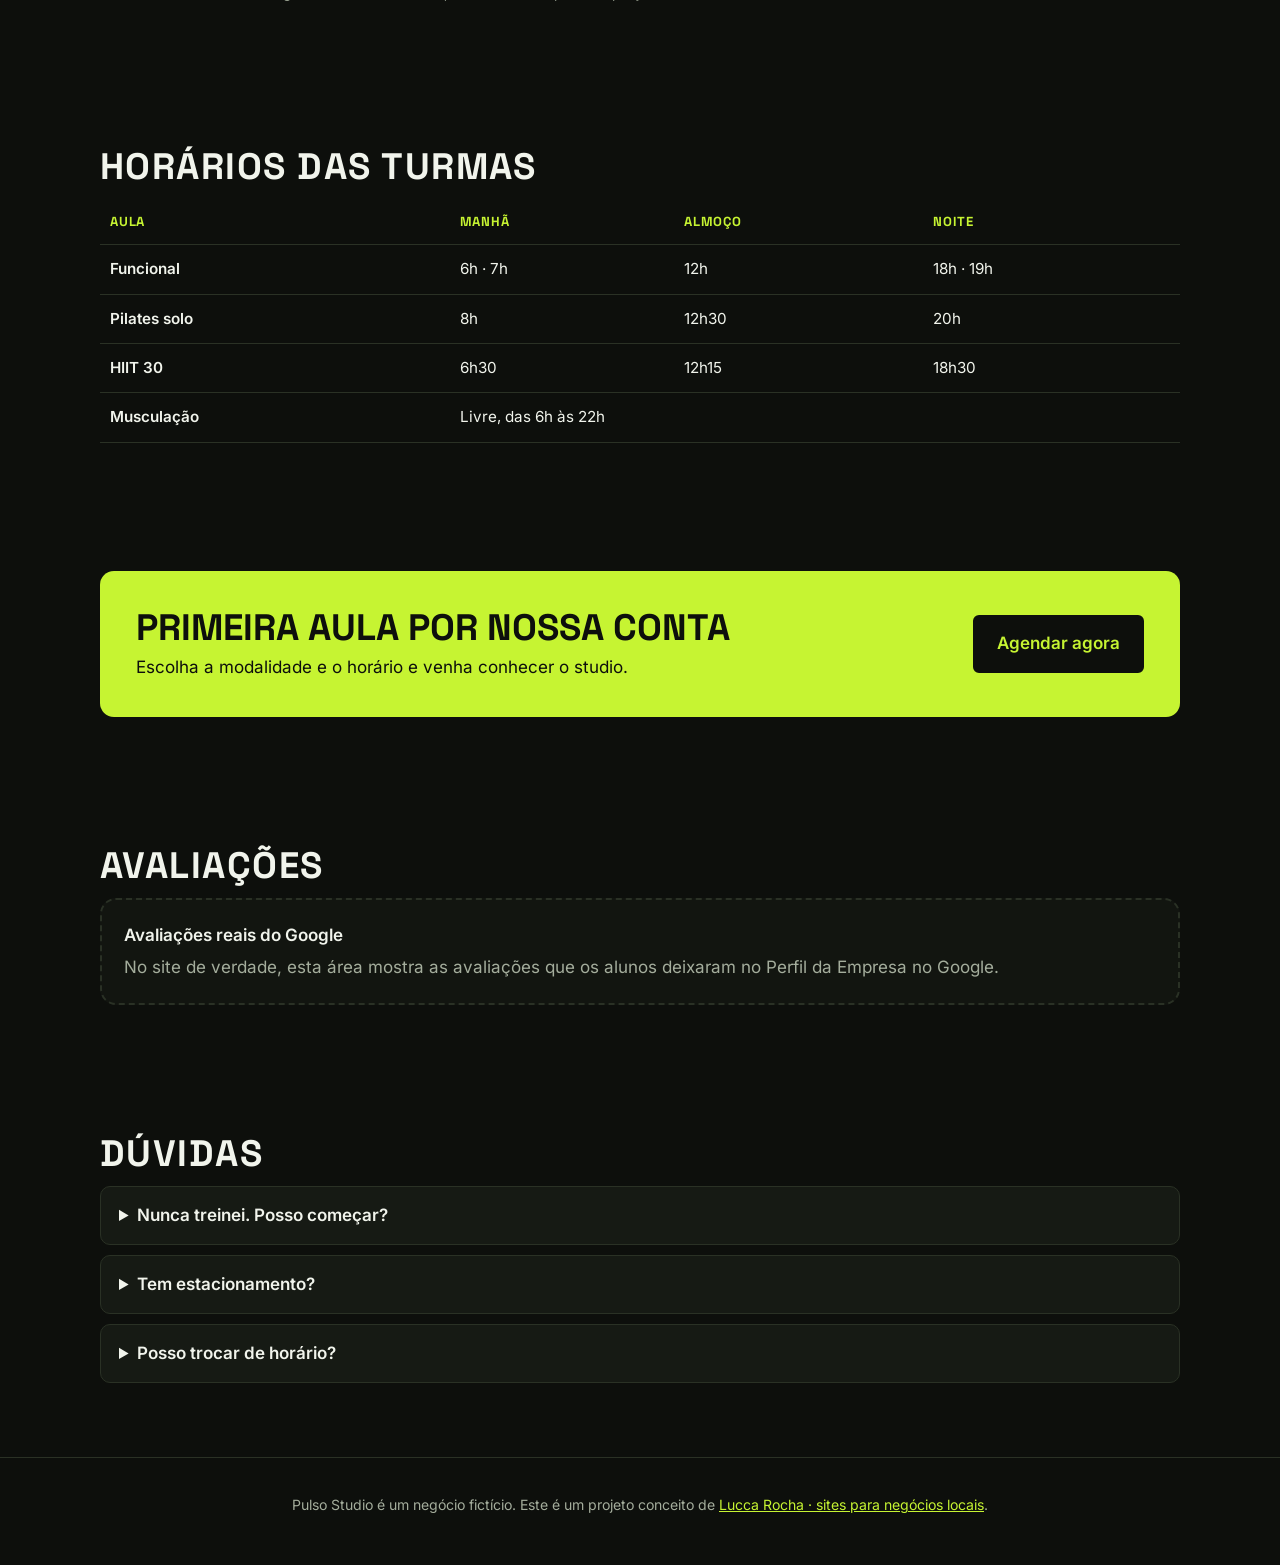
<file: conceitos/academia.html>
<!doctype html>
<html lang="pt-BR">
<head>
  <meta charset="utf-8">
  <meta name="viewport" content="width=device-width, initial-scale=1">
  <title>Pulso Studio · Projeto conceito</title>
  <meta name="description" content="Projeto conceito: site de demonstração para academia e studio, criado por Lucca Rocha. Negócio fictício.">
  <meta name="robots" content="noindex, follow">
  <meta name="theme-color" content="#0d0f0c">
  <link rel="stylesheet" href="../assets/fonts.css">
  <link rel="stylesheet" href="conceito.css">
  <style>
    :root {
      --bg: #0d0f0c; --surface: #161a14; --text: #f1f4ec; --muted: #a4ad9c; --line: #2a3125;
      --accent: #c6f432; --on-accent: #0d0f0c;
      --font-title: "Space Grotesk", system-ui, sans-serif; --font-body: "Inter", system-ui, sans-serif; --radius-btn: 6px;
    }
    .topo { padding: 18px 0; border-bottom: 1px solid var(--line); }
    .topo .wrap { display: flex; justify-content: space-between; align-items: center; }
    .marca { font-family: var(--font-title); font-weight: 700; font-size: 1.3rem; letter-spacing: 0.08em; text-transform: uppercase; text-decoration: none; }
    .marca span { color: var(--accent); }
    .topo nav a { text-decoration: none; color: var(--muted); margin-left: 20px; font-size: 0.92rem; text-transform: uppercase; letter-spacing: 0.06em; }
    .hero { padding: 72px 0 80px; position: relative; overflow: hidden; }
    .hero::after { content: ""; position: absolute; right: -120px; top: 40px; width: 460px; height: 460px; border: 70px solid var(--accent); border-radius: 50%; opacity: 0.12; }
    .hero h1 { font-size: clamp(2.6rem, 7vw, 5.4rem); text-transform: uppercase; letter-spacing: -0.02em; line-height: 0.95; max-width: 14ch; position: relative; z-index: 1; }
    .hero h1 span { color: var(--accent); }
    .hero p { color: var(--muted); font-size: 1.12rem; max-width: 48ch; margin: 22px 0 28px; position: relative; z-index: 1; }
    .acoes { display: flex; flex-wrap: wrap; gap: 12px; position: relative; z-index: 1; }
    .numeros { display: flex; flex-wrap: wrap; gap: 14px 40px; margin-top: 44px; position: relative; z-index: 1; }
    .numeros div { font-size: 0.9rem; color: var(--muted); }
    .numeros b { display: block; font-family: var(--font-title); font-size: 1.6rem; color: var(--text); }
    .titulo-sec { font-family: var(--font-title); text-transform: uppercase; letter-spacing: 0.04em; }
    .modal { display: grid; grid-template-columns: repeat(4, 1fr); gap: 12px; }
    .modal article { background: var(--surface); border: 1px solid var(--line); border-radius: 10px; padding: 22px; display: grid; gap: 6px; }
    .modal article::before { content: ""; width: 34px; height: 4px; background: var(--accent); }
    .modal h3 { font-size: 1.15rem; }
    .modal p { margin: 0; color: var(--muted); font-size: 0.94rem; }
    .planos { display: grid; grid-template-columns: repeat(3, 1fr); gap: 14px; }
    .plano { border: 1px solid var(--line); border-radius: 10px; padding: 26px; display: flex; flex-direction: column; gap: 10px; }
    .plano.dest { border-color: var(--accent); background: color-mix(in srgb, var(--accent) 6%, var(--surface)); }
    .plano h3 { font-size: 1.1rem; text-transform: uppercase; letter-spacing: 0.06em; }
    .preco { font-family: var(--font-title); font-size: 2.2rem; font-weight: 700; }
    .preco small { font-size: 0.95rem; color: var(--muted); font-weight: 400; }
    .plano ul { margin: 0 0 8px; padding-left: 18px; color: var(--muted); font-size: 0.94rem; }
    .plano .btn { margin-top: auto; }
    .nota { color: var(--muted); font-size: 0.85rem; margin-top: 14px; }
    .grade { width: 100%; border-collapse: collapse; font-size: 0.95rem; }
    .grade th, .grade td { border-bottom: 1px solid var(--line); padding: 12px 10px; text-align: left; }
    .grade th { color: var(--accent); font-family: var(--font-title); text-transform: uppercase; font-size: 0.82rem; letter-spacing: 0.06em; }
    .grade td:first-child { font-weight: 700; }
    .tabela { overflow-x: auto; }
    .experimental { background: var(--accent); color: var(--on-accent); border-radius: 14px; padding: 36px; display: flex; flex-wrap: wrap; gap: 20px; justify-content: space-between; align-items: center; }
    .experimental h2 { text-transform: uppercase; margin: 0; }
    .experimental p { margin: 6px 0 0; }
    .experimental .btn { background: var(--on-accent); color: var(--accent); border-color: var(--on-accent); }
    details { background: var(--surface); border: 1px solid var(--line); border-radius: 10px; padding: 0 18px; margin-bottom: 10px; }
    summary { cursor: pointer; font-weight: 700; padding: 15px 0; }
    details p { margin: 0 0 16px; color: var(--muted); }
    @media (max-width: 860px) {
      .modal { grid-template-columns: 1fr 1fr; }
      .planos { grid-template-columns: 1fr; }
      .topo nav { display: none; }
    }
    @media (max-width: 520px) { .modal { grid-template-columns: 1fr; } .experimental { padding: 26px; } }
  </style>
</head>
<body>
  <div class="conceito-faixa"><div class="wrap">
    <span><b>Projeto conceito</b> · negócio fictício, criado por Lucca Rocha para demonstração.</span>
    <nav><a class="voltar" href="../sites.html#exemplos">← Outros exemplos</a><a class="quero" data-wa="Olá Lucca! Vi o projeto conceito de academia e quero um site assim." data-goal="conceito-academia" href="https://wa.me/5541998861768" target="_blank" rel="noopener">Quero um assim</a></nav>
  </div></div>

  <header class="topo"><div class="wrap">
    <a class="marca" href="#">Pulso<span>/</span>Studio</a>
    <nav><a href="#modalidades">Modalidades</a><a href="#planos">Planos</a><a href="#horarios">Horários</a></nav>
  </div></header>

  <main>
    <section class="hero"><div class="wrap">
      <h1>Treino que <span>cabe</span> no seu dia</h1>
      <p>Funcional, musculação orientada e pilates em turmas pequenas, com professor do começo ao fim da aula.</p>
      <div class="acoes">
        <a class="btn" href="#" data-demo="Olá! Quero agendar uma aula experimental.">Agendar aula experimental</a>
        <a class="btn ghost" href="#planos">Ver planos</a>
      </div>
      <div class="numeros">
        <div><b>6h–22h</b>de segunda a sexta</div>
        <div><b>Até 10</b>alunos por turma</div>
        <div><b>1ª aula</b>experimental sem custo</div>
      </div>
    </div></section>

    <section id="modalidades"><div class="wrap">
      <h2 class="titulo-sec">Modalidades</h2>
      <p class="sub">Monte a sua semana combinando as aulas do seu plano.</p>
      <div class="modal">
        <article><h3>Funcional</h3><p>Força, cardio e mobilidade em circuitos de 50 minutos.</p></article>
        <article><h3>Musculação orientada</h3><p>Ficha montada para o seu objetivo e acompanhamento na sala.</p></article>
        <article><h3>Pilates solo</h3><p>Postura, core e flexibilidade, do iniciante ao avançado.</p></article>
        <article><h3>HIIT 30</h3><p>Treino curto e intenso para quem tem pouco tempo.</p></article>
      </div>
    </div></section>

    <section id="planos"><div class="wrap">
      <h2 class="titulo-sec">Planos</h2>
      <p class="sub">Sem taxa de matrícula. Cancele quando quiser.</p>
      <div class="planos">
        <article class="plano"><h3>2x por semana</h3><div class="preco">R$ 119<small>/mês</small></div><ul><li>Qualquer modalidade</li><li>Avaliação física inicial</li></ul><a class="btn ghost" href="#" data-demo="Olá! Quero saber do plano 2x por semana.">Quero este</a></article>
        <article class="plano dest"><h3>3x por semana</h3><div class="preco">R$ 149<small>/mês</small></div><ul><li>Qualquer modalidade</li><li>Avaliação a cada 3 meses</li><li>App com o treino</li></ul><a class="btn" href="#" data-demo="Olá! Quero saber do plano 3x por semana.">Quero este</a></article>
        <article class="plano"><h3>Livre</h3><div class="preco">R$ 189<small>/mês</small></div><ul><li>Todas as aulas, todos os dias</li><li>Avaliação a cada 3 meses</li></ul><a class="btn ghost" href="#" data-demo="Olá! Quero saber do plano livre.">Quero este</a></article>
      </div>
      <p class="nota">Valores ilustrativos de um negócio fictício. No site real, entram os seus planos e preços.</p>
    </div></section>

    <section id="horarios"><div class="wrap">
      <h2 class="titulo-sec">Horários das turmas</h2>
      <div class="tabela">
        <table class="grade">
          <thead><tr><th>Aula</th><th>Manhã</th><th>Almoço</th><th>Noite</th></tr></thead>
          <tbody>
            <tr><td>Funcional</td><td>6h · 7h</td><td>12h</td><td>18h · 19h</td></tr>
            <tr><td>Pilates solo</td><td>8h</td><td>12h30</td><td>20h</td></tr>
            <tr><td>HIIT 30</td><td>6h30</td><td>12h15</td><td>18h30</td></tr>
            <tr><td>Musculação</td><td colspan="3">Livre, das 6h às 22h</td></tr>
          </tbody>
        </table>
      </div>
    </div></section>

    <section><div class="wrap">
      <div class="experimental">
        <div><h2>Primeira aula por nossa conta</h2><p>Escolha a modalidade e o horário e venha conhecer o studio.</p></div>
        <a class="btn" href="#" data-demo="Olá! Quero agendar uma aula experimental.">Agendar agora</a>
      </div>
    </div></section>

    <section><div class="wrap">
      <h2 class="titulo-sec">Avaliações</h2>
      <div class="placeholder"><b>Avaliações reais do Google</b>No site de verdade, esta área mostra as avaliações que os alunos deixaram no Perfil da Empresa no Google.</div>
    </div></section>

    <section><div class="wrap">
      <h2 class="titulo-sec">Dúvidas</h2>
      <details><summary>Nunca treinei. Posso começar?</summary><p>Pode. Toda turma tem adaptações, e a avaliação inicial define por onde começar.</p></details>
      <details><summary>Tem estacionamento?</summary><p>No site real, aqui entram o endereço, o mapa e as informações de estacionamento.</p></details>
      <details><summary>Posso trocar de horário?</summary><p>Sim, é só reservar pelo app ou avisar pelo WhatsApp com antecedência.</p></details>
    </div></section>
  </main>

  <footer class="rodape-conceito"><div class="wrap">Pulso Studio é um negócio fictício. Este é um projeto conceito de <a href="../sites.html">Lucca Rocha · sites para negócios locais</a>.</div></footer>

  <script src="conceito.js"></script>
  <script src="../assets/script.js"></script>
</body>
</html>
</file>
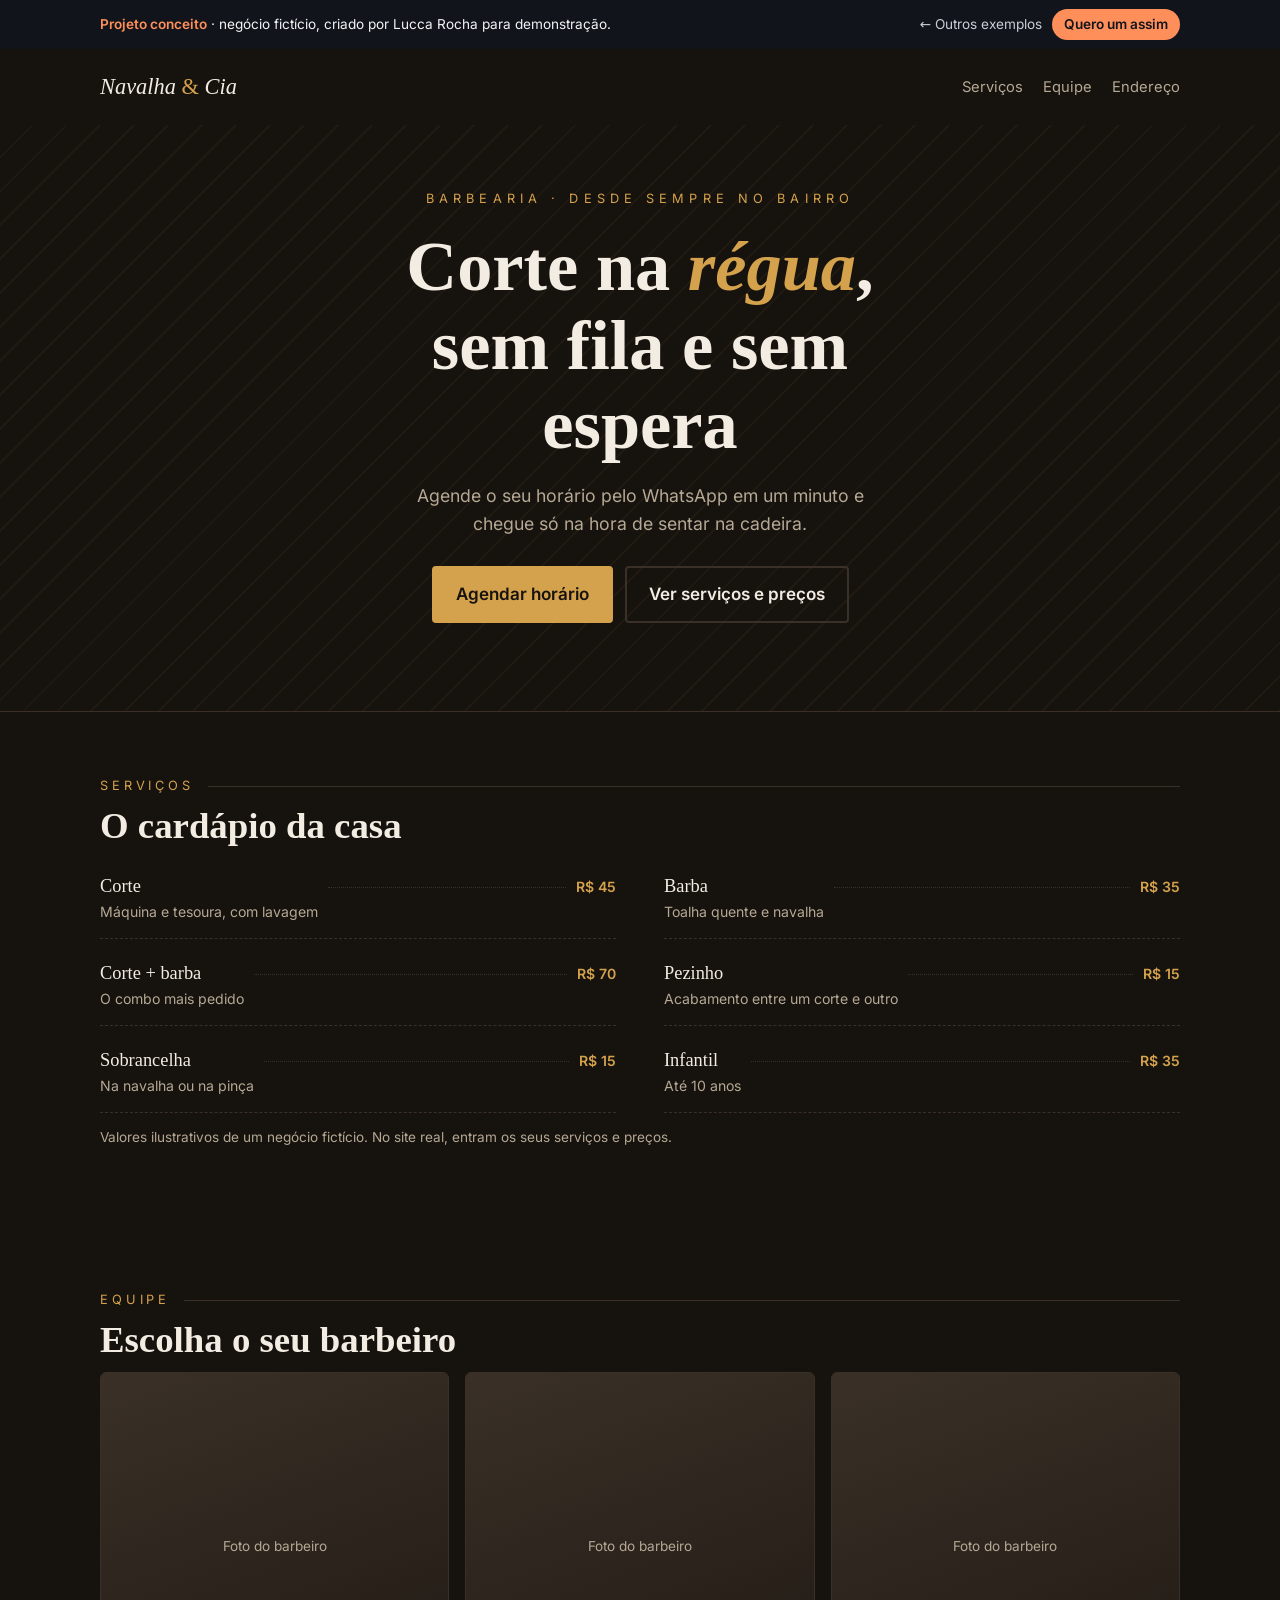
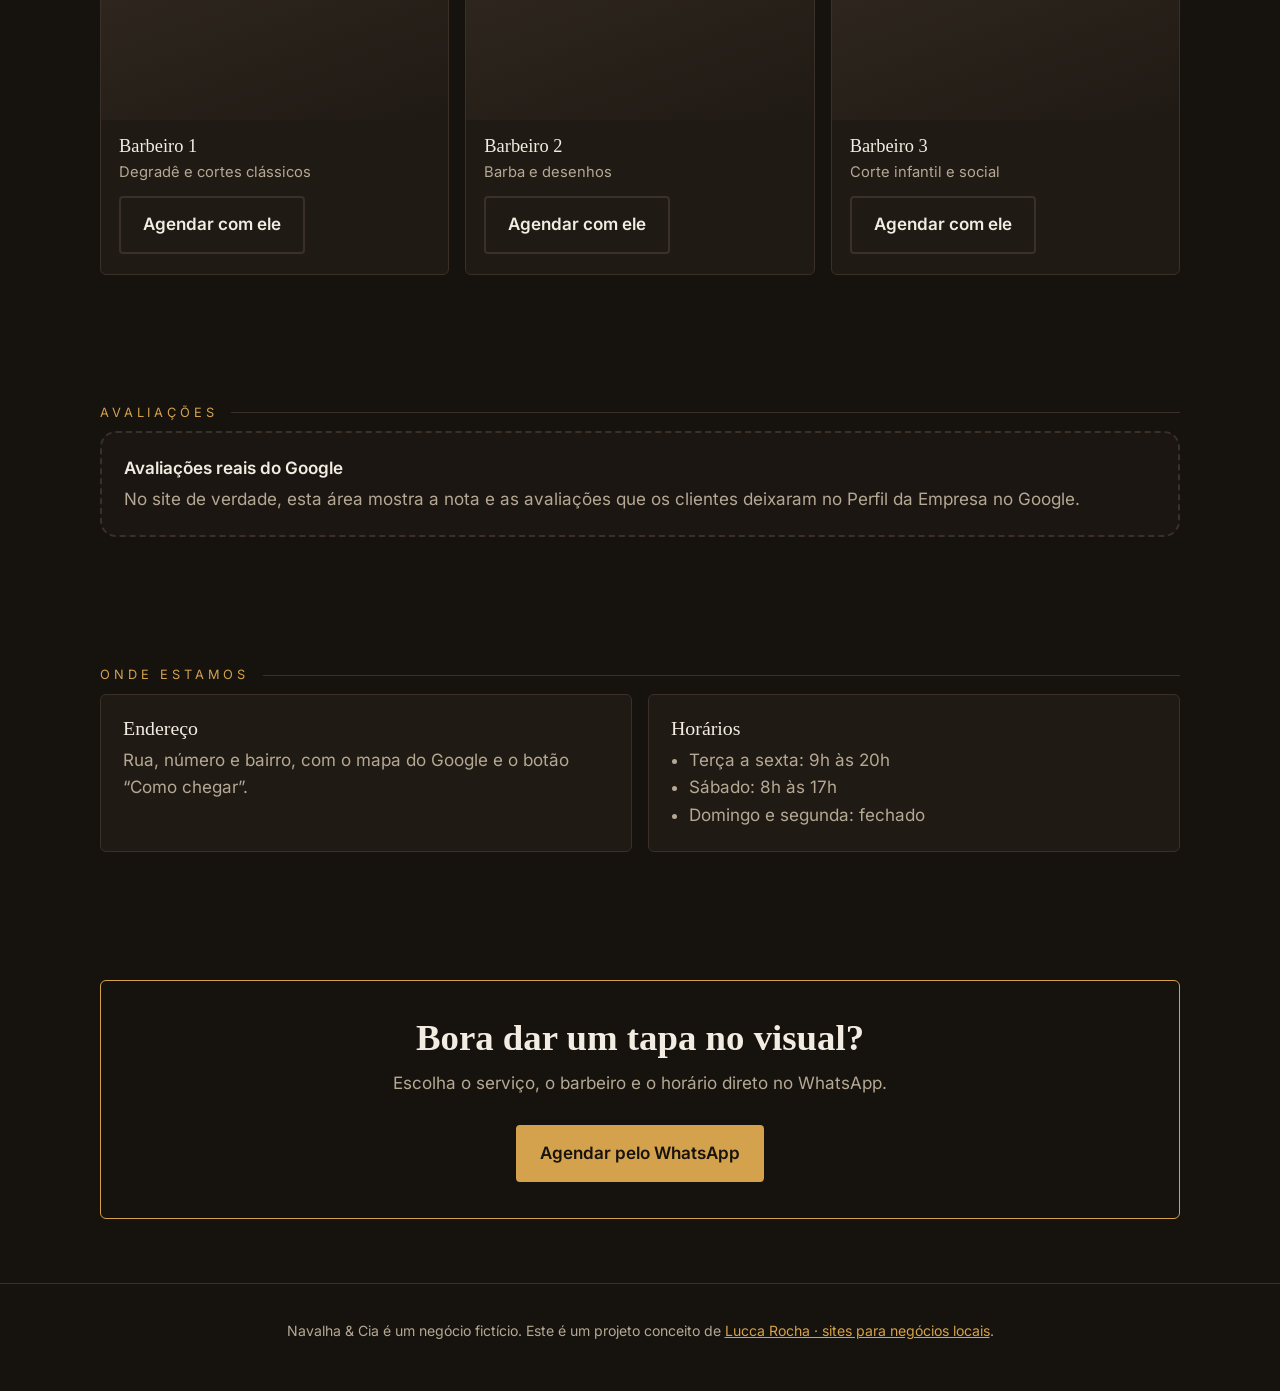
<file: conceitos/barbearia.html>
<!doctype html>
<html lang="pt-BR">
<head>
  <meta charset="utf-8">
  <meta name="viewport" content="width=device-width, initial-scale=1">
  <title>Navalha &amp; Cia · Projeto conceito</title>
  <meta name="description" content="Projeto conceito: site de demonstração para barbearia, criado por Lucca Rocha. Negócio fictício.">
  <meta name="robots" content="noindex, follow">
  <meta name="theme-color" content="#16120e">
  <link rel="stylesheet" href="../assets/fonts.css">
  <link rel="stylesheet" href="conceito.css">
  <style>
    :root {
      --bg: #16120e; --surface: #201a14; --text: #f3ece2; --muted: #b5a894; --line: #3a3027;
      --accent: #d4a24c; --on-accent: #16120e;
      --font-title: Georgia, "Times New Roman", serif; --font-body: "Inter", system-ui, sans-serif; --radius-btn: 4px;
    }
    .topo { padding: 20px 0; }
    .topo .wrap { display: flex; justify-content: space-between; align-items: center; }
    .marca { font-family: var(--font-title); font-size: 1.4rem; text-decoration: none; font-style: italic; }
    .marca span { color: var(--accent); font-style: normal; }
    .topo nav a { text-decoration: none; color: var(--muted); margin-left: 20px; font-size: 0.92rem; }
    .hero { padding: 64px 0 88px; text-align: center; background:
      repeating-linear-gradient(135deg, transparent 0 22px, rgba(212, 162, 76, 0.05) 22px 24px); border-bottom: 1px solid var(--line); }
    .ornamento { color: var(--accent); letter-spacing: 0.4em; font-size: 0.8rem; text-transform: uppercase; }
    .hero h1 { font-size: clamp(2.4rem, 6vw, 4.4rem); margin: 18px auto; max-width: 16ch; }
    .hero h1 em { color: var(--accent); }
    .hero p { color: var(--muted); font-size: 1.1rem; max-width: 44ch; margin: 0 auto 28px; }
    .acoes { display: flex; flex-wrap: wrap; gap: 12px; justify-content: center; }
    .divisor { display: flex; align-items: center; gap: 14px; color: var(--accent); margin-bottom: 8px; font-size: 0.8rem; letter-spacing: 0.3em; text-transform: uppercase; }
    .divisor::after { content: ""; flex: 1; height: 1px; background: var(--line); }
    .menu { display: grid; grid-template-columns: 1fr 1fr; gap: 6px 48px; }
    .item { display: flex; align-items: baseline; gap: 10px; padding: 14px 0; border-bottom: 1px dashed var(--line); }
    .item b { font-family: var(--font-title); font-size: 1.15rem; font-weight: 400; }
    .item span { color: var(--muted); font-size: 0.88rem; display: block; }
    .item .pontos { flex: 1; border-bottom: 1px dotted var(--line); transform: translateY(-4px); }
    .item .valor { color: var(--accent); font-weight: 700; white-space: nowrap; }
    .nota { color: var(--muted); font-size: 0.85rem; margin-top: 14px; }
    .equipe { display: grid; grid-template-columns: repeat(3, 1fr); gap: 16px; }
    .barbeiro { background: var(--surface); border: 1px solid var(--line); border-radius: 6px; overflow: hidden; }
    .barbeiro .foto { aspect-ratio: 1; background: linear-gradient(160deg, #3a3027, #201a14); display: grid; place-items: center; color: var(--muted); font-size: 0.85rem; text-align: center; padding: 16px; }
    .barbeiro div:last-child { padding: 16px 18px 20px; }
    .barbeiro h3 { font-size: 1.15rem; font-weight: 400; }
    .barbeiro p { margin: 4px 0 12px; color: var(--muted); font-size: 0.92rem; }
    .agendar { border: 1px solid var(--accent); border-radius: 6px; padding: 36px; text-align: center; }
    .agendar .sub { margin-inline: auto; }
    .info { display: grid; grid-template-columns: 1fr 1fr; gap: 16px; }
    .info article { background: var(--surface); border: 1px solid var(--line); border-radius: 6px; padding: 22px; }
    .info h3 { font-weight: 400; margin-bottom: 8px; }
    .info ul { margin: 0; padding-left: 18px; color: var(--muted); }
    .info p { margin: 0; color: var(--muted); }
    @media (max-width: 820px) {
      .menu, .info { grid-template-columns: 1fr; }
      .equipe { grid-template-columns: 1fr; }
      .topo nav { display: none; }
    }
  </style>
</head>
<body>
  <div class="conceito-faixa"><div class="wrap">
    <span><b>Projeto conceito</b> · negócio fictício, criado por Lucca Rocha para demonstração.</span>
    <nav><a class="voltar" href="../sites.html#exemplos">← Outros exemplos</a><a class="quero" data-wa="Olá Lucca! Vi o projeto conceito de barbearia e quero um site assim." data-goal="conceito-barbearia" href="https://wa.me/5541998861768" target="_blank" rel="noopener">Quero um assim</a></nav>
  </div></div>

  <header class="topo"><div class="wrap">
    <a class="marca" href="#">Navalha <span>&amp;</span> Cia</a>
    <nav><a href="#servicos">Serviços</a><a href="#equipe">Equipe</a><a href="#local">Endereço</a></nav>
  </div></header>

  <main>
    <section class="hero"><div class="wrap">
      <div class="ornamento">Barbearia · desde sempre no bairro</div>
      <h1>Corte na <em>régua</em>, sem fila e sem espera</h1>
      <p>Agende o seu horário pelo WhatsApp em um minuto e chegue só na hora de sentar na cadeira.</p>
      <div class="acoes">
        <a class="btn" href="#" data-demo="Olá! Quero agendar um corte.">Agendar horário</a>
        <a class="btn ghost" href="#servicos">Ver serviços e preços</a>
      </div>
    </div></section>

    <section id="servicos"><div class="wrap">
      <div class="divisor">Serviços</div>
      <h2>O cardápio da casa</h2>
      <div class="menu">
        <div class="item"><div><b>Corte</b><span>Máquina e tesoura, com lavagem</span></div><i class="pontos"></i><span class="valor">R$ 45</span></div>
        <div class="item"><div><b>Barba</b><span>Toalha quente e navalha</span></div><i class="pontos"></i><span class="valor">R$ 35</span></div>
        <div class="item"><div><b>Corte + barba</b><span>O combo mais pedido</span></div><i class="pontos"></i><span class="valor">R$ 70</span></div>
        <div class="item"><div><b>Pezinho</b><span>Acabamento entre um corte e outro</span></div><i class="pontos"></i><span class="valor">R$ 15</span></div>
        <div class="item"><div><b>Sobrancelha</b><span>Na navalha ou na pinça</span></div><i class="pontos"></i><span class="valor">R$ 15</span></div>
        <div class="item"><div><b>Infantil</b><span>Até 10 anos</span></div><i class="pontos"></i><span class="valor">R$ 35</span></div>
      </div>
      <p class="nota">Valores ilustrativos de um negócio fictício. No site real, entram os seus serviços e preços.</p>
    </div></section>

    <section id="equipe"><div class="wrap">
      <div class="divisor">Equipe</div>
      <h2>Escolha o seu barbeiro</h2>
      <div class="equipe">
        <article class="barbeiro"><div class="foto">Foto do barbeiro</div><div><h3>Barbeiro 1</h3><p>Degradê e cortes clássicos</p><a class="btn ghost" href="#" data-demo="Olá! Quero agendar com o Barbeiro 1.">Agendar com ele</a></div></article>
        <article class="barbeiro"><div class="foto">Foto do barbeiro</div><div><h3>Barbeiro 2</h3><p>Barba e desenhos</p><a class="btn ghost" href="#" data-demo="Olá! Quero agendar com o Barbeiro 2.">Agendar com ele</a></div></article>
        <article class="barbeiro"><div class="foto">Foto do barbeiro</div><div><h3>Barbeiro 3</h3><p>Corte infantil e social</p><a class="btn ghost" href="#" data-demo="Olá! Quero agendar com o Barbeiro 3.">Agendar com ele</a></div></article>
      </div>
    </div></section>

    <section><div class="wrap">
      <div class="divisor">Avaliações</div>
      <div class="placeholder"><b>Avaliações reais do Google</b>No site de verdade, esta área mostra a nota e as avaliações que os clientes deixaram no Perfil da Empresa no Google.</div>
    </div></section>

    <section id="local"><div class="wrap">
      <div class="divisor">Onde estamos</div>
      <div class="info">
        <article><h3>Endereço</h3><p>Rua, número e bairro, com o mapa do Google e o botão “Como chegar”.</p></article>
        <article><h3>Horários</h3><ul><li>Terça a sexta: 9h às 20h</li><li>Sábado: 8h às 17h</li><li>Domingo e segunda: fechado</li></ul></article>
      </div>
    </div></section>

    <section><div class="wrap">
      <div class="agendar">
        <h2>Bora dar um tapa no visual?</h2>
        <p class="sub">Escolha o serviço, o barbeiro e o horário direto no WhatsApp.</p>
        <a class="btn" href="#" data-demo="Olá! Quero agendar um corte.">Agendar pelo WhatsApp</a>
      </div>
    </div></section>
  </main>

  <footer class="rodape-conceito"><div class="wrap">Navalha &amp; Cia é um negócio fictício. Este é um projeto conceito de <a href="../sites.html">Lucca Rocha · sites para negócios locais</a>.</div></footer>

  <script src="conceito.js"></script>
  <script src="../assets/script.js"></script>
</body>
</html>
</file>
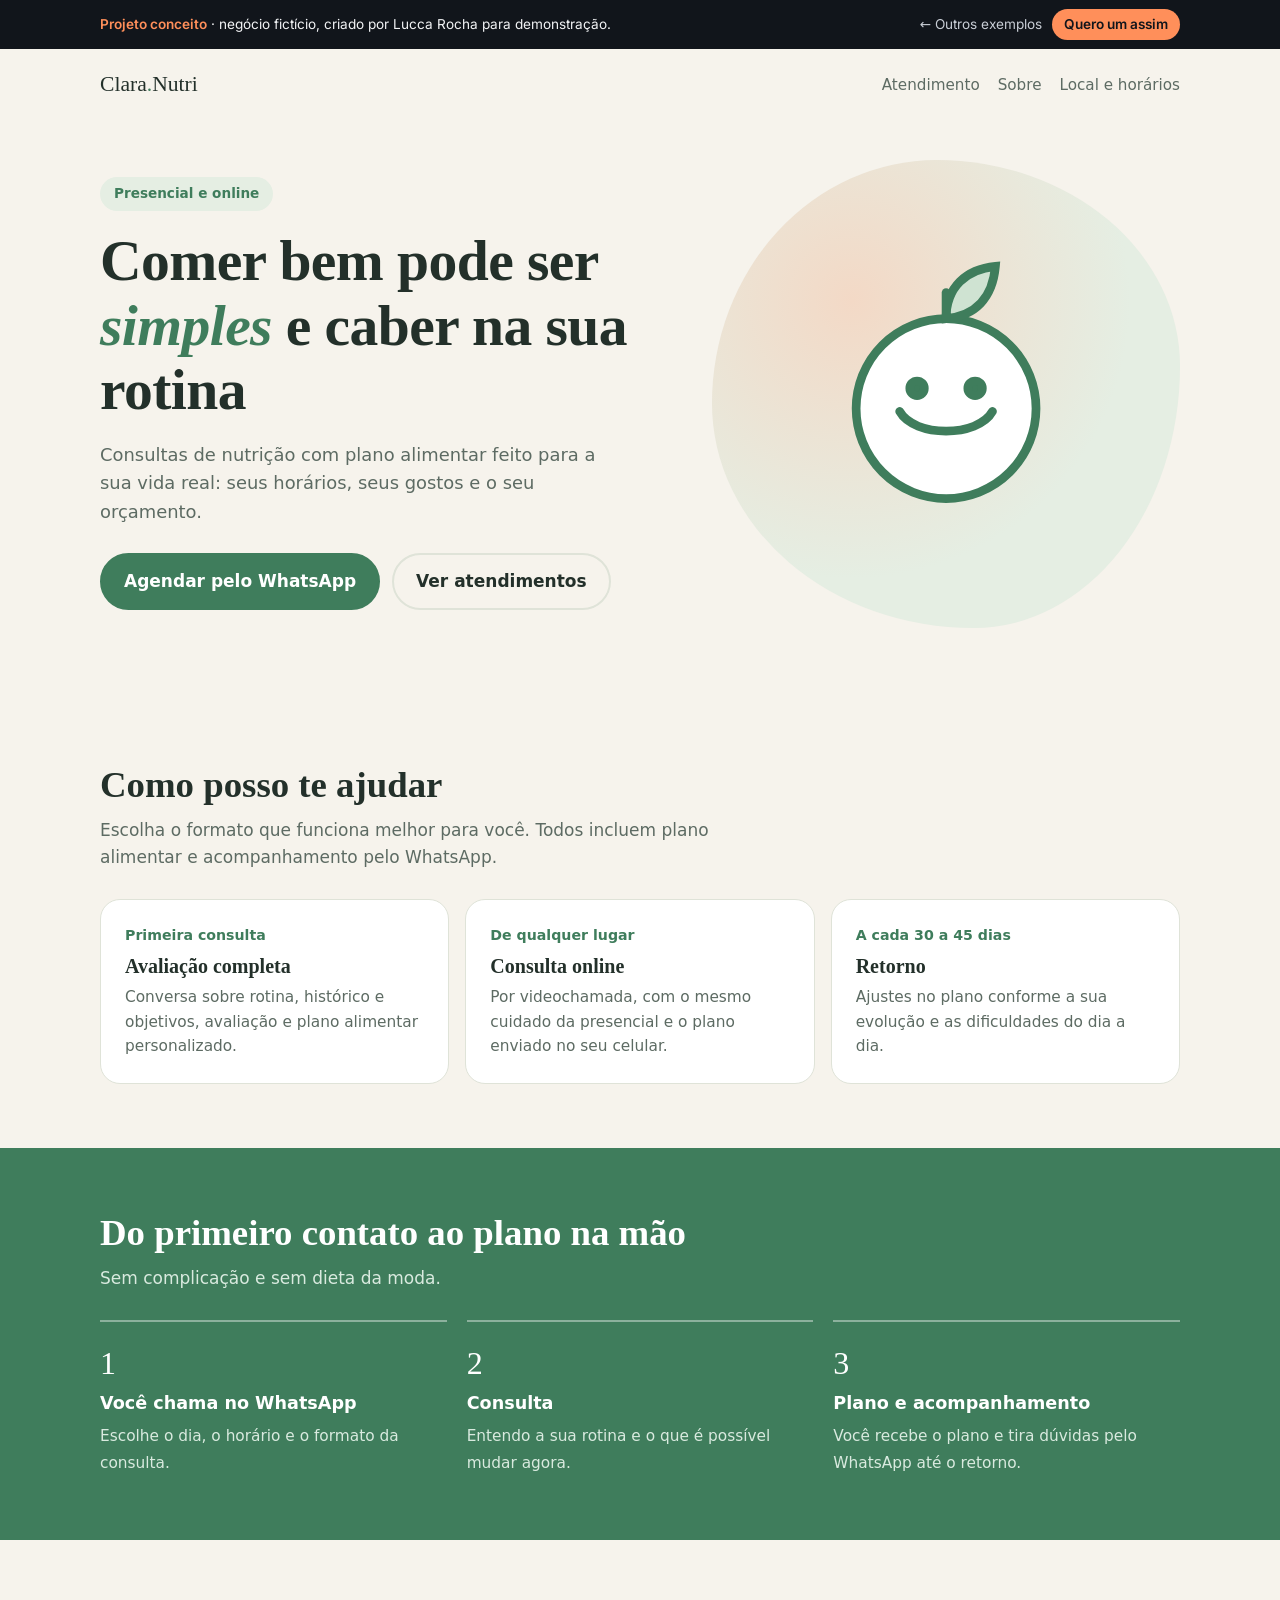
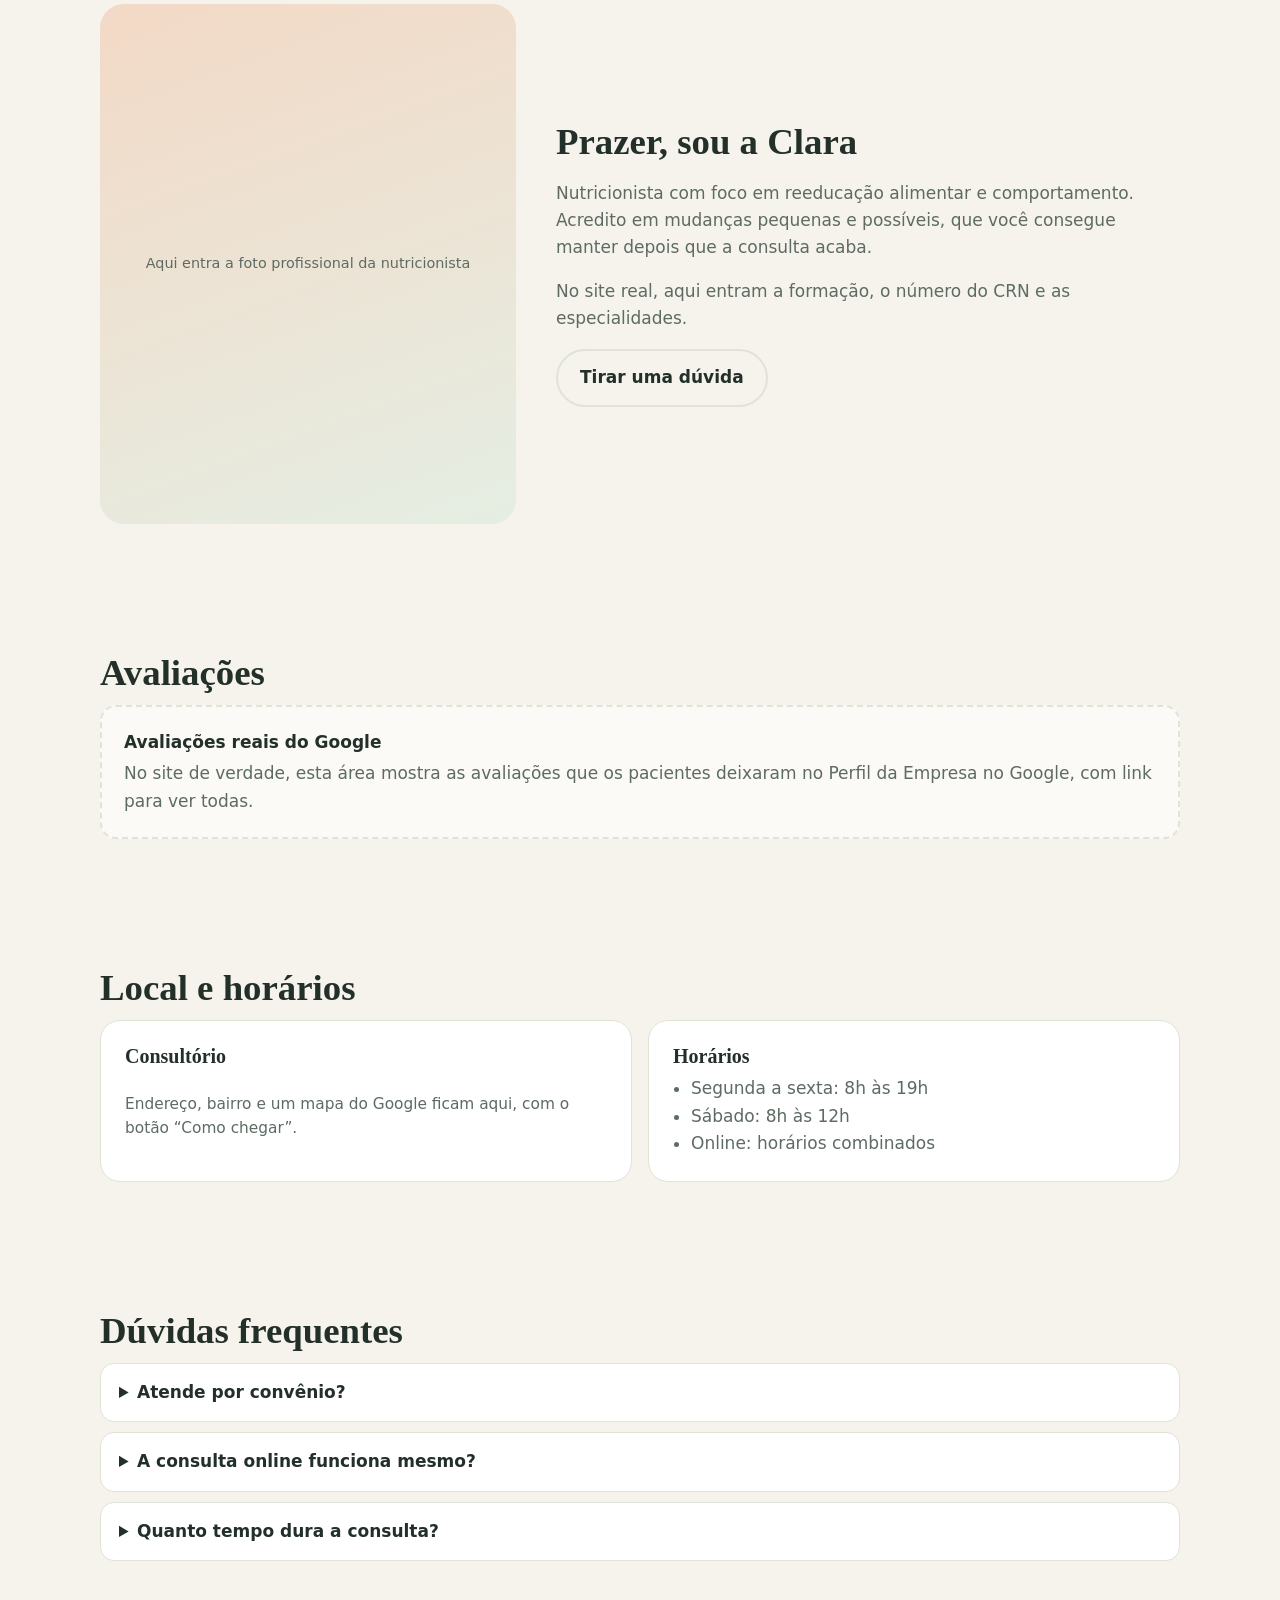
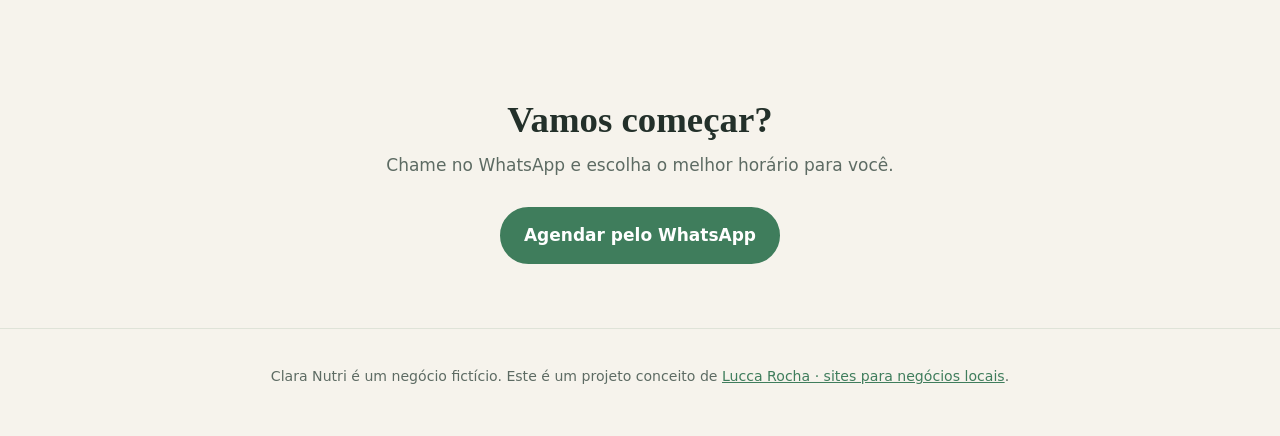
<file: conceitos/nutricionista.html>
<!doctype html>
<html lang="pt-BR">
<head>
  <meta charset="utf-8">
  <meta name="viewport" content="width=device-width, initial-scale=1">
  <title>Clara Nutri · Projeto conceito</title>
  <meta name="description" content="Projeto conceito: site de demonstração para nutricionista, criado por Lucca Rocha. Negócio fictício.">
  <meta name="robots" content="noindex, follow">
  <meta name="theme-color" content="#f6f3ec">
  <link rel="stylesheet" href="../assets/fonts.css">
  <link rel="stylesheet" href="conceito.css">
  <style>
    :root {
      --bg: #f6f3ec; --surface: #ffffff; --text: #23302a; --muted: #5d6b63; --line: #dfe3d8;
      --accent: #3f7d5c; --on-accent: #ffffff; --soft: #e5eee3; --peach: #f3d9c6;
      --font-title: Georgia, "Times New Roman", serif; --radius-btn: 999px;
    }
    .topo { padding: 18px 0; }
    .topo .wrap { display: flex; justify-content: space-between; align-items: center; gap: 12px; }
    .marca { font-family: var(--font-title); font-size: 1.35rem; text-decoration: none; }
    .marca span { color: var(--accent); }
    .topo nav a { text-decoration: none; color: var(--muted); margin-left: 18px; font-size: 0.95rem; }
    .hero { padding: 40px 0 72px; }
    .hero .wrap { display: grid; grid-template-columns: 1.1fr 0.9fr; gap: 40px; align-items: center; }
    .selo { display: inline-block; background: var(--soft); color: var(--accent); font-weight: 700; font-size: 0.85rem; padding: 6px 14px; border-radius: 999px; }
    .hero h1 { font-size: clamp(2.2rem, 5vw, 3.6rem); margin: 18px 0; letter-spacing: -0.01em; }
    .hero h1 em { color: var(--accent); }
    .hero p { color: var(--muted); font-size: 1.12rem; max-width: 46ch; margin: 0 0 26px; }
    .acoes { display: flex; flex-wrap: wrap; gap: 12px; }
    .arte { aspect-ratio: 1; border-radius: 48% 52% 44% 56% / 52% 44% 56% 48%; background: radial-gradient(circle at 30% 30%, var(--peach), transparent 60%), var(--soft); display: grid; place-items: center; }
    .arte svg { width: 62%; }
    .cards { display: grid; grid-template-columns: repeat(3, 1fr); gap: 16px; }
    .card { background: var(--surface); border: 1px solid var(--line); border-radius: 20px; padding: 24px; display: grid; gap: 8px; }
    .card h3 { font-size: 1.25rem; }
    .card p { margin: 0; color: var(--muted); font-size: 0.96rem; }
    .card small { color: var(--accent); font-weight: 700; }
    .faixa-verde { background: var(--accent); color: #fff; }
    .faixa-verde .sub { color: #d9eadf; }
    .passos { list-style: none; padding: 0; margin: 0; display: grid; grid-template-columns: repeat(3, 1fr); gap: 20px; counter-reset: p; }
    .passos li { counter-increment: p; border-top: 2px solid rgba(255, 255, 255, 0.4); padding-top: 16px; }
    .passos li::before { content: counter(p); font-family: var(--font-title); font-size: 2rem; display: block; }
    .passos b { display: block; font-size: 1.1rem; margin-bottom: 4px; }
    .passos span { color: #d9eadf; font-size: 0.96rem; }
    .sobre { display: grid; grid-template-columns: 0.8fr 1.2fr; gap: 40px; align-items: center; }
    .retrato { aspect-ratio: 4 / 5; border-radius: 24px; background: linear-gradient(160deg, var(--peach), var(--soft)); display: grid; place-items: center; color: var(--muted); font-size: 0.9rem; text-align: center; padding: 20px; }
    .sobre p { color: var(--muted); }
    .info { display: grid; grid-template-columns: repeat(2, 1fr); gap: 16px; }
    .info .card ul { margin: 0; padding-left: 18px; color: var(--muted); }
    details { background: var(--surface); border: 1px solid var(--line); border-radius: 14px; padding: 0 18px; margin-bottom: 10px; }
    summary { cursor: pointer; font-weight: 700; padding: 15px 0; }
    details p { margin: 0 0 16px; color: var(--muted); }
    .final { text-align: center; }
    .final .sub { margin-inline: auto; }
    @media (max-width: 820px) {
      .hero .wrap, .sobre, .info { grid-template-columns: 1fr; }
      .cards, .passos { grid-template-columns: 1fr; }
      .arte { max-width: 320px; margin-inline: auto; }
      .topo nav { display: none; }
    }
  </style>
</head>
<body>
  <div class="conceito-faixa"><div class="wrap">
    <span><b>Projeto conceito</b> · negócio fictício, criado por Lucca Rocha para demonstração.</span>
    <nav><a class="voltar" href="../sites.html#exemplos">← Outros exemplos</a><a class="quero" data-wa="Olá Lucca! Vi o projeto conceito de nutricionista e quero um site assim." data-goal="conceito-nutricionista" href="https://wa.me/5541998861768" target="_blank" rel="noopener">Quero um assim</a></nav>
  </div></div>

  <header class="topo"><div class="wrap">
    <a class="marca" href="#">Clara<span>.</span>Nutri</a>
    <nav><a href="#atendimento">Atendimento</a><a href="#sobre">Sobre</a><a href="#local">Local e horários</a></nav>
  </div></header>

  <main>
    <section class="hero"><div class="wrap">
      <div>
        <span class="selo">Presencial e online</span>
        <h1>Comer bem pode ser <em>simples</em> e caber na sua rotina</h1>
        <p>Consultas de nutrição com plano alimentar feito para a sua vida real: seus horários, seus gostos e o seu orçamento.</p>
        <div class="acoes">
          <a class="btn" href="#" data-demo="Olá! Quero agendar uma consulta.">Agendar pelo WhatsApp</a>
          <a class="btn ghost" href="#atendimento">Ver atendimentos</a>
        </div>
      </div>
      <div class="arte" aria-hidden="true">
        <svg viewBox="0 0 200 200" fill="none" stroke="#3f7d5c" stroke-width="6" stroke-linecap="round">
          <circle cx="100" cy="110" r="62" fill="#fff"/>
          <path d="M100 48c0-22 14-34 34-36-2 22-14 34-34 36Z" fill="#cfe3d2"/>
          <path d="M100 48V30"/>
          <path d="M68 112c10 18 54 18 64 0" />
          <circle cx="80" cy="96" r="5" fill="#3f7d5c"/><circle cx="120" cy="96" r="5" fill="#3f7d5c"/>
        </svg>
      </div>
    </div></section>

    <section id="atendimento"><div class="wrap">
      <h2>Como posso te ajudar</h2>
      <p class="sub">Escolha o formato que funciona melhor para você. Todos incluem plano alimentar e acompanhamento pelo WhatsApp.</p>
      <div class="cards">
        <article class="card"><small>Primeira consulta</small><h3>Avaliação completa</h3><p>Conversa sobre rotina, histórico e objetivos, avaliação e plano alimentar personalizado.</p></article>
        <article class="card"><small>De qualquer lugar</small><h3>Consulta online</h3><p>Por videochamada, com o mesmo cuidado da presencial e o plano enviado no seu celular.</p></article>
        <article class="card"><small>A cada 30 a 45 dias</small><h3>Retorno</h3><p>Ajustes no plano conforme a sua evolução e as dificuldades do dia a dia.</p></article>
      </div>
    </div></section>

    <section class="faixa-verde"><div class="wrap">
      <h2>Do primeiro contato ao plano na mão</h2>
      <p class="sub">Sem complicação e sem dieta da moda.</p>
      <ol class="passos">
        <li><b>Você chama no WhatsApp</b><span>Escolhe o dia, o horário e o formato da consulta.</span></li>
        <li><b>Consulta</b><span>Entendo a sua rotina e o que é possível mudar agora.</span></li>
        <li><b>Plano e acompanhamento</b><span>Você recebe o plano e tira dúvidas pelo WhatsApp até o retorno.</span></li>
      </ol>
    </div></section>

    <section id="sobre"><div class="wrap sobre">
      <div class="retrato">Aqui entra a foto profissional da nutricionista</div>
      <div>
        <h2>Prazer, sou a Clara</h2>
        <p>Nutricionista com foco em reeducação alimentar e comportamento. Acredito em mudanças pequenas e possíveis, que você consegue manter depois que a consulta acaba.</p>
        <p>No site real, aqui entram a formação, o número do CRN e as especialidades.</p>
        <a class="btn ghost" href="#" data-demo="Olá! Quero tirar uma dúvida antes de agendar.">Tirar uma dúvida</a>
      </div>
    </div></section>

    <section><div class="wrap">
      <h2>Avaliações</h2>
      <div class="placeholder"><b>Avaliações reais do Google</b>No site de verdade, esta área mostra as avaliações que os pacientes deixaram no Perfil da Empresa no Google, com link para ver todas.</div>
    </div></section>

    <section id="local"><div class="wrap">
      <h2>Local e horários</h2>
      <div class="info">
        <article class="card"><h3>Consultório</h3><p>Endereço, bairro e um mapa do Google ficam aqui, com o botão “Como chegar”.</p></article>
        <article class="card"><h3>Horários</h3><ul><li>Segunda a sexta: 8h às 19h</li><li>Sábado: 8h às 12h</li><li>Online: horários combinados</li></ul></article>
      </div>
    </div></section>

    <section><div class="wrap">
      <h2>Dúvidas frequentes</h2>
      <details><summary>Atende por convênio?</summary><p>Atendimento particular, com recibo para pedir reembolso ao seu plano de saúde.</p></details>
      <details><summary>A consulta online funciona mesmo?</summary><p>Sim. A conversa e o plano são os mesmos; só a avaliação física é feita com as medidas que você mesmo tira, com orientação.</p></details>
      <details><summary>Quanto tempo dura a consulta?</summary><p>A primeira leva cerca de 1 hora. Os retornos, cerca de 40 minutos.</p></details>
    </div></section>

    <section class="final"><div class="wrap">
      <h2>Vamos começar?</h2>
      <p class="sub">Chame no WhatsApp e escolha o melhor horário para você.</p>
      <a class="btn" href="#" data-demo="Olá! Quero agendar uma consulta.">Agendar pelo WhatsApp</a>
    </div></section>
  </main>

  <footer class="rodape-conceito"><div class="wrap">Clara Nutri é um negócio fictício. Este é um projeto conceito de <a href="../sites.html">Lucca Rocha · sites para negócios locais</a>.</div></footer>

  <script src="conceito.js"></script>
  <script src="../assets/script.js"></script>
</body>
</html>
</file>
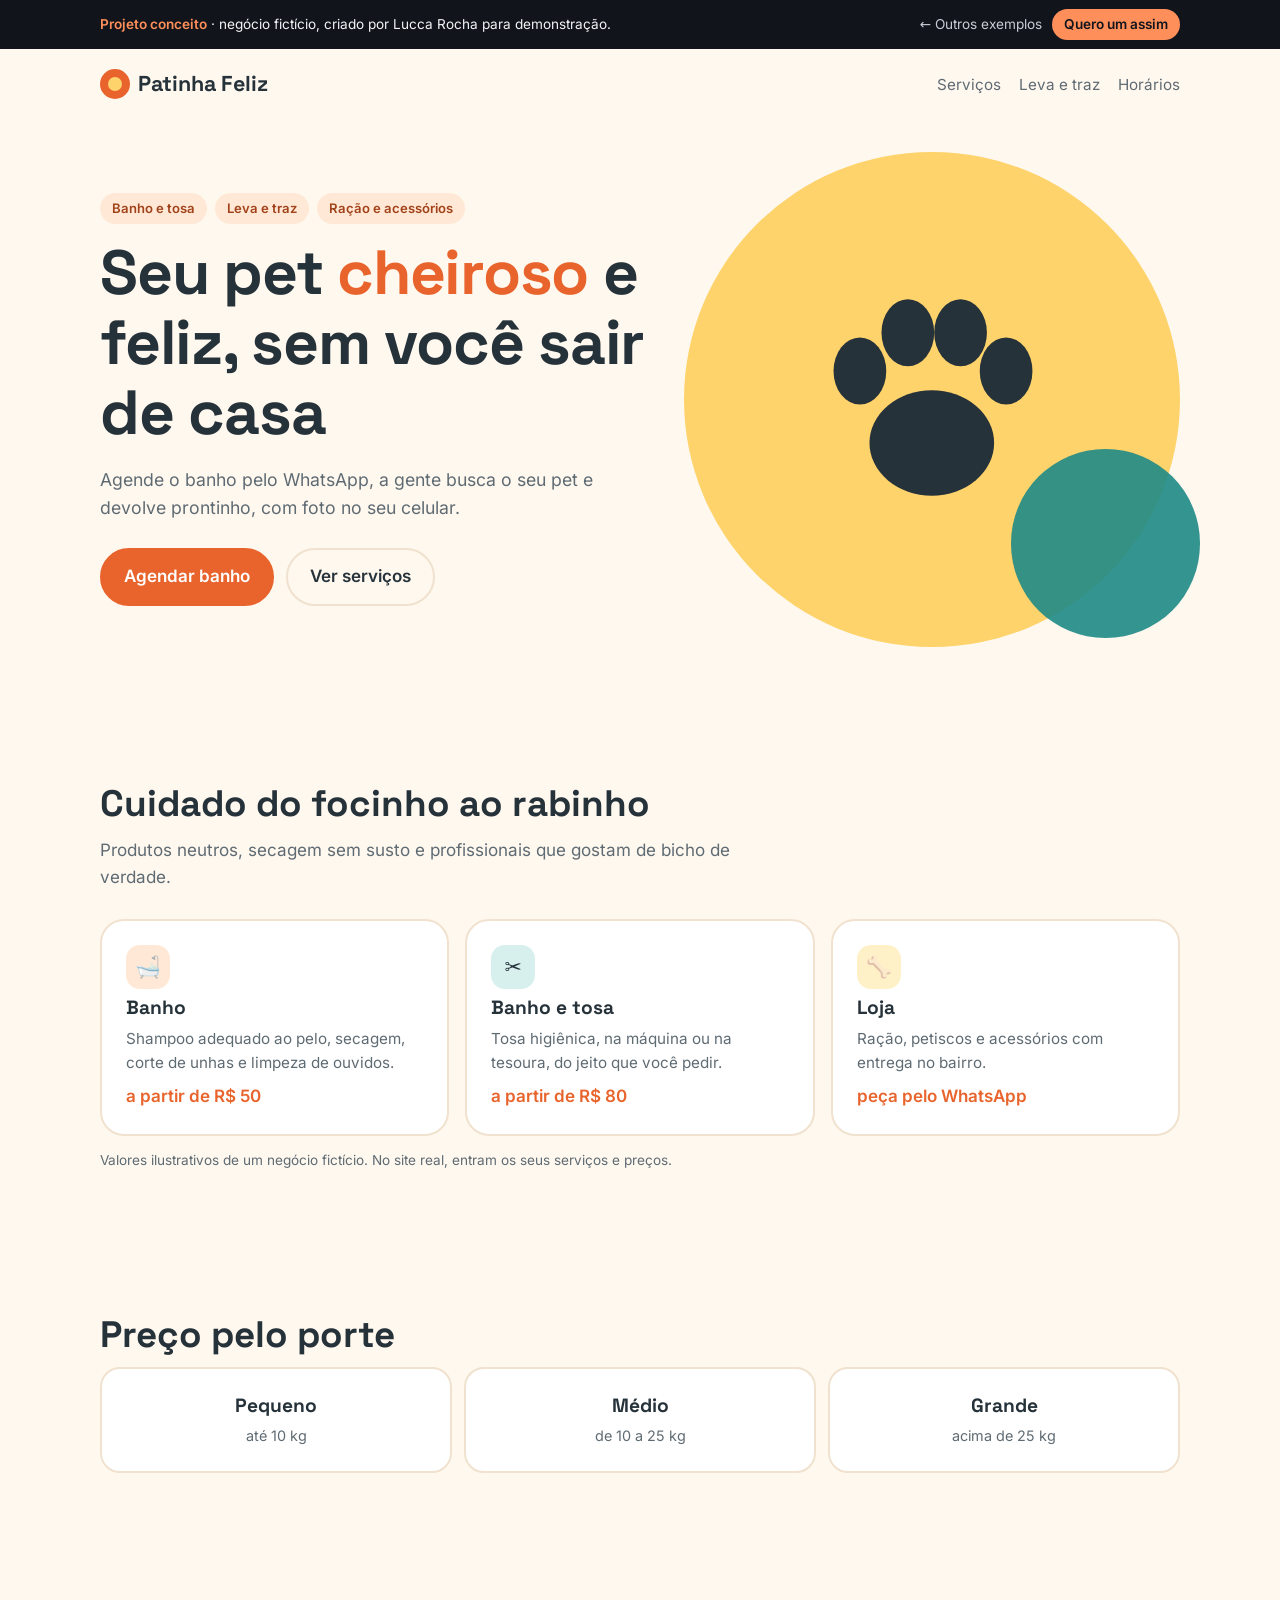
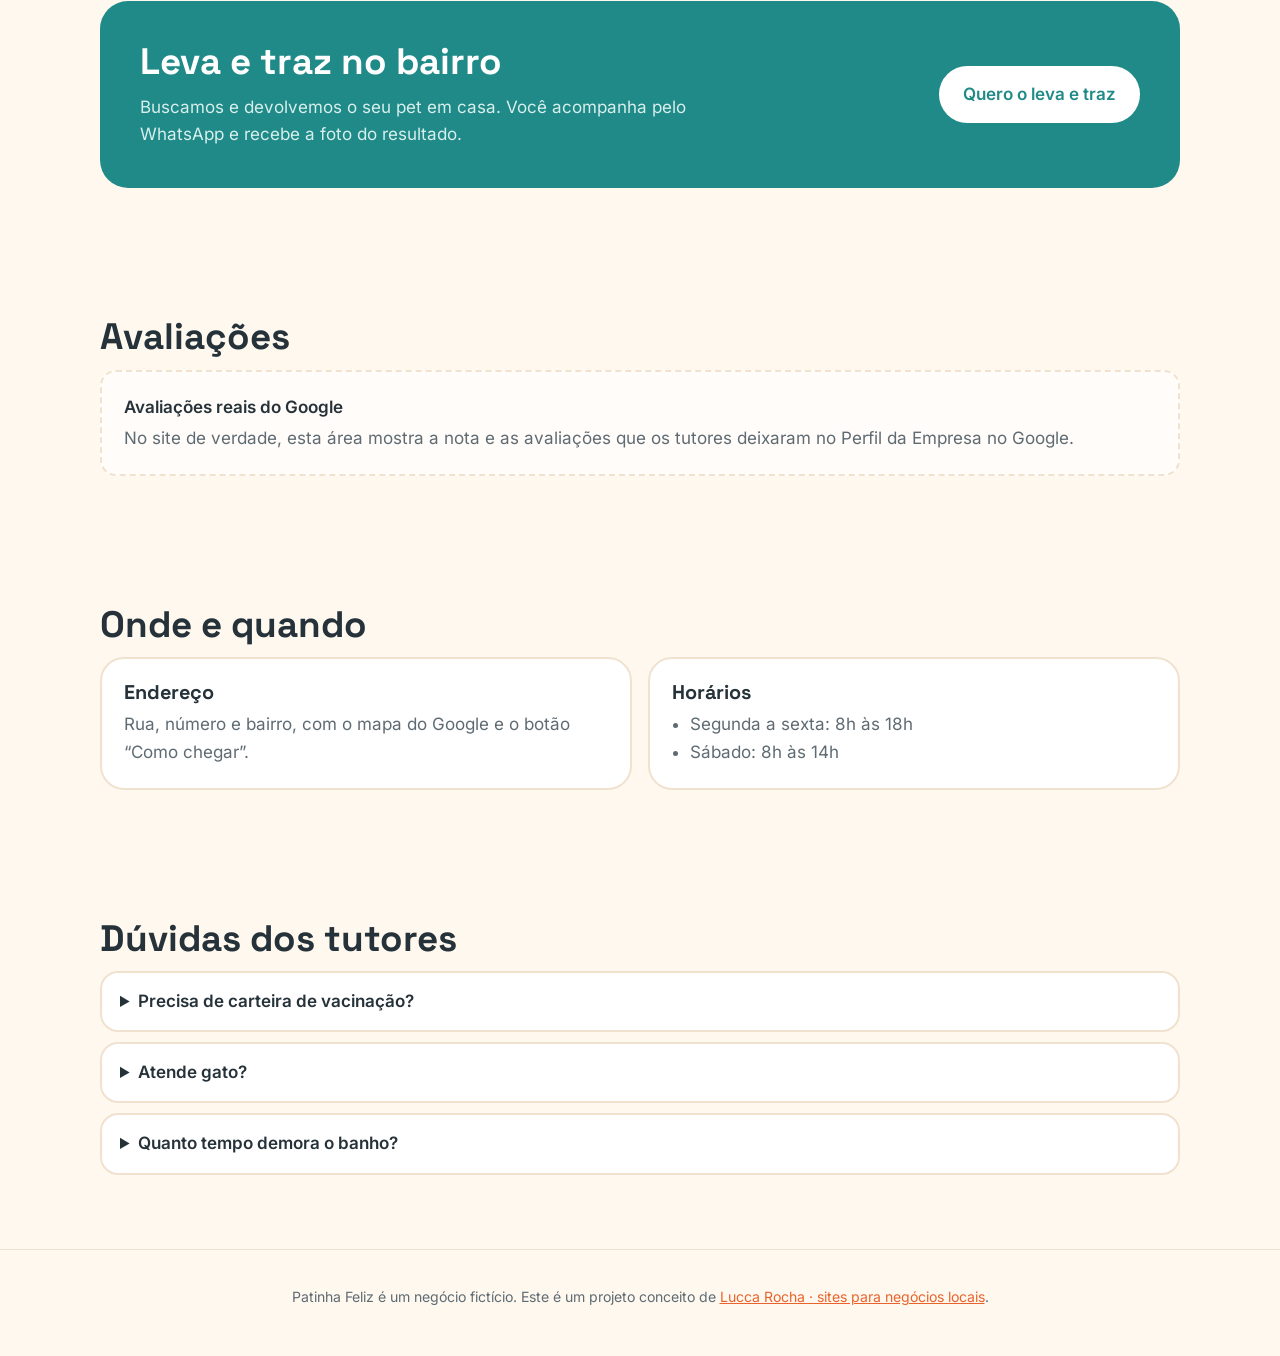
<file: conceitos/petshop.html>
<!doctype html>
<html lang="pt-BR">
<head>
  <meta charset="utf-8">
  <meta name="viewport" content="width=device-width, initial-scale=1">
  <title>Patinha Feliz · Projeto conceito</title>
  <meta name="description" content="Projeto conceito: site de demonstração para pet shop, criado por Lucca Rocha. Negócio fictício.">
  <meta name="robots" content="noindex, follow">
  <meta name="theme-color" content="#fff8ef">
  <link rel="stylesheet" href="../assets/fonts.css">
  <link rel="stylesheet" href="conceito.css">
  <style>
    :root {
      --bg: #fff8ef; --surface: #ffffff; --text: #26323a; --muted: #5f6b73; --line: #f0e2cf;
      --accent: #e8642c; --on-accent: #ffffff; --teal: #1f8a87; --sun: #ffd36b;
      --font-title: "Space Grotesk", system-ui, sans-serif; --font-body: "Inter", system-ui, sans-serif; --radius-btn: 999px;
    }
    .topo { padding: 18px 0; }
    .topo .wrap { display: flex; justify-content: space-between; align-items: center; }
    .marca { font-family: var(--font-title); font-weight: 700; font-size: 1.35rem; text-decoration: none; display: flex; gap: 8px; align-items: center; }
    .marca i { width: 30px; height: 30px; border-radius: 50%; background: var(--accent); display: inline-block; position: relative; }
    .marca i::after { content: ""; position: absolute; inset: 8px; border-radius: 50%; background: var(--sun); }
    .topo nav a { text-decoration: none; color: var(--muted); margin-left: 18px; font-size: 0.95rem; }
    .hero { padding: 32px 0 72px; }
    .hero .wrap { display: grid; grid-template-columns: 1.05fr 0.95fr; gap: 36px; align-items: center; }
    .hero h1 { font-size: clamp(2.3rem, 5.6vw, 3.9rem); letter-spacing: -0.02em; margin: 14px 0 18px; }
    .hero h1 span { color: var(--accent); }
    .chips { display: flex; flex-wrap: wrap; gap: 8px; }
    .chips span { background: #ffe9d6; color: #a2421a; font-weight: 700; font-size: 0.82rem; padding: 5px 12px; border-radius: 999px; }
    .hero p { color: var(--muted); font-size: 1.1rem; max-width: 46ch; margin: 0 0 26px; }
    .acoes { display: flex; flex-wrap: wrap; gap: 12px; }
    .bolha { aspect-ratio: 1; border-radius: 50%; background: var(--sun); display: grid; place-items: center; position: relative; }
    .bolha::before { content: ""; position: absolute; width: 38%; aspect-ratio: 1; border-radius: 50%; background: var(--teal); right: -4%; bottom: 2%; opacity: 0.9; }
    .bolha svg { width: 58%; position: relative; }
    .servicos { display: grid; grid-template-columns: repeat(3, 1fr); gap: 16px; }
    .servico { background: var(--surface); border: 2px solid var(--line); border-radius: 24px; padding: 24px; display: grid; gap: 8px; }
    .servico .ic { width: 44px; height: 44px; border-radius: 14px; display: grid; place-items: center; font-size: 1.3rem; background: #ffe9d6; }
    .servico:nth-child(2) .ic { background: #d7f0ee; }
    .servico:nth-child(3) .ic { background: #fff1c7; }
    .servico h3 { font-size: 1.2rem; }
    .servico p { margin: 0; color: var(--muted); font-size: 0.95rem; }
    .servico .valor { font-weight: 700; color: var(--accent); }
    .nota { color: var(--muted); font-size: 0.85rem; margin-top: 14px; }
    .leva { background: var(--teal); color: #fff; border-radius: 28px; padding: 40px; display: grid; grid-template-columns: 1.3fr 0.7fr; gap: 24px; align-items: center; }
    .leva .sub { color: #d8efed; margin-bottom: 0; }
    .leva .btn { background: #fff; color: var(--teal); border-color: #fff; justify-self: end; }
    .portes { display: grid; grid-template-columns: repeat(3, 1fr); gap: 12px; }
    .porte { text-align: center; background: var(--surface); border-radius: 20px; padding: 22px 14px; border: 2px solid var(--line); }
    .porte b { display: block; font-family: var(--font-title); font-size: 1.2rem; }
    .porte span { color: var(--muted); font-size: 0.9rem; }
    .info { display: grid; grid-template-columns: 1fr 1fr; gap: 16px; }
    .info article { background: var(--surface); border: 2px solid var(--line); border-radius: 24px; padding: 22px; }
    .info h3 { margin-bottom: 8px; }
    .info ul { margin: 0; padding-left: 18px; color: var(--muted); }
    .info p { margin: 0; color: var(--muted); }
    details { background: var(--surface); border: 2px solid var(--line); border-radius: 18px; padding: 0 18px; margin-bottom: 10px; }
    summary { cursor: pointer; font-weight: 700; padding: 15px 0; }
    details p { margin: 0 0 16px; color: var(--muted); }
    @media (max-width: 820px) {
      .hero .wrap, .info, .leva { grid-template-columns: 1fr; }
      .servicos { grid-template-columns: 1fr; }
      .bolha { max-width: 300px; margin-inline: auto; }
      .leva .btn { justify-self: start; }
      .topo nav { display: none; }
    }
    @media (max-width: 520px) { .portes { grid-template-columns: 1fr; } .leva { padding: 28px; } }
  </style>
</head>
<body>
  <div class="conceito-faixa"><div class="wrap">
    <span><b>Projeto conceito</b> · negócio fictício, criado por Lucca Rocha para demonstração.</span>
    <nav><a class="voltar" href="../sites.html#exemplos">← Outros exemplos</a><a class="quero" data-wa="Olá Lucca! Vi o projeto conceito de pet shop e quero um site assim." data-goal="conceito-petshop" href="https://wa.me/5541998861768" target="_blank" rel="noopener">Quero um assim</a></nav>
  </div></div>

  <header class="topo"><div class="wrap">
    <a class="marca" href="#"><i aria-hidden="true"></i>Patinha Feliz</a>
    <nav><a href="#servicos">Serviços</a><a href="#leva-e-traz">Leva e traz</a><a href="#local">Horários</a></nav>
  </div></header>

  <main>
    <section class="hero"><div class="wrap">
      <div>
        <div class="chips"><span>Banho e tosa</span><span>Leva e traz</span><span>Ração e acessórios</span></div>
        <h1>Seu pet <span>cheiroso</span> e feliz, sem você sair de casa</h1>
        <p>Agende o banho pelo WhatsApp, a gente busca o seu pet e devolve prontinho, com foto no seu celular.</p>
        <div class="acoes">
          <a class="btn" href="#" data-demo="Olá! Quero agendar um banho para o meu pet.">Agendar banho</a>
          <a class="btn ghost" href="#servicos">Ver serviços</a>
        </div>
      </div>
      <div class="bolha" aria-hidden="true">
        <svg viewBox="0 0 120 120" fill="#26323a">
          <ellipse cx="60" cy="78" rx="26" ry="22"/>
          <ellipse cx="30" cy="48" rx="11" ry="14"/><ellipse cx="50" cy="32" rx="11" ry="14"/>
          <ellipse cx="72" cy="32" rx="11" ry="14"/><ellipse cx="91" cy="48" rx="11" ry="14"/>
        </svg>
      </div>
    </div></section>

    <section id="servicos"><div class="wrap">
      <h2>Cuidado do focinho ao rabinho</h2>
      <p class="sub">Produtos neutros, secagem sem susto e profissionais que gostam de bicho de verdade.</p>
      <div class="servicos">
        <article class="servico"><span class="ic" aria-hidden="true">🛁</span><h3>Banho</h3><p>Shampoo adequado ao pelo, secagem, corte de unhas e limpeza de ouvidos.</p><span class="valor">a partir de R$ 50</span></article>
        <article class="servico"><span class="ic" aria-hidden="true">✂️</span><h3>Banho e tosa</h3><p>Tosa higiênica, na máquina ou na tesoura, do jeito que você pedir.</p><span class="valor">a partir de R$ 80</span></article>
        <article class="servico"><span class="ic" aria-hidden="true">🦴</span><h3>Loja</h3><p>Ração, petiscos e acessórios com entrega no bairro.</p><span class="valor">peça pelo WhatsApp</span></article>
      </div>
      <p class="nota">Valores ilustrativos de um negócio fictício. No site real, entram os seus serviços e preços.</p>
    </div></section>

    <section><div class="wrap">
      <h2>Preço pelo porte</h2>
      <div class="portes">
        <div class="porte"><b>Pequeno</b><span>até 10 kg</span></div>
        <div class="porte"><b>Médio</b><span>de 10 a 25 kg</span></div>
        <div class="porte"><b>Grande</b><span>acima de 25 kg</span></div>
      </div>
    </div></section>

    <section id="leva-e-traz"><div class="wrap">
      <div class="leva">
        <div><h2>Leva e traz no bairro</h2><p class="sub">Buscamos e devolvemos o seu pet em casa. Você acompanha pelo WhatsApp e recebe a foto do resultado.</p></div>
        <a class="btn" href="#" data-demo="Olá! Quero banho com leva e traz.">Quero o leva e traz</a>
      </div>
    </div></section>

    <section><div class="wrap">
      <h2>Avaliações</h2>
      <div class="placeholder"><b>Avaliações reais do Google</b>No site de verdade, esta área mostra a nota e as avaliações que os tutores deixaram no Perfil da Empresa no Google.</div>
    </div></section>

    <section id="local"><div class="wrap">
      <h2>Onde e quando</h2>
      <div class="info">
        <article><h3>Endereço</h3><p>Rua, número e bairro, com o mapa do Google e o botão “Como chegar”.</p></article>
        <article><h3>Horários</h3><ul><li>Segunda a sexta: 8h às 18h</li><li>Sábado: 8h às 14h</li></ul></article>
      </div>
    </div></section>

    <section><div class="wrap">
      <h2>Dúvidas dos tutores</h2>
      <details><summary>Precisa de carteira de vacinação?</summary><p>Sim, pedimos a vacinação em dia para a segurança de todos os pets.</p></details>
      <details><summary>Atende gato?</summary><p>Sim, com horário separado para que eles fiquem mais tranquilos.</p></details>
      <details><summary>Quanto tempo demora o banho?</summary><p>Cerca de 1h30 para porte pequeno. Avisamos pelo WhatsApp quando estiver pronto.</p></details>
    </div></section>
  </main>

  <footer class="rodape-conceito"><div class="wrap">Patinha Feliz é um negócio fictício. Este é um projeto conceito de <a href="../sites.html">Lucca Rocha · sites para negócios locais</a>.</div></footer>

  <script src="conceito.js"></script>
  <script src="../assets/script.js"></script>
</body>
</html>
</file>
<file: assets/fonts.css>
@font-face { font-family: 'Inter'; font-style: normal; font-weight: 400 600; font-display: swap; src: url(fonts/Inter.woff2) format('woff2'); unicode-range: U+0000-00FF, U+0131, U+0152-0153, U+02BB-02BC, U+02C6, U+02DA, U+02DC, U+0304, U+0308, U+0329, U+2000-206F, U+20AC, U+2122, U+2191, U+2193, U+2212, U+2215, U+FEFF, U+FFFD; }
@font-face { font-family: 'Space Grotesk'; font-style: normal; font-weight: 500 700; font-display: swap; src: url(fonts/SpaceGrotesk.woff2) format('woff2'); unicode-range: U+0000-00FF, U+0131, U+0152-0153, U+02BB-02BC, U+02C6, U+02DA, U+02DC, U+0304, U+0308, U+0329, U+2000-206F, U+20AC, U+2122, U+2191, U+2193, U+2212, U+2215, U+FEFF, U+FFFD; }
</file>
<file: assets/style.css>
:root {
  --bg: #0f1217;
  --surface: #171b22;
  --surface-2: #1e232c;
  --border: #272d38;
  --text: #e8eaee;
  --muted: #9aa3b2;
  --accent: #ff8f5a;
  --accent-2: #4fd1c5;
  --on-accent: #0f1217;
  --glow: rgba(255, 143, 90, 0.14);
  --erro: #ff7b7f;
  --radius: 16px;
  --font-title: "Space Grotesk", system-ui, sans-serif;
  --font-body: "Inter", system-ui, -apple-system, "Segoe UI", sans-serif;
  --font-mono: ui-monospace, "SFMono-Regular", Menlo, Consolas, monospace;
}

@media (prefers-color-scheme: light) {
  :root:not([data-theme="dark"]) {
    --bg: #faf8f5;
    --surface: #ffffff;
    --surface-2: #f3efe9;
    --border: #e7e2da;
    --text: #1b1f27;
    --muted: #5c6573;
    --accent: #bf3f0b;
    --accent-2: #0b7a71;
    --on-accent: #ffffff;
    --glow: rgba(191, 63, 11, 0.1);
    --erro: #c62828;
  }
}

:root[data-theme="light"] {
  --bg: #faf8f5;
  --surface: #ffffff;
  --surface-2: #f3efe9;
  --border: #e7e2da;
  --text: #1b1f27;
  --muted: #5c6573;
  --accent: #bf3f0b;
  --accent-2: #0b7a71;
  --on-accent: #ffffff;
  --glow: rgba(191, 63, 11, 0.1);
  --erro: #c62828;
}

* { box-sizing: border-box; }
html { scroll-behavior: smooth; }
body {
  margin: 0;
  background: var(--bg);
  color: var(--text);
  font-family: var(--font-body);
  font-size: 17px;
  line-height: 1.65;
  -webkit-font-smoothing: antialiased;
}
img { max-width: 100%; height: auto; display: block; }
a { color: inherit; }
:focus-visible { outline: 2px solid var(--accent); outline-offset: 3px; border-radius: 6px; }

.skip {
  position: absolute; left: 16px; top: -60px; padding: 8px 14px; z-index: 100;
  background: var(--accent); color: var(--on-accent); border-radius: 8px; text-decoration: none;
}
.skip:focus { top: 12px; }

/* brilho que segue o cursor */
.spotlight {
  position: fixed; inset: 0; pointer-events: none; z-index: 0;
  background: radial-gradient(520px circle at var(--mx, 70%) var(--my, 10%), var(--glow), transparent 60%);
}

.wrap { width: min(1100px, 100% - 32px); margin-inline: auto; position: relative; z-index: 1; }

/* navegação */
.nav {
  position: sticky; top: 0; z-index: 20;
  backdrop-filter: blur(12px);
  background: color-mix(in srgb, var(--bg) 78%, transparent);
  border-bottom: 1px solid var(--border);
}
.nav .wrap { display: flex; align-items: center; justify-content: space-between; height: 64px; gap: 16px; }
.brand { font-family: var(--font-title); font-weight: 700; font-size: 1.15rem; text-decoration: none; letter-spacing: -0.01em; }
.brand span { color: var(--accent); }
.nav ul { display: flex; gap: 22px; list-style: none; margin: 0; padding: 0; }
.nav ul a { text-decoration: none; color: var(--muted); font-size: 0.95rem; transition: color 0.2s; }
.nav ul a:hover { color: var(--text); }
.theme-btn {
  background: var(--surface); border: 1px solid var(--border); color: var(--text);
  border-radius: 999px; padding: 6px 12px; cursor: pointer; font: inherit; font-size: 0.85rem;
}
.theme-btn:hover { border-color: var(--accent); }

/* hero */
.hero { padding: 72px 0 56px; display: grid; grid-template-columns: 1.15fr 0.85fr; gap: 48px; align-items: center; }
.eyebrow {
  display: inline-flex; align-items: center; gap: 8px; font-size: 0.85rem; color: var(--muted);
  border: 1px solid var(--border); background: var(--surface); padding: 6px 12px; border-radius: 999px;
}
.dot { width: 8px; height: 8px; border-radius: 50%; background: var(--accent-2); box-shadow: 0 0 0 0 var(--accent-2); animation: pulse 2s infinite; }
@keyframes pulse { 70% { box-shadow: 0 0 0 8px transparent; } 100% { box-shadow: 0 0 0 0 transparent; } }
h1 {
  font-family: var(--font-title); font-weight: 700; letter-spacing: -0.03em; line-height: 1.04;
  font-size: clamp(2.3rem, 5.4vw, 4rem); margin: 20px 0 20px;
}
h1 em { font-style: normal; background: linear-gradient(100deg, var(--accent), var(--accent-2)); -webkit-background-clip: text; background-clip: text; color: transparent; }
.lead { color: var(--muted); font-size: 1.15rem; max-width: 56ch; margin: 0 0 28px; }
.lead strong { color: var(--text); font-weight: 600; }
.cta { display: flex; flex-wrap: wrap; gap: 12px; }
.btn {
  display: inline-flex; align-items: center; gap: 8px; text-decoration: none; font-weight: 600; font-size: 0.98rem;
  padding: 12px 20px; border-radius: 12px; border: 1px solid var(--border); background: var(--surface);
  transition: transform 0.15s, border-color 0.2s;
}
.btn:hover { transform: translateY(-2px); border-color: var(--accent); }
.btn.primary { background: var(--accent); color: var(--on-accent); border-color: var(--accent); }

.hero-side { display: grid; gap: 18px; justify-items: center; }
.photo {
  width: 168px; height: 168px; border-radius: 50%; padding: 4px;
  background: conic-gradient(from 210deg, var(--accent), var(--accent-2), var(--accent));
}
.photo img { width: 100%; height: 100%; border-radius: 50%; object-fit: cover; border: 4px solid var(--bg); }
.terminal {
  width: 100%; background: var(--surface); border: 1px solid var(--border); border-radius: var(--radius);
  font-family: var(--font-mono); font-size: 0.86rem; overflow: hidden;
}
.terminal-bar { display: flex; gap: 6px; padding: 10px 14px; background: var(--surface-2); border-bottom: 1px solid var(--border); }
.terminal-bar i { width: 10px; height: 10px; border-radius: 50%; background: var(--border); display: block; }
.terminal pre { margin: 0; padding: 16px 18px; line-height: 1.8; white-space: pre-wrap; color: var(--muted); }
.terminal .p { color: var(--accent-2); }
.terminal .v { color: var(--text); }
.caret { display: inline-block; width: 8px; height: 1em; background: var(--accent); vertical-align: text-bottom; animation: blink 1.1s steps(2) infinite; }
@keyframes blink { 50% { opacity: 0; } }

.facts { display: flex; flex-wrap: wrap; gap: 10px 28px; padding: 22px 0 8px; border-top: 1px solid var(--border); color: var(--muted); font-size: 0.95rem; }
.facts b { color: var(--text); font-family: var(--font-title); font-size: 1.25rem; margin-right: 6px; }

/* seções */
section { padding: 72px 0 8px; }
.sec-head { margin-bottom: 32px; }
.sec-head .tag { font-family: var(--font-mono); color: var(--accent); font-size: 0.85rem; }
h2 { font-family: var(--font-title); font-size: clamp(1.7rem, 3.4vw, 2.4rem); letter-spacing: -0.02em; line-height: 1.15; margin: 6px 0 0; }
.about { display: grid; grid-template-columns: 1.2fr 0.8fr; gap: 40px; }
.about p { color: var(--muted); margin: 0 0 16px; }
.about p strong { color: var(--text); font-weight: 600; }
.edu {
  background: var(--surface); border: 1px solid var(--border); border-radius: var(--radius); padding: 22px; align-self: start;
}
.edu small { color: var(--muted); display: block; font-family: var(--font-mono); font-size: 0.78rem; text-transform: uppercase; letter-spacing: 0.06em; }
.edu strong { display: block; font-family: var(--font-title); font-size: 1.2rem; margin: 6px 0 2px; }

.skills { display: grid; grid-template-columns: repeat(3, 1fr); gap: 16px; }
.skill-group { background: var(--surface); border: 1px solid var(--border); border-radius: var(--radius); padding: 22px; }
.skill-group h3 { font-family: var(--font-title); font-size: 1rem; margin: 0 0 14px; color: var(--muted); font-weight: 600; }
.chips { display: flex; flex-wrap: wrap; gap: 8px; }
.chip { font-size: 0.85rem; padding: 4px 11px; border-radius: 999px; background: var(--surface-2); border: 1px solid var(--border); }

/* projetos */
.projects { display: grid; grid-template-columns: repeat(2, 1fr); gap: 18px; }
.card {
  background: var(--surface); border: 1px solid var(--border); border-radius: var(--radius); padding: 24px;
  display: flex; flex-direction: column; gap: 12px; transition: transform 0.2s, border-color 0.2s;
}
.card:hover { transform: translateY(-4px); border-color: color-mix(in srgb, var(--accent) 55%, var(--border)); }
.card.featured { grid-column: 1 / -1; display: grid; grid-template-columns: 1fr 1.1fr; gap: 28px; align-items: center; }
.card h3 { font-family: var(--font-title); font-size: 1.25rem; margin: 0; letter-spacing: -0.01em; }
.card p { margin: 0; color: var(--muted); font-size: 0.97rem; }
.badge { align-self: flex-start; justify-self: start; font-family: var(--font-mono); font-size: 0.72rem; padding: 3px 9px; border-radius: 6px; border: 1px solid var(--border); color: var(--accent-2); }
.card .chips { margin-top: auto; }
.card .chip { font-size: 0.78rem; padding: 2px 9px; }
.card a.link { font-weight: 600; text-decoration: none; color: var(--accent); font-size: 0.95rem; }
.card a.link:hover { text-decoration: underline; }
.shot { border-radius: 12px; border: 1px solid var(--border); overflow: hidden; background: #fff; }
.shot figcaption { font-size: 0.74rem; color: var(--muted); padding: 8px 12px; background: var(--surface-2); }
.more { margin-top: 22px; }

/* serviços */
.services { display: grid; grid-template-columns: repeat(2, 1fr); gap: 16px; }
.service { background: var(--surface); border: 1px solid var(--border); border-radius: var(--radius); padding: 24px; }
.service h3 { font-family: var(--font-title); font-size: 1.15rem; margin: 0 0 8px; }
.service p { margin: 0; color: var(--muted); font-size: 0.97rem; }

footer { padding: 48px 0 40px; color: var(--muted); font-size: 0.88rem; text-align: center; }

/* entrada ao rolar */
.reveal { opacity: 0; transform: translateY(18px); transition: opacity 0.6s ease, transform 0.6s ease; }
.reveal.in { opacity: 1; transform: none; }
.no-js .reveal { opacity: 1; transform: none; }

@media (max-width: 860px) {
  body { font-size: 16px; }
  .hero, .about, .card.featured { grid-template-columns: 1fr; }
  .hero { padding-top: 40px; gap: 32px; }
  .skills, .projects, .services { grid-template-columns: 1fr; }
  .nav ul { display: none; }
  .hero-side { justify-items: start; }
}

@media (prefers-reduced-motion: reduce) {
  html { scroll-behavior: auto; }
  .reveal { opacity: 1; transform: none; transition: none; }
  .dot, .caret { animation: none; }
  .card, .btn { transition: none; }
}

/* diagnóstico gratuito e formulário */
.sec-intro { color: var(--muted); max-width: 62ch; margin: -12px 0 28px; }
.diag { display: grid; grid-template-columns: 0.8fr 1.2fr; gap: 18px; align-items: start; }
.diag.so-um { grid-template-columns: 1fr; max-width: 640px; }
.diag-card { background: var(--surface); border: 1px solid var(--border); border-radius: var(--radius); padding: 26px; }
.diag-card h3 { font-family: var(--font-title); font-size: 1.25rem; margin: 0 0 8px; letter-spacing: -0.01em; }
.diag-card p { margin: 0 0 18px; color: var(--muted); font-size: 0.97rem; }
.form-grid { display: grid; grid-template-columns: 1fr 1fr; gap: 14px; }
.field { display: grid; gap: 6px; }
.field.full { grid-column: 1 / -1; }
.field label { font-size: 0.85rem; font-weight: 600; }
.field label small { color: var(--muted); font-weight: 400; }
.field input, .field select, .field textarea {
  width: 100%; font: inherit; font-size: 0.97rem; color: var(--text); background: var(--bg);
  border: 1px solid var(--border); border-radius: 10px; padding: 10px 12px;
}
.field textarea { min-height: 88px; resize: vertical; }
.field input:focus-visible, .field select:focus-visible, .field textarea:focus-visible { outline: 2px solid var(--accent); outline-offset: 1px; border-color: var(--accent); }
.field .consent { display: flex; gap: 10px; align-items: flex-start; font-size: 0.88rem; font-weight: 400; color: var(--muted); }
.field .consent input { width: 18px; height: 18px; padding: 0; margin: 2px 0 0; border-radius: 4px; accent-color: var(--accent); flex: none; }
.field .consent a { color: var(--accent); }
.hp { position: absolute; left: -9999px; width: 1px; height: 1px; overflow: hidden; }
.form-status { min-height: 1.4em; font-size: 0.92rem; margin-top: 12px; }
.form-status.ok { color: var(--accent-2); }
.form-status.erro { color: var(--erro); }
button.btn { cursor: pointer; font-family: inherit; }
button.btn:disabled { opacity: 0.6; cursor: wait; transform: none; }

/* página de privacidade */
.prosa { max-width: 760px; padding: 56px 0 32px; }
.prosa h2 { font-family: var(--font-title); font-size: 1.35rem; margin: 34px 0 8px; letter-spacing: -0.01em; }
.prosa p, .prosa li { color: var(--muted); }
.prosa strong { color: var(--text); font-weight: 600; }
.prosa a { color: var(--accent); }
.prosa ul { padding-left: 20px; }
.prosa li { margin-bottom: 8px; }
.muted { color: var(--muted); }

@media (max-width: 860px) {
  .diag { grid-template-columns: 1fr; }
  .form-grid { grid-template-columns: 1fr; }
}

/* canais de contato dentro do cartão */
.canais { list-style: none; display: flex; flex-wrap: wrap; gap: 8px 18px; margin: 20px 0 0; padding: 0; font-size: 0.95rem; }
.canais a { color: var(--muted); text-decoration: none; }
.canais a:hover { color: var(--accent); text-decoration: underline; }
.sec-intro strong { color: var(--text); font-weight: 600; }

/* página de sites para negócios */
.hero-note { color: var(--muted); font-size: 0.9rem; margin: 16px 0 0; }
.diag-exemplo {
  margin: 0; background: var(--surface); border: 1px solid var(--border); border-radius: var(--radius);
  padding: 22px; box-shadow: 0 18px 50px -24px var(--glow);
}
.de-top { display: grid; gap: 2px; padding-bottom: 14px; border-bottom: 1px solid var(--border); }
.de-top small { font-family: var(--font-mono); font-size: 0.74rem; text-transform: uppercase; letter-spacing: 0.06em; color: var(--muted); }
.de-top strong { font-family: var(--font-title); font-size: 1.3rem; }
.de-placar { color: var(--muted); font-size: 0.92rem; }
.de-placar b { color: var(--accent); font-family: var(--font-title); font-size: 1.4rem; margin-right: 4px; }
.de-lista { list-style: none; margin: 14px 0; padding: 0; display: grid; gap: 10px; font-size: 0.94rem; }
.de-lista li { display: flex; align-items: center; gap: 10px; }
.st { font-family: var(--font-mono); font-size: 0.68rem; font-weight: 700; padding: 2px 7px; border-radius: 6px; min-width: 66px; text-align: center; border: 1px solid; }
.st.ok { color: var(--accent-2); border-color: color-mix(in srgb, var(--accent-2) 45%, transparent); }
.st.atencao { color: #d9a400; border-color: color-mix(in srgb, #d9a400 45%, transparent); }
.st.falta { color: var(--erro); border-color: color-mix(in srgb, var(--erro) 45%, transparent); }
.diag-exemplo figcaption { font-size: 0.78rem; color: var(--muted); }

.story { display: grid; grid-template-columns: 1.2fr 0.8fr; gap: 40px; }
.story p { color: var(--muted); margin: 0 0 16px; }
.story p strong { color: var(--text); font-weight: 600; }
.story-pontos { list-style: none; margin: 0; padding: 22px; display: grid; gap: 14px; background: var(--surface); border: 1px solid var(--border); border-radius: var(--radius); align-self: start; }
.story-pontos li { color: var(--muted); font-size: 0.95rem; padding-left: 22px; position: relative; }
.story-pontos li::before { content: "✓"; position: absolute; left: 0; color: var(--accent-2); font-weight: 700; }
.story-pontos b { color: var(--text); }

.steps { list-style: none; counter-reset: passo; margin: 0; padding: 0; display: grid; grid-template-columns: repeat(4, 1fr); gap: 16px; }
.steps li { counter-increment: passo; background: var(--surface); border: 1px solid var(--border); border-radius: var(--radius); padding: 22px; display: grid; gap: 8px; align-content: start; }
.steps li::before { content: "0" counter(passo); font-family: var(--font-mono); color: var(--accent); font-size: 0.85rem; }
.steps b { font-family: var(--font-title); font-size: 1.1rem; }
.steps span { color: var(--muted); font-size: 0.94rem; }

.plans { display: grid; grid-template-columns: repeat(3, 1fr); gap: 16px; align-items: stretch; }
.plan { background: var(--surface); border: 1px solid var(--border); border-radius: var(--radius); padding: 24px; display: flex; flex-direction: column; gap: 12px; position: relative; }
.plan.destaque { border-color: var(--accent); box-shadow: 0 18px 50px -28px var(--glow); }
.plan h3 { font-family: var(--font-title); font-size: 1.35rem; margin: 0; }
.plan-para { color: var(--muted); margin: 0; font-size: 0.95rem; }
.plan ul { margin: 4px 0 8px; padding: 0; list-style: none; display: grid; gap: 9px; font-size: 0.94rem; }
.plan li { padding-left: 22px; position: relative; color: var(--muted); }
.plan li::before { content: "✓"; position: absolute; left: 0; color: var(--accent-2); font-weight: 700; }
.plan li b { color: var(--text); }
.plan code { font-family: var(--font-mono); font-size: 0.82em; color: var(--text); }
.plan .btn { margin-top: auto; justify-content: center; }
.plan-selo { align-self: flex-start; font-family: var(--font-mono); font-size: 0.72rem; padding: 3px 9px; border-radius: 6px; background: var(--accent); color: var(--on-accent); }
.plans-nota { color: var(--muted); font-size: 0.9rem; margin: 16px 0 0; }
.plan-preco { margin: 2px 0 0; display: flex; flex-wrap: wrap; align-items: baseline; gap: 4px 8px; }
.plan-preco b { font-family: var(--font-title); font-size: 1.7rem; letter-spacing: -0.01em; }
.plan-preco s { color: var(--muted); font-size: 0.98rem; }
.plan-preco small { color: var(--muted); font-size: 0.85rem; }

/* preço de lançamento: o script troca para o preço normal quando o prazo ou as vagas acabam */
.pos-lanc { display: none; }
.lanc-fim .so-lanc { display: none; }
.lanc-fim .pos-lanc { display: inline; }

.conceitos { display: grid; grid-template-columns: repeat(4, 1fr); gap: 16px; }
.conceito {
  background: var(--surface); border: 1px solid var(--border); border-radius: var(--radius); padding: 16px 16px 20px;
  display: flex; flex-direction: column; gap: 8px; text-decoration: none; transition: transform 0.2s, border-color 0.2s;
}
.conceito:hover { transform: translateY(-4px); border-color: color-mix(in srgb, var(--accent) 55%, var(--border)); }
.conceito b { font-family: var(--font-title); font-size: 1.15rem; }
.conceito > span:last-child { color: var(--muted); font-size: 0.92rem; }
.conceito-link { color: var(--accent) !important; font-weight: 600; margin-top: auto; padding-top: 6px; }
.conceito-link span { display: inline-block; transition: transform 0.2s; }
.conceito:hover .conceito-link span { transform: translateX(4px); }
.conceito-tela {
  aspect-ratio: 4 / 3; border-radius: 10px; background: var(--c1); border: 1px solid var(--border);
  display: grid; align-content: center; gap: 8px; padding: 0 18%; margin-bottom: 6px;
}
.conceito-tela i { display: block; height: 8px; border-radius: 4px; background: var(--c2); opacity: 0.35; }
.conceito-tela i:first-child { height: 14px; width: 80%; opacity: 1; }
.conceito-tela i:last-child { width: 46%; height: 18px; border-radius: 9px; opacity: 1; }

.quem { display: flex; gap: 28px; align-items: center; }
.quem .photo { flex: none; width: 128px; height: 128px; }
.quem .tag { font-family: var(--font-mono); color: var(--accent); font-size: 0.85rem; }
.quem h3 { font-family: var(--font-title); font-size: 1.3rem; margin: 4px 0 6px; }
.quem p { margin: 0 0 8px; color: var(--muted); max-width: 60ch; }
.quem .link { font-weight: 600; text-decoration: none; color: var(--accent); }
.quem .link:hover { text-decoration: underline; }

.launch {
  margin-top: 28px; display: flex; flex-wrap: wrap; gap: 20px; align-items: center; justify-content: space-between;
  padding: 26px; border-radius: var(--radius); border: 1px dashed var(--accent);
  background: color-mix(in srgb, var(--accent) 7%, var(--surface));
}
.launch > div { max-width: 62ch; }
.launch .tag { font-family: var(--font-mono); color: var(--accent); font-size: 0.85rem; }
.launch h3 { font-family: var(--font-title); font-size: 1.3rem; margin: 4px 0 8px; }
.launch p { margin: 0; color: var(--muted); font-size: 0.97rem; }

.garantias { display: grid; grid-template-columns: repeat(3, 1fr); gap: 16px; }
.garantias > div { display: grid; gap: 6px; padding: 20px 0 0; border-top: 2px solid var(--accent-2); }
.garantias b { font-family: var(--font-title); font-size: 1.08rem; }
.garantias span { color: var(--muted); font-size: 0.94rem; }

.faq { display: grid; gap: 10px; max-width: 820px; }
.faq details { background: var(--surface); border: 1px solid var(--border); border-radius: 12px; padding: 0 20px; }
.faq details[open] { border-color: color-mix(in srgb, var(--accent) 45%, var(--border)); }
.faq summary { cursor: pointer; font-weight: 600; padding: 16px 0; list-style: none; display: flex; justify-content: space-between; gap: 16px; }
.faq summary::-webkit-details-marker { display: none; }
.faq summary::after { content: "+"; color: var(--accent); font-family: var(--font-mono); font-size: 1.2rem; line-height: 1; }
.faq details[open] summary::after { content: "−"; }
.faq details p { margin: 0 0 18px; color: var(--muted); font-size: 0.96rem; }

.wa-float {
  position: fixed; right: 16px; bottom: 16px; z-index: 30; text-decoration: none; font-weight: 700; font-size: 0.95rem;
  padding: 12px 18px; border-radius: 999px; background: #25d366; color: #0b2e17; box-shadow: 0 10px 30px -10px rgba(0, 0, 0, 0.5);
}
.wa-float:hover { transform: translateY(-2px); }
footer a { color: var(--muted); }

@media (max-width: 860px) {
  .nav .wrap { height: auto; min-height: 64px; flex-wrap: wrap; padding: 10px 0; }
  .nav nav { flex-basis: 100%; order: 3; overflow: hidden; }
  .nav ul { gap: 18px; overflow-x: auto; padding-bottom: 2px; scrollbar-width: none; white-space: nowrap; }
  .nav ul::-webkit-scrollbar { display: none; }
  .story, .plans, .garantias { grid-template-columns: 1fr; }
  .steps, .conceitos { grid-template-columns: 1fr 1fr; }
}
@media (max-width: 520px) {
  .steps, .conceitos { grid-template-columns: 1fr; }
  .quem { flex-direction: column; align-items: flex-start; }
  footer { padding-bottom: 88px; }
}

/* aviso de cookies */
.cookies {
  position: fixed; left: 16px; right: 16px; bottom: 16px; z-index: 40; max-width: 720px; margin-inline: auto;
  background: var(--surface); border: 1px solid var(--border); border-radius: var(--radius);
  padding: 18px 20px; box-shadow: 0 20px 50px -20px rgba(0, 0, 0, 0.6); font-size: 0.92rem;
}
.cookies[hidden] { display: none; }
.cookies p { margin: 0 0 12px; color: var(--muted); }
.cookies p strong { color: var(--text); margin-right: 6px; }
.cookies a { color: var(--accent); }
.cookies-opcoes { display: grid; gap: 8px; margin: 0 0 14px; }
.cookies-opcoes[hidden] { display: none; }
.cookies-opcoes label { display: flex; gap: 10px; align-items: center; }
.cookies-opcoes input { width: 18px; height: 18px; accent-color: var(--accent); }
.cookies-opcoes small { color: var(--muted); }
.cookies-botoes { display: grid; grid-template-columns: repeat(3, 1fr); gap: 8px; }
.cookies-botoes .btn { justify-content: center; padding: 10px 12px; font-size: 0.9rem; }
.link-cookies { background: none; border: 0; padding: 0; font: inherit; color: var(--muted); text-decoration: underline; cursor: pointer; }
.link-cookies[hidden] { display: none; }
@media (max-width: 520px) { .cookies-botoes { grid-template-columns: 1fr; } }
</file>
<file: conceitos/conceito.css>
/* base comum dos projetos conceito: cada página define as próprias cores em :root */
* { box-sizing: border-box; }
html { scroll-behavior: smooth; }
body {
  margin: 0; background: var(--bg); color: var(--text);
  font-family: var(--font-body, system-ui, -apple-system, "Segoe UI", sans-serif);
  font-size: 17px; line-height: 1.6; -webkit-font-smoothing: antialiased;
}
img { max-width: 100%; display: block; }
a { color: inherit; }
:focus-visible { outline: 2px solid var(--accent); outline-offset: 3px; border-radius: 6px; }
.wrap { width: min(1080px, 100% - 32px); margin-inline: auto; }
section { padding: 64px 0; }
h1, h2, h3 { font-family: var(--font-title, inherit); line-height: 1.12; margin: 0; }
h2 { font-size: clamp(1.6rem, 3.6vw, 2.3rem); margin-bottom: 12px; }
.sub { color: var(--muted); max-width: 60ch; margin: 0 0 28px; }

/* faixa que deixa claro que é demonstração */
.conceito-faixa {
  position: sticky; top: 0; z-index: 50; background: #11151b; color: #f2f3f5;
  font-family: "Inter", system-ui, sans-serif; font-size: 0.85rem; line-height: 1.4;
}
.conceito-faixa .wrap { display: flex; flex-wrap: wrap; align-items: center; justify-content: space-between; gap: 8px 16px; padding: 9px 0; }
.conceito-faixa b { color: #ff8f5a; }
.conceito-faixa nav { display: flex; gap: 10px; align-items: center; }
.conceito-faixa a { text-decoration: none; }
.conceito-faixa .voltar { color: #c9ced6; }
.conceito-faixa .voltar:hover { color: #fff; }
.conceito-faixa .quero { background: #ff8f5a; color: #11151b; font-weight: 700; padding: 6px 12px; border-radius: 999px; white-space: nowrap; }

/* botões genéricos; cada página ajusta forma e cor */
.btn {
  display: inline-flex; align-items: center; justify-content: center; gap: 8px; text-decoration: none; cursor: pointer;
  font: inherit; font-weight: 700; padding: 13px 22px; border-radius: var(--radius-btn, 12px);
  border: 2px solid var(--accent); background: var(--accent); color: var(--on-accent);
  transition: transform 0.15s;
}
.btn:hover { transform: translateY(-2px); }
.btn.ghost { background: transparent; color: var(--text); border-color: var(--line); }

/* espaço reservado para avaliações: no site real elas vêm do Google */
.placeholder {
  border: 2px dashed var(--line); border-radius: 16px; padding: 22px; color: var(--muted); background: color-mix(in srgb, var(--surface) 60%, transparent);
}
.placeholder b { color: var(--text); display: block; margin-bottom: 4px; }

/* aviso quando alguém clica num botão do negócio fictício */
.toast {
  position: fixed; left: 50%; bottom: 20px; z-index: 60; transform: translate(-50%, calc(100% + 40px)); visibility: hidden;
  width: min(440px, 100% - 32px); background: #11151b; color: #f2f3f5; border-radius: 14px; padding: 14px 16px;
  font-family: "Inter", system-ui, sans-serif; font-size: 0.92rem; box-shadow: 0 16px 40px -12px rgba(0, 0, 0, 0.5);
  transition: transform 0.3s ease, visibility 0.3s;
}
.toast.on { transform: translate(-50%, 0); visibility: visible; }
.toast a { color: #ff8f5a; font-weight: 700; }

.rodape-conceito { padding: 36px 0 48px; text-align: center; font-size: 0.88rem; color: var(--muted); border-top: 1px solid var(--line); }
.rodape-conceito a { color: var(--accent); }

@media (prefers-reduced-motion: reduce) { .btn, .toast { transition: none; } html { scroll-behavior: auto; } }
@media (max-width: 560px) { .conceito-faixa .voltar { display: none; } section { padding: 48px 0; } }
</file>
